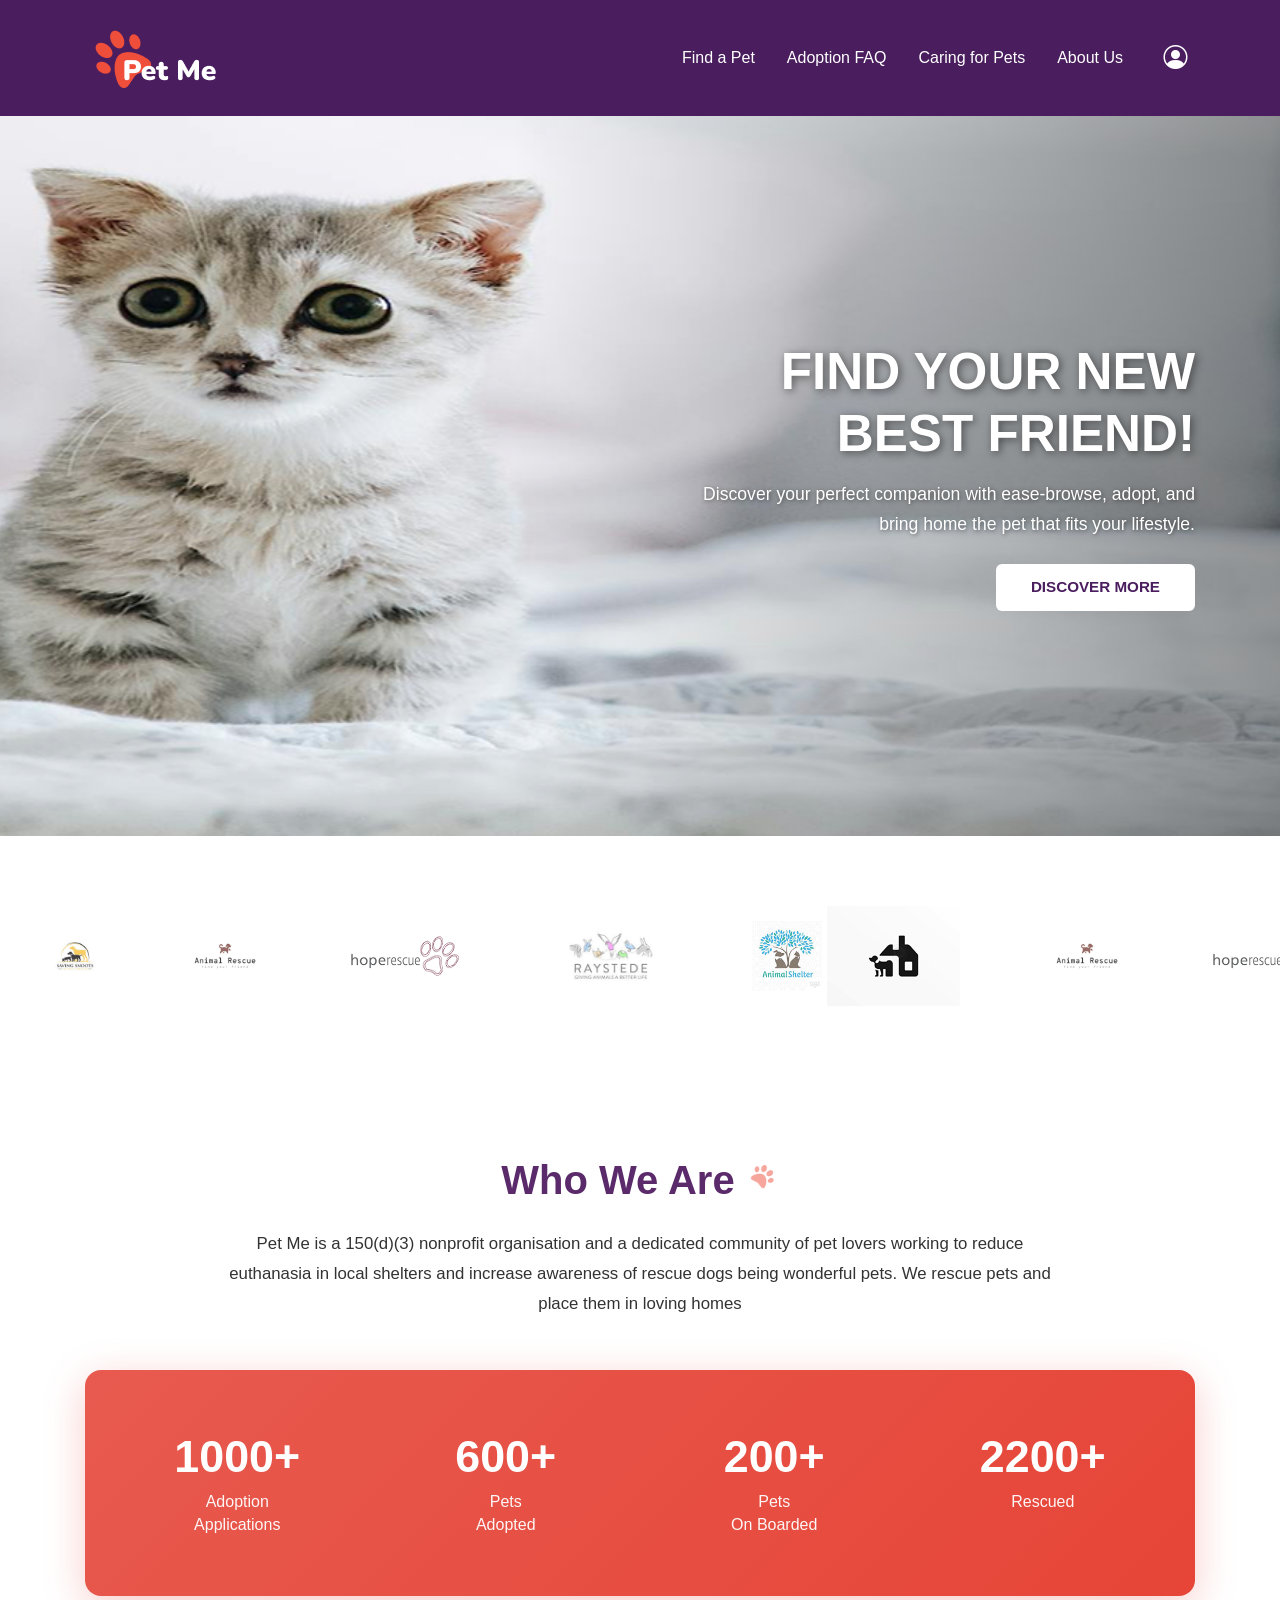
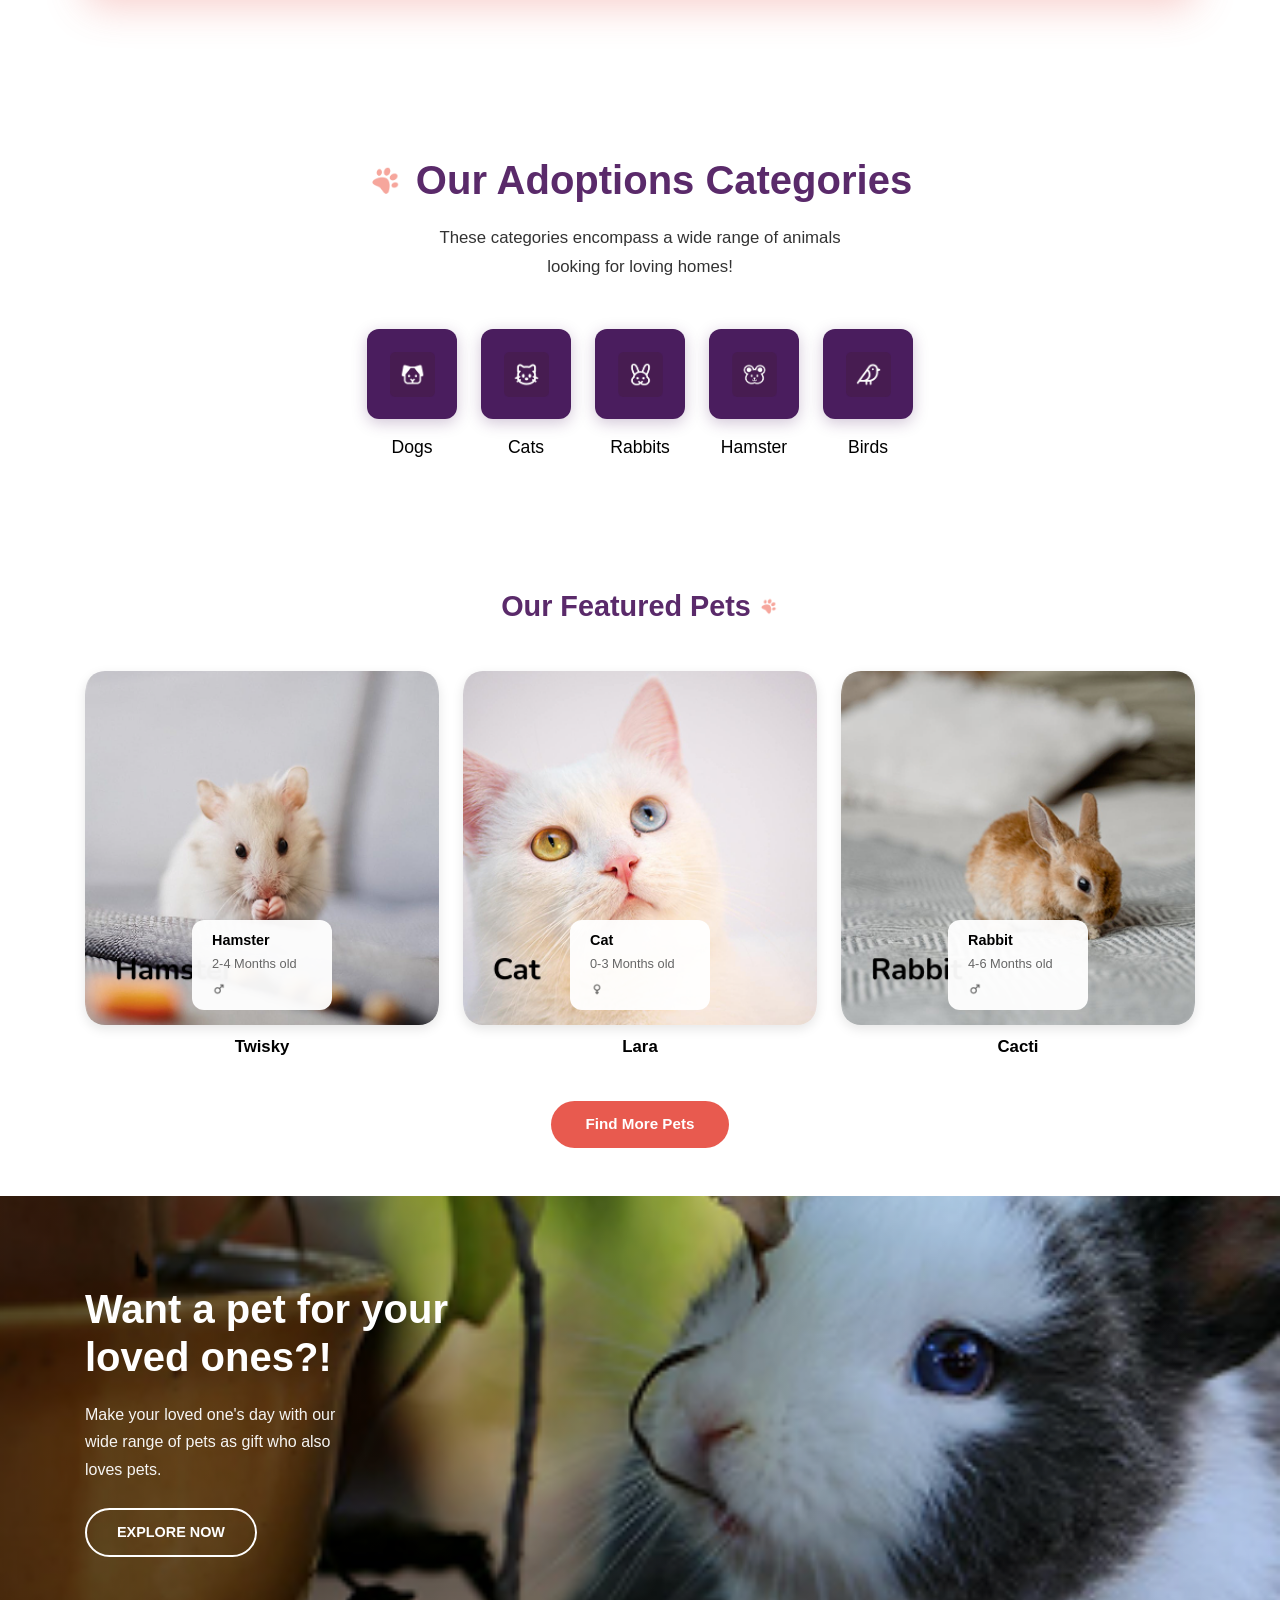
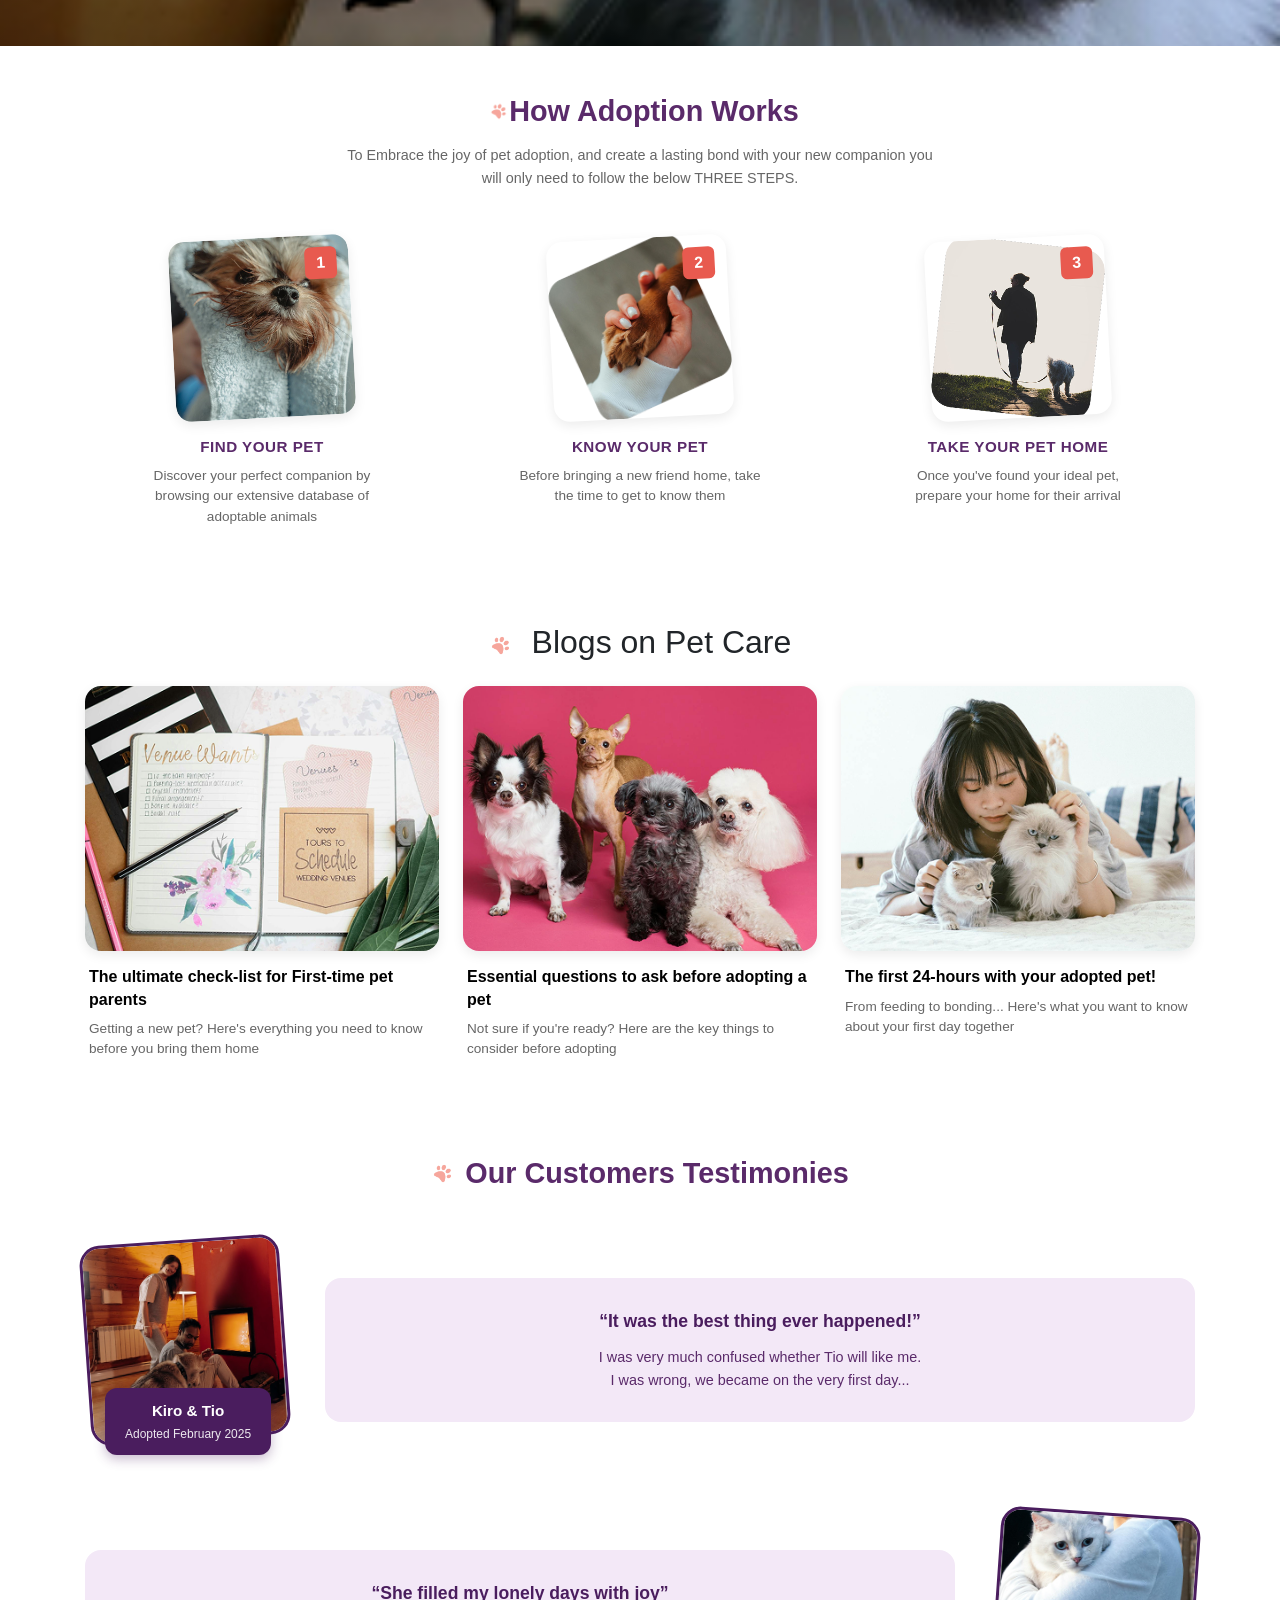
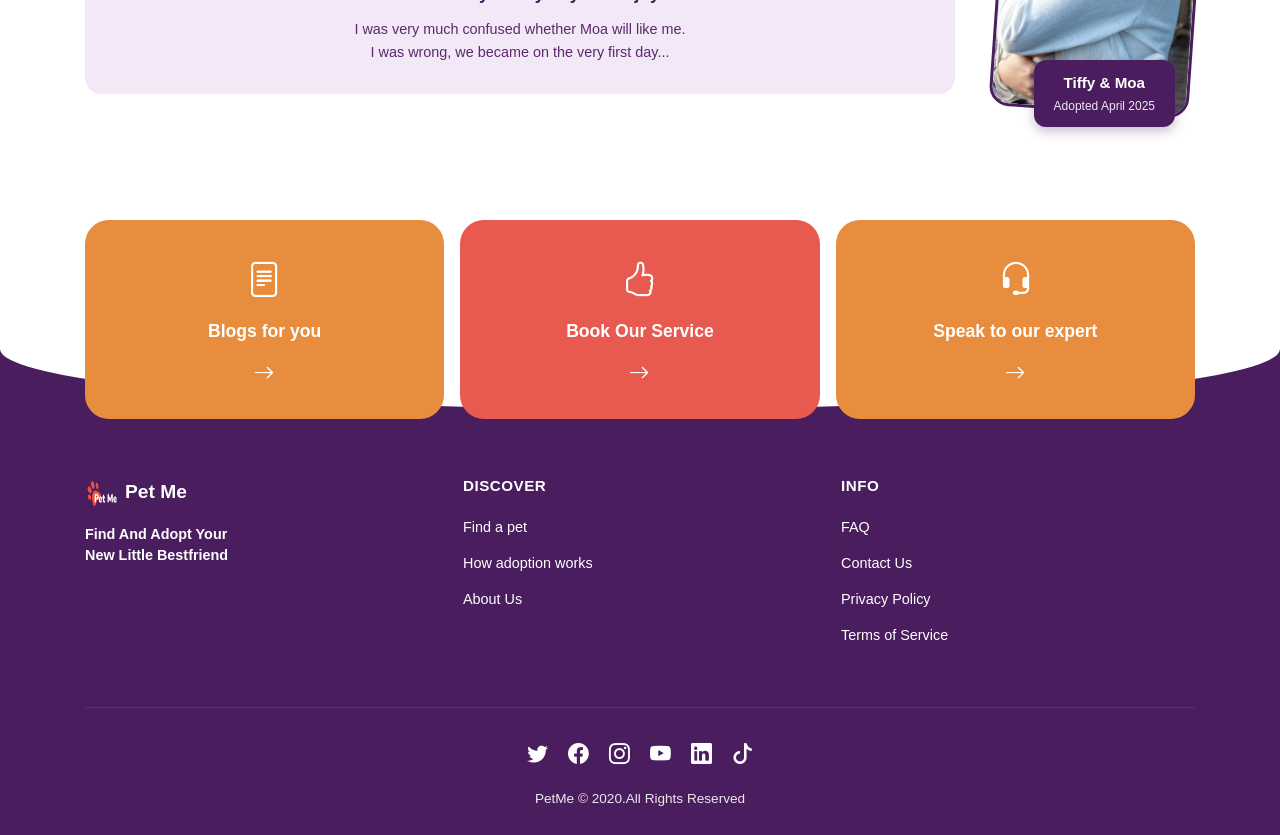
<file: index.html>
<!DOCTYPE html>
<html lang="en">
<head>
  <meta charset="UTF-8">
  <meta name="viewport" content="width=device-width, initial-scale=1.0">
  <title>Pet Me - Home</title>
  <link href="https://cdn.jsdelivr.net/npm/bootstrap@5.3.2/dist/css/bootstrap.min.css" rel="stylesheet">
  <link rel="stylesheet" href="https://cdn.jsdelivr.net/npm/bootstrap-icons@1.11.1/font/bootstrap-icons.css">
  <link rel="stylesheet" href="./pet/css/home.css">
</head>
<body>

  <!-- Navbar -->
 <nav class="navbar navbar-expand-lg navbar-dark navbar-custom py-3">
  <div class="container">
    <a href="./index.html" class="navbar-brand d-flex align-items-center fw-bold">
      <img src="./pet/images/logo.png" alt="Pet Me" height="32" class="me-2">
    </a>
    
    <button class="navbar-toggler" type="button" data-bs-toggle="collapse" data-bs-target="#navbarNav">
      <span class="navbar-toggler-icon"></span>
    </button>
    
    <div class="collapse navbar-collapse" id="navbarNav">
      <ul class="navbar-nav ms-auto align-items-center">
        <li class="nav-item mx-2">
          <a class="nav-link text-white" href="./Pet.html">Find a Pet</a>
        </li>
        <li class="nav-item mx-2">
          <a class="nav-link text-white" href="./Faq.html">Adoption FAQ</a>
        </li>
        <li class="nav-item mx-2">
          <a class="nav-link text-white" href="./caring.html">Caring for Pets</a>
        </li>
        <li class="nav-item mx-2">
          <a class="nav-link text-white" href="./about.html">About Us</a>
        </li>
        <li class="nav-item ms-3">
          <a class="nav-link text-white" href="#">
            <i class="bi bi-person-circle fs-4"></i>
          </a>
        </li>
      </ul>
    </div>
  </div>
</nav>

  <!-- Hero Banner -->
  <section class="hero-section">
    <div class="container-fluid px-0">
      <div class="banner-wrapper">
        <img src="./pet/images/header  image.png" alt="Kitten" class="banner-img">
        <div class="banner-overlay animate-fade-up">
          <div class="container">
            <div class="row justify-content-end">
              <div class="col-lg-6 col-md-8 hero-text text-end">
                <h1 class="mb-3">
                  FIND YOUR NEW<br>BEST FRIEND!
                </h1>
                <p class="mb-4">
                  Discover your perfect companion with ease-browse, adopt, and bring home 
                  the pet that fits your lifestyle.
                </p>
                <button class="btn btn-discover">
                  DISCOVER MORE
                </button>
              </div>
            </div>
          </div>
        </div>
      </div>
    </div>
  </section>

  <!-- Logo Section with Full Width Horizontal Scroll -->
<section class="logo-section">
  <div class="container-fluid px-0">
    <div class="logo-marquee-wrapper">
      <div class="scrolling-logos-track">
        <img src="./pet/images/saving shots logo.png" alt="Saving Shots" class="scroll-logo">
        <img src="./pet/images/animal rescue logo.png" alt="Animal Rescue" class="scroll-logo">
        <img src="./pet/images/hope rescur logo.png" alt="Hope Rescue" class="scroll-logo">
        <img src="./pet/images/ray logo.png" alt="Ray" class="scroll-logo">
        <img src="./pet/images/tree logo.png" alt="Tree" class="scroll-logo">
        <img src="./pet/images/saving shots logo.png" alt="Saving Shots" class="scroll-logo">
        <img src="./pet/images/animal rescue logo.png" alt="Animal Rescue" class="scroll-logo">
        <img src="./pet/images/hope rescur logo.png" alt="Hope Rescue" class="scroll-logo">
        <img src="./pet/images/ray logo.png" alt="Ray" class="scroll-logo">
        <img src="./pet/images/tree logo.png" alt="Tree" class="scroll-logo">
      </div>
      
      <div class="house-overlay">
        <img src="./pet/images/black house logo.png" alt="Dog" class="dog-img">
      </div>
    </div>
  </div>
</section>

  <!-- Who We Are Section -->
  <section class="who-we-are-section">
    <div class="container">
      <div class="text-center mb-5">
        <h2 class="who-we-are-title">
          Who We Are 
          <img src="./pet/images/paw icon.png" alt="Paw" class="paw-img">
        </h2>
        <p class="who-we-are-text mx-auto">
          Pet Me is a 150(d)(3) nonprofit organisation and a dedicated community of pet 
          lovers working to reduce euthanasia in local shelters and increase awareness of 
          rescue dogs being wonderful pets. We rescue pets and place them in loving 
          homes
        </p>
      </div>

      <div class="stats-card">
        <div class="row text-center">
          <div class="col-6 col-md-3 stat-item">
            <h3 class="stat-number">1000+</h3>
            <p class="stat-label">Adoption<br>Applications</p>
          </div>
          <div class="col-6 col-md-3 stat-item">
            <h3 class="stat-number">600+</h3>
            <p class="stat-label">Pets<br>Adopted</p>
          </div>
          <div class="col-6 col-md-3 stat-item">
            <h3 class="stat-number">200+</h3>
            <p class="stat-label">Pets<br>On Boarded</p>
          </div>
          <div class="col-6 col-md-3 stat-item">
            <h3 class="stat-number">2200+</h3>
            <p class="stat-label">Rescued</p>
          </div>
        </div>
      </div>
    </div>
  </section>

 <!-- Our Adoptions Categories Section -->
<section class="adoption-categories-section">
  <div class="container">
    <div class="text-center mb-5">
      <h2 class="categories-title">
        <img src="./pet/images/paw icon.png" alt="Paw" class="paw-img-title">
        Our Adoptions Categories
      </h2>
      <p class="categories-subtitle">
        These categories encompass a wide range of animals<br>
        looking for loving homes!
      </p>
    </div>

    <div class="row justify-content-center g-4">
      <div class="col-auto">
        <a href="dogadoption.html" class="category-card">
          <div class="category-icon-box">
            <img src="./pet/images/dogs icon.png" alt="Dogs" class="category-icon">
          </div>
          <p class="category-name">Dogs</p>
        </a>
      </div>

      <div class="col-auto">
        <a href="catadoption.html" class="category-card">
          <div class="category-icon-box">
            <img src="./pet/images/cats icon.png" alt="Cats" class="category-icon">
          </div>
          <p class="category-name">Cats</p>
        </a>
      </div>

      <div class="col-auto">
        <a href="rabbitadoption.html" class="category-card">
          <div class="category-icon-box">
            <img src="./pet/images/rabbits icon.png" alt="Rabbits" class="category-icon">
          </div>
          <p class="category-name">Rabbits</p>
        </a>
      </div>

      <div class="col-auto">
        <a href="hamsteradoption.html" class="category-card">
          <div class="category-icon-box">
            <img src="./pet/images/hamster icon.png" alt="Hamster" class="category-icon">
          </div>
          <p class="category-name">Hamster</p>
        </a>
      </div>

      <div class="col-auto">
        <a href="birdadoption.html" class="category-card">
          <div class="category-icon-box">
            <img src="./pet/images/birds icon.png" alt="Birds" class="category-icon">
          </div>
          <p class="category-name">Birds</p>
        </a>
      </div>
    </div>
  </div>
</section>
<!-- Our Featured Pets Section -->
<section class="featured-pets-section py-5">
  <div class="container">
    <div class="text-center mb-5">
      <h2 class="section-title-featured">
        Our Featured Pets
        <img src="./pet/images/paw icon.png" alt="Paw" class="paw-icon-featured">
      </h2>
    </div>

    <div class="row justify-content-center g-4 mb-4">
      
      <!-- Hamster -->
      <div class="col-12 col-sm-6 col-lg-4">
        <a href="hamsteradoption.html" class="featured-pet-card">
          <div class="featured-pet-img-wrapper">
            <img src="./pet/images/home feature image 1.png" alt="" class="featured-pet-img">
            <div class="pet-info-overlay">
              <div class="pet-type">Hamster</div>
              <div class="pet-age-info">2-4 Months old</div>
              <img src="./pet/images/male icon.png" alt="male" class="pet-gender-icon-overlay">
            </div>
          </div>
          <h5 class="featured-pet-name">Twisky</h5>
        </a>
      </div>

      <!-- Cat -->
      <div class="col-12 col-sm-6 col-lg-4">
        <a href="catadoption.html" class="featured-pet-card">
          <div class="featured-pet-img-wrapper">
            <img src="./pet/images/Home featured image 2.png" alt="Cat" class="featured-pet-img">
            <div class="pet-info-overlay">
              <div class="pet-type">Cat</div>
              <div class="pet-age-info">0-3 Months old</div>
              <img src="./pet/images/female icon.png" alt="female" class="pet-gender-icon-overlay">
            </div>
          </div>
          <h5 class="featured-pet-name">Lara</h5>
        </a>
      </div>

      <!-- Rabbit -->
      <div class="col-12 col-sm-6 col-lg-4">
        <a href="rabbitadoption.html" class="featured-pet-card">
          <div class="featured-pet-img-wrapper">
            <img src="./pet/images/home featured image 3.png" alt="Rabbit" class="featured-pet-img">
            <div class="pet-info-overlay">
              <div class="pet-type">Rabbit</div>
              <div class="pet-age-info">4-6 Months old</div>
              <img src="./pet/images/male icon.png" alt="male" class="pet-gender-icon-overlay">
            </div>
          </div>
          <h5 class="featured-pet-name">Cacti</h5>
        </a>
      </div>

    </div>

    <div class="text-center">
      <a href="dogadoption.html" class="btn-find-more">Find More Pets</a>
    </div>
  </div>
</section>

<!-- Want a pet for your loved ones Banner -->
<section class="gift-banner-section">
  <div class="container-fluid p-0">
    <div class="gift-banner">
      <div class="container">
        <div class="row align-items-center">
          <div class="col-12 col-lg-6">
            <div class="gift-banner-content">
              <h2 class="gift-banner-title">Want a pet for your<br>loved ones?!</h2>
              <p class="gift-banner-text">
                Make your loved one's day with our<br>
                wide range of pets as gift who also<br>
                loves pets.
              </p>
              <a href="#" class="btn-explore">EXPLORE NOW</a>
            </div>
          </div>
        </div>
      </div>
    </div>
  </div>
</section>
<!-- How Adoption Works Section -->
<section class="how-adoption-section py-5">
  <div class="container">
    <div class="text-center mb-3">
      <h2 class="section-title-featured">
        <img src="./pet/images/paw icon.png" alt="Paw" class="paw-icon-featured">
        How Adoption Works
      </h2>
      <p class="how-subtitle">
        To Embrace the joy of pet adoption, and create a lasting bond with your new companion you<br>
        will only need to follow the below THREE STEPS.
      </p>
    </div>

    <div class="row justify-content-center g-4 mt-4">
      
      <!-- Step 1 -->
      <div class="col-12 col-md-4">
        <div class="adoption-step-card">
          <div class="step-img-wrapper-adoption">
            <img src="./pet/images/find your pet.png" alt="Find Your Pet" class="step-img-adoption">
            <span class="step-number-adoption">1</span>
          </div>
          <h4 class="step-title-adoption">FIND YOUR PET</h4>
          <p class="step-desc-adoption">
            Discover your perfect companion by browsing our extensive database of adoptable animals
          </p>
        </div>
      </div>

      <!-- Step 2 -->
      <div class="col-12 col-md-4">
        <div class="adoption-step-card">
          <div class="step-img-wrapper-adoption">
            <img src="./pet/images/know your pet.png" alt="Know Your Pet" class="step-img-adoption">
            <span class="step-number-adoption">2</span>
          </div>
          <h4 class="step-title-adoption">KNOW YOUR PET</h4>
          <p class="step-desc-adoption">
            Before bringing a new friend home, take the time to get to know them
          </p>
        </div>
      </div>

      <!-- Step 3 -->
      <div class="col-12 col-md-4">
        <div class="adoption-step-card">
          <div class="step-img-wrapper-adoption">
            <img src="./pet/images/take your pet.png" alt="Take Your Pet Home" class="step-img-adoption">
            <span class="step-number-adoption">3</span>
          </div>
          <h4 class="step-title-adoption">TAKE YOUR PET HOME</h4>
          <p class="step-desc-adoption">
            Once you've found your ideal pet, prepare your home for their arrival
          </p>
        </div>
      </div>

    </div>
  </div>
</section>


  <!-- Blogs on Pet Care Section -->
  <section class="blogs-section py-5">
    <div class="container">
      <div class="text-center mb-4">
        <h2 class="section-title">
          <img src="./pet/images/paw icon.png" alt="Paw" class="paw-icon-title">
          Blogs on Pet Care
        </h2>
      </div>

      <div class="row g-4 justify-content-center">
        
        <!-- Blog 1 -->
        <div class="col-12 col-md-6 col-lg-4">
          <a href="./checklist.html" class="blog-card">
            <div class="blog-img-wrapper">
              <img src="./pet/images/blog 1.png" alt="Blog 1" class="blog-img">
            </div>
            <div class="blog-info">
              <h5 class="blog-title">The ultimate check-list for First-time pet parents</h5>
              <p class="blog-desc">Getting a new pet? Here's everything you need to know before you bring them home</p>
            </div>
          </a>
        </div>

        <!-- Blog 2 -->
        <div class="col-12 col-md-6 col-lg-4">
          <a href="./checklist.html" class="blog-card">
            <div class="blog-img-wrapper">
              <img src="./pet/images/blog 2.png" alt="Blog 2" class="blog-img">
            </div>
            <div class="blog-info">
              <h5 class="blog-title">Essential questions to ask before adopting a pet</h5>
              <p class="blog-desc">Not sure if you're ready? Here are the key things to consider before adopting</p>
            </div>
          </a>
        </div>

        <!-- Blog 3 -->
        <div class="col-12 col-md-6 col-lg-4">
          <a href="./checklist.html" class="blog-card">
            <div class="blog-img-wrapper">
              <img src="./pet/images/blog 3.png" alt="Blog 3" class="blog-img">
            </div>
            <div class="blog-info">
              <h5 class="blog-title">The first 24-hours with your adopted pet!</h5>
              <p class="blog-desc">From feeding to bonding... Here's what you want to know about your first day together</p>
            </div>
          </a>
        </div>

      </div>
    </div>
  </section>

<!-- Our Customers Testimonies Section -->
<section class="testimonies-section py-5">
  <div class="container">
    
    <!-- Title -->
    <div class="text-center mb-5">
      <h2 class="testimonies-title">
        <img src="./pet/images/paw icon.png" alt="Paw" class="paw-icon-title">
        Our Customers Testimonies
      </h2>
    </div>

    <!-- Testimonial 1 - Left Image -->
    <div class="row mb-5 pb-4">
      <div class="col-12">
        <div class="testimonial-item testimonial-left">
          <div class="testimonial-img-container">
            <div class="testimonial-img-wrapper">
              <img src="./pet/images/testimonies 1.png" alt="Kiro & Tio" class="testimonial-img">
            </div>
            <div class="testimonial-name-tag">
              <div class="name-tag-name">Kiro & Tio</div>
              <div class="name-tag-date">Adopted February 2025</div>
            </div>
          </div>
          <div class="testimonial-content">
            <div class="testimonial-quote-box">
              <p class="testimonial-quote">“It was the best thing ever happened!”</p>
              <p class="testimonial-text">
                I was very much confused whether Tio will like me.<br>
                I was wrong, we became on the very first day...
              </p>
            </div>
          </div>
        </div>
      </div>
    </div>

    <!-- Testimonial 2 - Right Image -->
    <div class="row">
      <div class="col-12">
        <div class="testimonial-item testimonial-right">
          <div class="testimonial-content">
            <div class="testimonial-quote-box">
              <p class="testimonial-quote">“She filled my lonely days with joy”</p>
              <p class="testimonial-text">
                I was very much confused whether Moa will like me.<br>
                I was wrong, we became on the very first day...
              </p>
            </div>
          </div>
          <div class="testimonial-img-container">
            <div class="testimonial-img-wrapper">
              <img src="./pet/images/testimonies 2.png" alt="Tiffy & Moa" class="testimonial-img">
            </div>
            <div class="testimonial-name-tag">
              <div class="name-tag-name">Tiffy & Moa</div>
              <div class="name-tag-date">Adopted April 2025</div>
            </div>
          </div>
        </div>
      </div>
    </div>

  </div>
</section>
  <!-- Footer with Service Cards -->
<footer class="footer-main">
  
  <!-- Top Service Cards -->
  <div class="footer-cards-section">
    <div class="container">
      <div class="row g-3 justify-content-center">
        
        <!-- Blogs for you -->
        <div class="col-12 col-md-4">
          <a href="./caring.html" class="footer-service-card footer-card-orange">
            <i class="bi bi-file-text footer-card-icon"></i>
            <h5 class="footer-card-title">Blogs for you</h5>
            <i class="bi bi-arrow-right footer-card-arrow"></i>
          </a>
        </div>

        <!-- Book Our Service -->
        <div class="col-12 col-md-4">
          <a href="./Pet.html" class="footer-service-card footer-card-red">
            <i class="bi bi-hand-thumbs-up footer-card-icon"></i>
            <h5 class="footer-card-title">Book Our Service</h5>
            <i class="bi bi-arrow-right footer-card-arrow"></i>
          </a>
        </div>

        <!-- Speak to our expert -->
        <div class="col-12 col-md-4">
          <a href="about.html" class="footer-service-card footer-card-orange">
            <i class="bi bi-headset footer-card-icon"></i>
            <h5 class="footer-card-title">Speak to our expert</h5>
            <i class="bi bi-arrow-right footer-card-arrow"></i>
          </a>
        </div>

      </div>
    </div>
  </div>

  <!-- Main Footer -->
  <div class="footer-bottom-section">
    <div class="container">
      <div class="row py-5">
        
        <!-- Logo Column -->
        <div class="col-12 col-md-4 mb-4 mb-md-0">
          <div class="footer-logo-wrap">
            <img src="./pet/images/logo.png" alt="Pet Me" class="footer-logo">
            <span class="footer-logo-text">Pet Me</span>
          </div>
          <p class="footer-tagline">Find And Adopt Your<br>New Little Bestfriend</p>
        </div>

        <!-- Discover Column -->
        <div class="col-6 col-md-4 mb-4 mb-md-0">
          <h5 class="footer-heading">DISCOVER</h5>
          <ul class="footer-links">
            <li><a href="dogadoption.html">Find a pet</a></li>
            <li><a href="#">How adoption works</a></li>
            <li><a href="aboutus.html">About Us</a></li>
          </ul>
        </div>

        <!-- Info Column -->
        <div class="col-6 col-md-4">
          <h5 class="footer-heading">INFO</h5>
          <ul class="footer-links">
            <li><a href="./Faq.html">FAQ</a></li>
            <li><a href="contact.html">Contact Us</a></li>
            <li><a href="#">Privacy Policy</a></li>
            <li><a href="#">Terms of Service</a></li>
          </ul>
        </div>

      </div>

      <!-- Social Icons -->
      <div class="row">
        <div class="col-12">
          <div class="social-icons">
            <a href="#" class="social-link"><i class="bi bi-twitter"></i></a>
            <a href="#" class="social-link"><i class="bi bi-facebook"></i></a>
            <a href="#" class="social-link"><i class="bi bi-instagram"></i></a>
            <a href="#" class="social-link"><i class="bi bi-youtube"></i></a>
            <a href="#" class="social-link"><i class="bi bi-linkedin"></i></a>
            <a href="#" class="social-link"><i class="bi bi-tiktok"></i></a>
          </div>
        </div>
      </div>

      <!-- Copyright -->
      <div class="row">
        <div class="col-12">
          <p class="footer-copyright">PetMe © 2020.All Rights Reserved</p>
        </div>
      </div>

    </div>
  </div>

</footer>
  <script src="https://cdn.jsdelivr.net/npm/bootstrap@5.3.2/dist/js/bootstrap.bundle.min.js"></script>
</body>
</html>
</file>
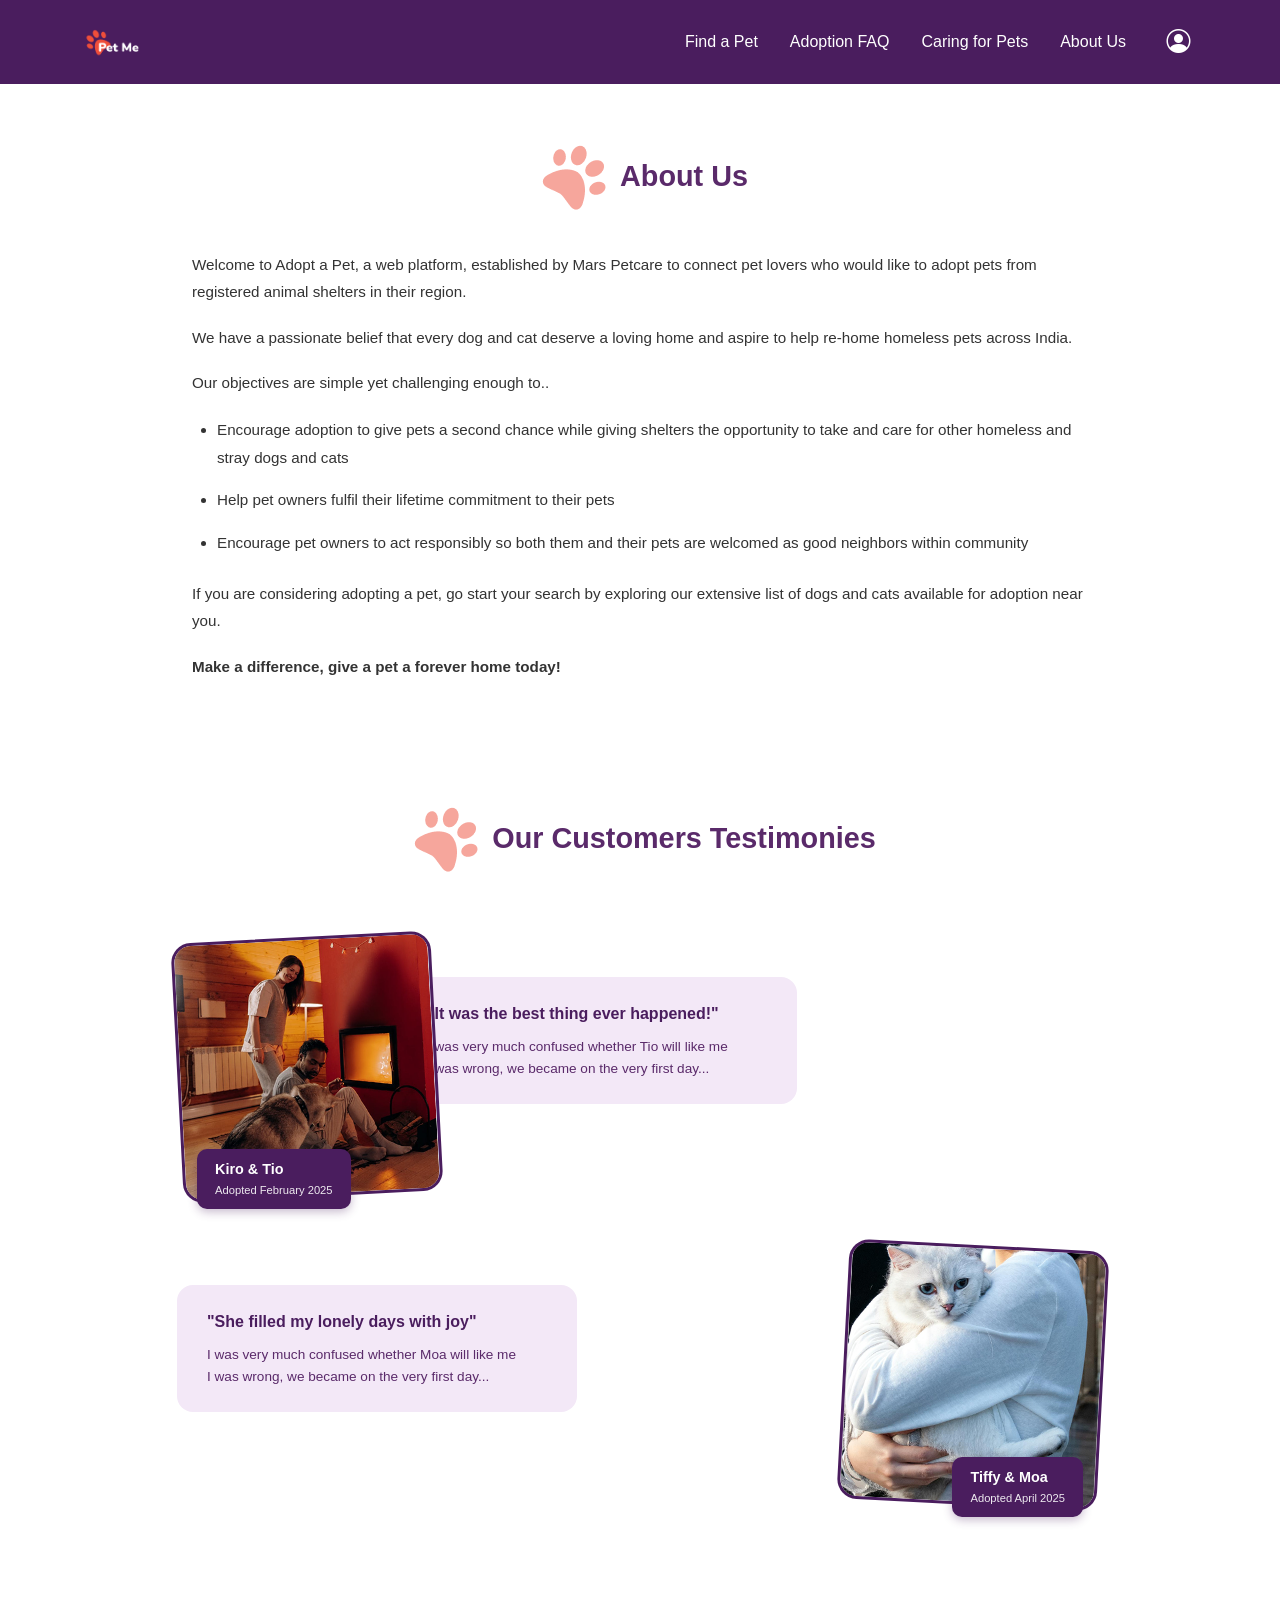
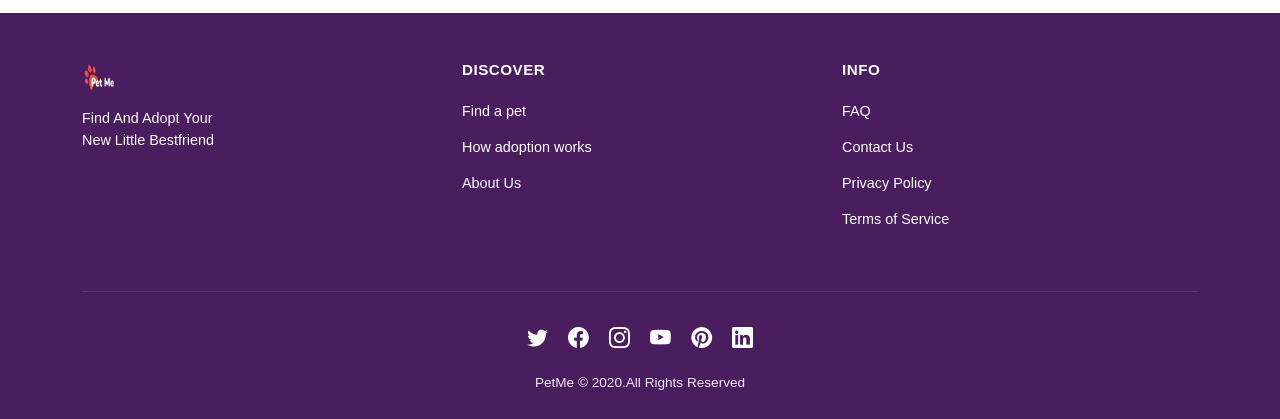
<file: about.html>
<!DOCTYPE html>
<html lang="en">
<head>
  <meta charset="UTF-8">
  <meta name="viewport" content="width=device-width, initial-scale=1.0">
  <title>Pet Me - ABOUT</title>
  <link href="https://cdn.jsdelivr.net/npm/bootstrap@5.3.2/dist/css/bootstrap.min.css" rel="stylesheet">
  <link rel="stylesheet" href="https://cdn.jsdelivr.net/npm/bootstrap-icons@1.11.1/font/bootstrap-icons.css">
  <link rel="stylesheet" href="./pet/css/about.css">
</head>
<body>


<!-- Navbar -->
 <nav class="navbar navbar-expand-lg navbar-dark navbar-custom py-3">
  <div class="container">
    <a href="./index.html" class="navbar-brand d-flex align-items-center fw-bold">
      <img src="./pet/images/logo.png" alt="Pet Me" height="32" class="me-2">
    </a>
    
    <button class="navbar-toggler" type="button" data-bs-toggle="collapse" data-bs-target="#navbarNav">
      <span class="navbar-toggler-icon"></span>
    </button>
    
    <div class="collapse navbar-collapse" id="navbarNav">
      <ul class="navbar-nav ms-auto align-items-center">
        <li class="nav-item mx-2">
          <a class="nav-link text-white" href="./Pet.html">Find a Pet</a>
        </li>
        <li class="nav-item mx-2">
          <a class="nav-link text-white" href="./Faq.html">Adoption FAQ</a>
        </li>
        <li class="nav-item mx-2">
          <a class="nav-link text-white" href="./caring.html">Caring for Pets</a>
        </li>
        <li class="nav-item mx-2">
          <a class="nav-link text-white" href="./about.html">About Us</a>
        </li>
        <li class="nav-item ms-3">
          <a class="nav-link text-white" href="#">
            <i class="bi bi-person-circle fs-4"></i>
          </a>
        </li>
      </ul>
    </div>
  </div>
</nav>
<!-- About Us Section -->
  <section class="about-section py-5">
    <div class="container">
      <div class="row justify-content-center">
        <div class="col-12 col-lg-10">
          
          <!-- Title -->
          <div class="text-center mb-4">
            <h2 class="about-title">
              <img src="./pet/images/paw icon.png" alt="Paw" class="paw-icon-title">
              About Us
            </h2>
          </div>

          <!-- Content -->
          <div class="about-content">
            <p class="about-text">
              Welcome to Adopt a Pet, a web platform, established by Mars Petcare to connect pet lovers who would like to adopt pets from registered animal shelters in their region.
            </p>

            <p class="about-text">
              We have a passionate belief that every dog and cat deserve a loving home and aspire to help re-home homeless pets across India.
            </p>

            <p class="about-text mb-2">Our objectives are simple yet challenging enough to..</p>

            <ul class="about-list">
              <li>Encourage adoption to give pets a second chance while giving shelters the opportunity to take and care for other homeless and stray dogs and cats</li>
              <li>Help pet owners fulfil their lifetime commitment to their pets</li>
              <li>Encourage pet owners to act responsibly so both them and their pets are welcomed as good neighbors within community</li>
            </ul>

            <p class="about-text mt-4">
              If you are considering adopting a pet, go start your search by exploring our extensive list of dogs and cats available for adoption near you.
            </p>

            <p class="about-text fw-bold">
              Make a difference, give a pet a forever home today!
            </p>
          </div>

        </div>
      </div>
    </div>
  </section>

  <!-- Our Customers Testimonies Section -->
  <section class="testimonies-about-section py-5">
    <div class="container">
      <div class="row justify-content-center">
        <div class="col-12 col-lg-10">
          
          <!-- Title -->
          <div class="text-center mb-5">
            <h2 class="about-title">
              <img src="./pet/images/paw icon.png" alt="Paw" class="paw-icon-title">
              Our Customers Testimonies
            </h2>
          </div>

          <!-- Testimonial 1 -->
          <div class="testimonial-card-about mb-5">
            <div class="testimonial-img-container-about">
              <div class="testimonial-img-wrapper-about">
                <img src="./pet/images/testimonies 1.png" alt="Kiro & Tio" class="testimonial-img-about">
              </div>
              <div class="testimonial-name-tag-about">
                <div class="name-tag-name-about">Kiro & Tio</div>
                <div class="name-tag-date-about">Adopted February 2025</div>
              </div>
            </div>
            <div class="testimonial-quote-box-about">
              <p class="testimonial-quote-about">"It was the best thing ever happened!"</p>
              <p class="testimonial-text-about">
                I was very much confused whether Tio will like me<br>
                I was wrong, we became on the very first day...
              </p>
            </div>
          </div>

          <!-- Testimonial 2 -->
          <div class="testimonial-card-about">
            <div class="testimonial-img-container-about testimonial-img-right">
              <div class="testimonial-img-wrapper-about">
                <img src="./pet/images/testimonies 2.png" alt="Tiffy & Moa" class="testimonial-img-about">
              </div>
              <div class="testimonial-name-tag-about">
                <div class="name-tag-name-about">Tiffy & Moa</div>
                <div class="name-tag-date-about">Adopted April 2025</div>
              </div>
            </div>
            <div class="testimonial-quote-box-about">
              <p class="testimonial-quote-about">"She filled my lonely days with joy"</p>
              <p class="testimonial-text-about">
                I was very much confused whether Moa will like me<br>
                I was wrong, we became on the very first day...
              </p>
            </div>
          </div>

        </div>
      </div>
    </div>
  </section>

<!-- Footer -->
<footer class="footer-section">
  <div class="container">
    <div class="row py-5">
      
      <!-- Logo Column -->
      <div class="col-12 col-md-4 mb-4 mb-md-0">
        <div class="footer-logo-wrap">
          <img src="./pet/images/logo.png" alt="Pet Me" class="footer-logo">
          <span class="footer-logo-text"></span>
        </div>
        <p class="footer-tagline">Find And Adopt Your<br>New Little Bestfriend</p>
      </div>

      <!-- Discover Column -->
      <div class="col-6 col-md-4 mb-4 mb-md-0">
        <h5 class="footer-heading">DISCOVER</h5>
        <ul class="footer-links">
          <li><a href="./Pet.html">Find a pet</a></li>
          <li><a href="#">How adoption works</a></li>
          <li><a href="#">About Us</a></li>
        </ul>
      </div>

      <!-- Info Column -->
      <div class="col-6 col-md-4">
        <h5 class="footer-heading">INFO</h5>
        <ul class="footer-links">
          <li><a href="#">FAQ</a></li>
          <li><a href="#">Contact Us</a></li>
          <li><a href="#">Privacy Policy</a></li>
          <li><a href="#">Terms of Service</a></li>
        </ul>
      </div>

    </div>

    <!-- Social Icons -->
    <div class="row">
      <div class="col-12">
        <div class="social-icons">
          <a href="#" class="social-link"><i class="bi bi-twitter"></i></a>
          <a href="#" class="social-link"><i class="bi bi-facebook"></i></a>
          <a href="#" class="social-link"><i class="bi bi-instagram"></i></a>
          <a href="#" class="social-link"><i class="bi bi-youtube"></i></a>
          <a href="#" class="social-link"><i class="bi bi-pinterest"></i></a>
          <a href="#" class="social-link"><i class="bi bi-linkedin"></i></a>
        </div>
      </div>
    </div>

    <!-- Copyright -->
    <div class="row">
      <div class="col-12">
        <p class="footer-copyright">PetMe © 2020.All Rights Reserved</p>
      </div>
    </div>

  </div>
</footer>

<script src="https://cdn.jsdelivr.net/npm/bootstrap@5.3.2/dist/js/bootstrap.bundle.min.js"></script>
</body>
</html>
</file>
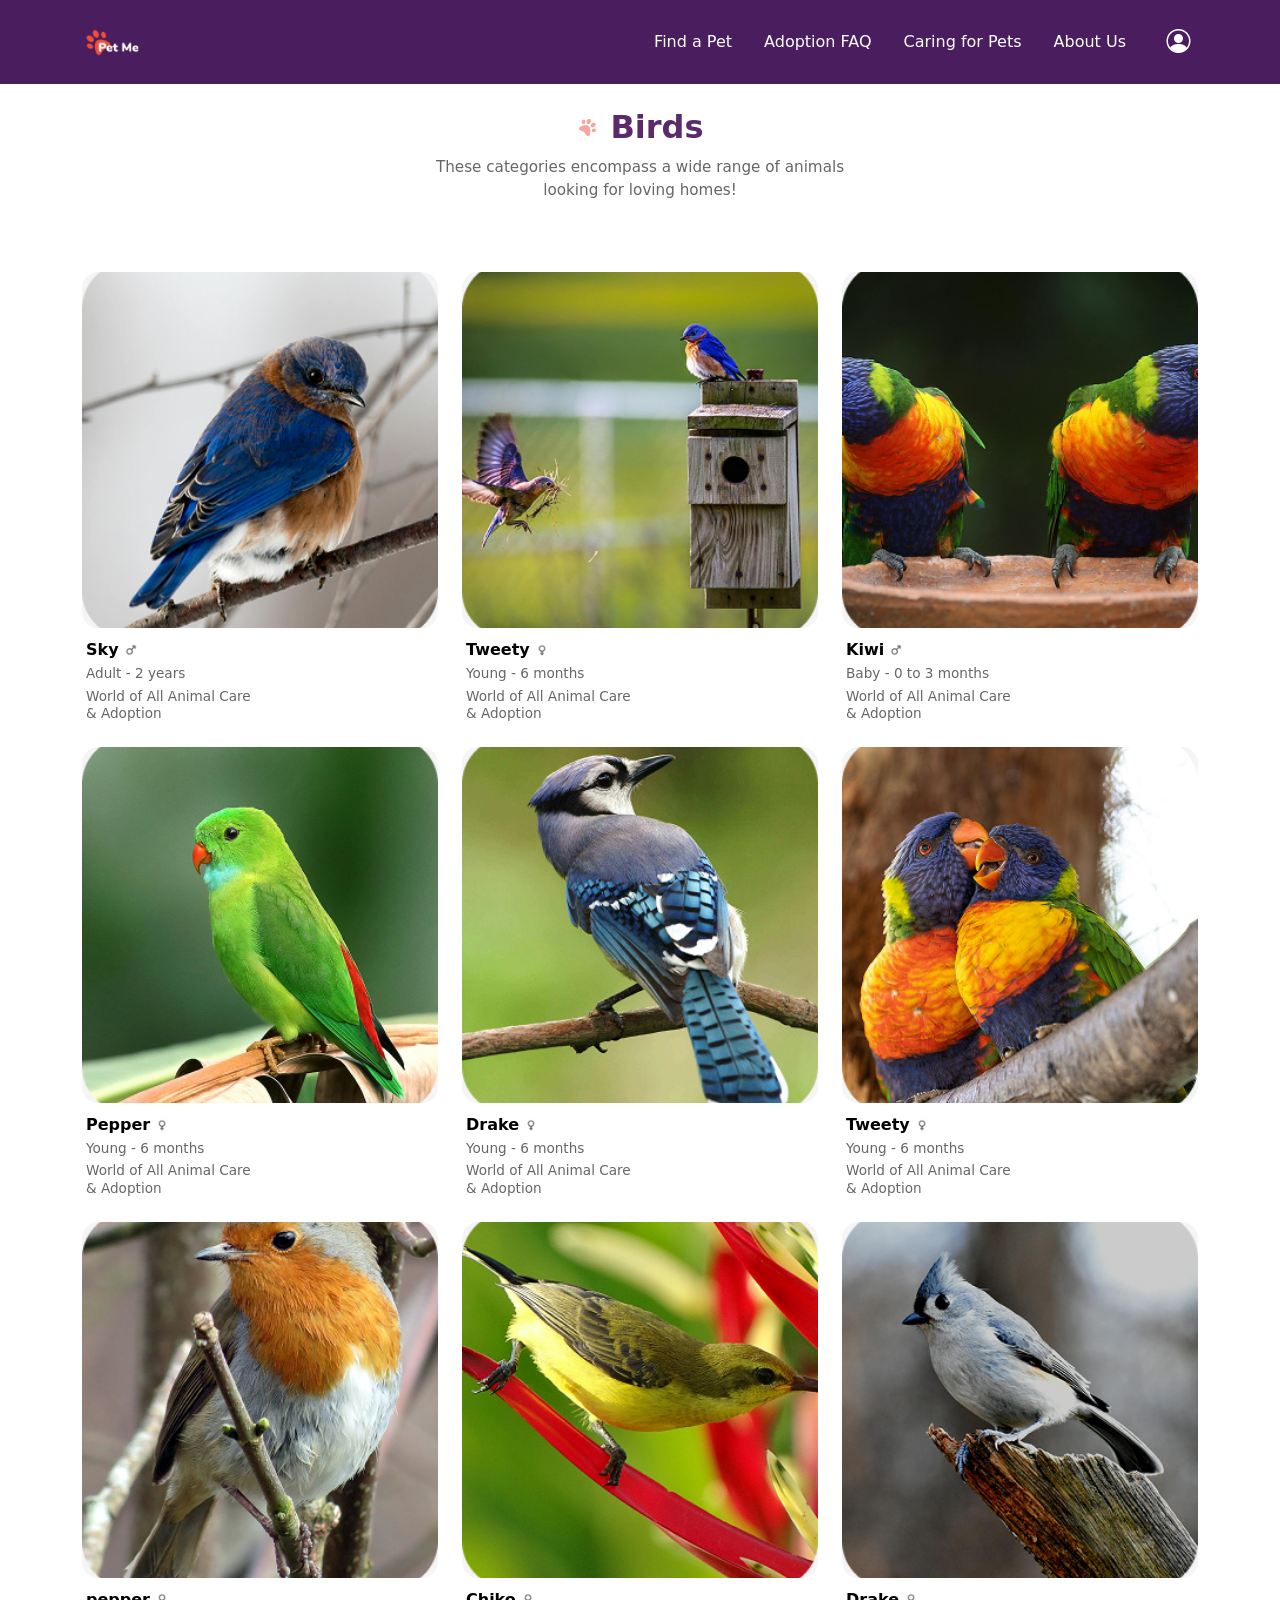
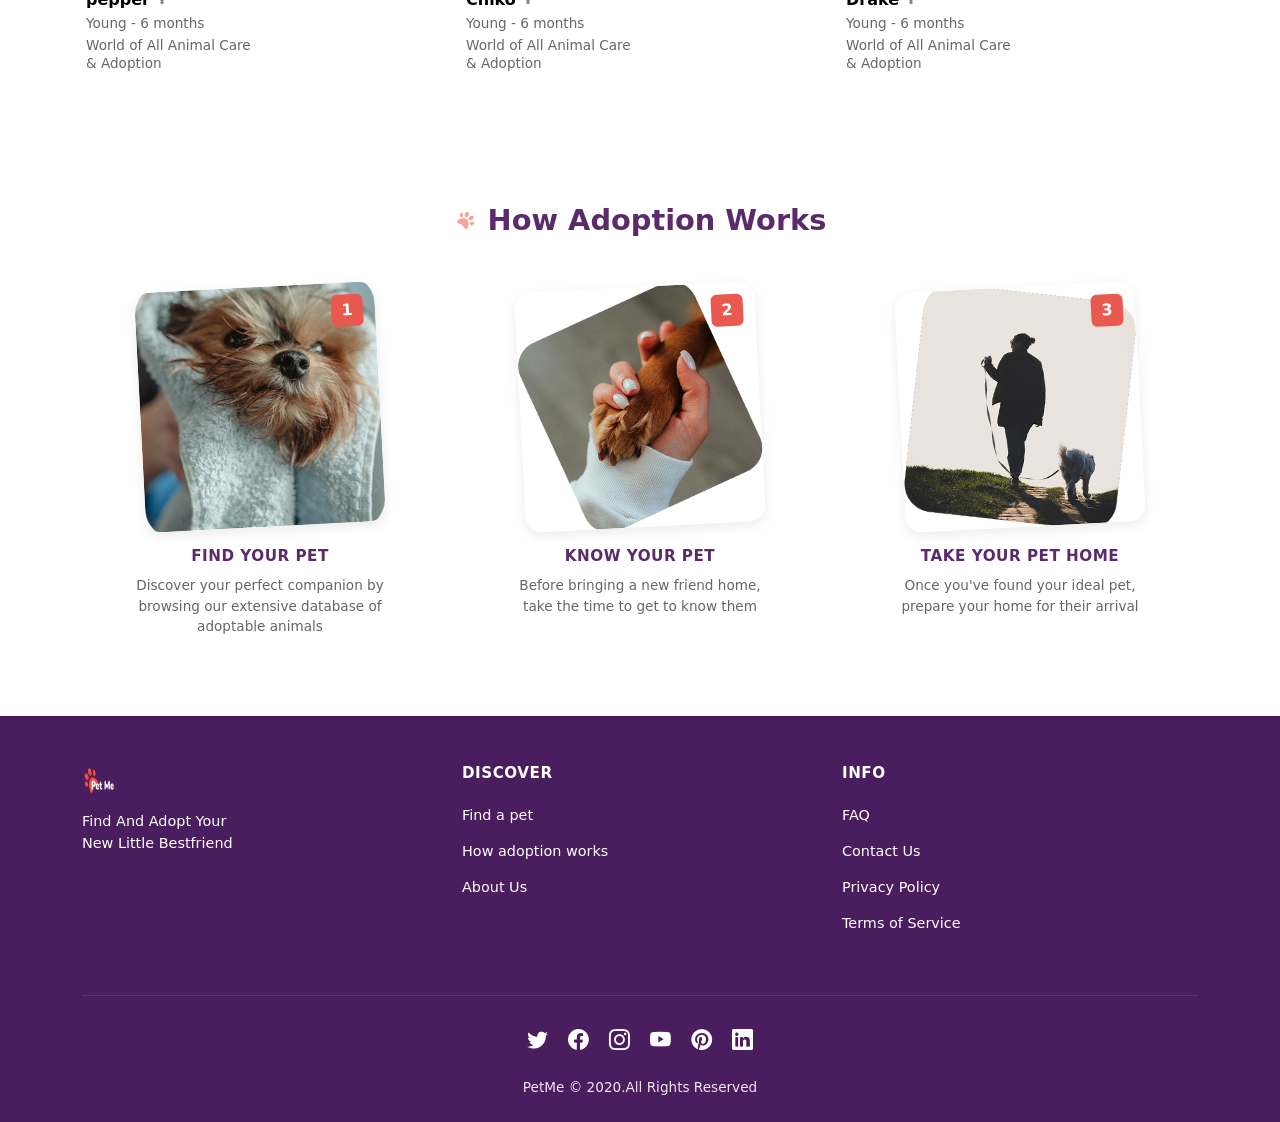
<file: birdadoption.html>
<!DOCTYPE html>
<html lang="en">
<head>
  <meta charset="UTF-8">
  <meta name="viewport" content="width=device-width, initial-scale=1.0">
  <title>Pet Me - Bird Adoption</title>
  <link href="https://cdn.jsdelivr.net/npm/bootstrap@5.3.2/dist/css/bootstrap.min.css" rel="stylesheet">
  <link rel="stylesheet" href="https://cdn.jsdelivr.net/npm/bootstrap-icons@1.11.1/font/bootstrap-icons.css">
  <link rel="stylesheet" href="./pet/css/petadoption.css">
</head>
<body>
  <nav class="navbar navbar-expand-lg navbar-dark navbar-custom py-3">
    <div class="container">
      <a href="./index.html" class="navbar-brand d-flex align-items-center fw-bold">
        <img src="./pet/images/logo.png" alt="Pet Me" height="32" class="me-2">
        
      </a>
      <button class="navbar-toggler" type="button" data-bs-toggle="collapse" data-bs-target="#navbarNav">
        <span class="navbar-toggler-icon"></span>
      </button>
      <div class="collapse navbar-collapse" id="navbarNav">
        <ul class="navbar-nav ms-auto align-items-center">
          <li class="nav-item mx-2"><a class="nav-link text-white" href="./Pet.html">Find a Pet</a></li>
          <li class="nav-item mx-2"><a class="nav-link text-white" href="./Faq.html">Adoption FAQ</a></li>
          <li class="nav-item mx-2"><a class="nav-link text-white" href="./caring.html">Caring for Pets</a></li>
          <li class="nav-item mx-2"><a class="nav-link text-white" href="./about.html">About Us</a></li>
          <li class="nav-item ms-3"><a class="nav-link text-white" href="#"><i class="bi bi-person-circle fs-4"></i></a></li>
        </ul>
      </div>
    </div>
  </nav>

  <section class="page-header text-center py-4">
    <div class="container">
      <h1 class="page-title">
        <img src="./pet/images/paw icon.png" alt="Paw" class="paw-icon">
        Birds
      </h1>
      <p class="page-subtitle">
        These categories encompass a wide range of animals<br>
        looking for loving homes!
      </p>
    </div>
  </section>

  <section class="pet-adoption-section">
    <div class="container">
      <div class="row g-4">
        
        <div class="col-12 col-sm-6 col-lg-4">
          <a href="/bird/1" class="pet-card">
            <div class="pet-img-wrapper">
              <img src="./pet/images/birds 1.png" alt="Sky" class="pet-card-img">
            </div>
            <div class="pet-info">
              <h5 class="pet-name">Sky <img src="./pet/images/male icon.png" alt="male" class="pet-gender-icon"></h5>
              <p class="pet-age">Adult - 2 years</p>
              <p class="pet-org">World of All Animal Care<br>& Adoption</p>
            </div>
          </a>
        </div>

        <div class="col-12 col-sm-6 col-lg-4">
          <a href="/bird/2" class="pet-card">
            <div class="pet-img-wrapper">
              <img src="./pet/images/birds 2.png" alt="Tweety" class="pet-card-img">
            </div>
            <div class="pet-info">
              <h5 class="pet-name">Tweety <img src="./pet/images/female icon.png" alt="female" class="pet-gender-icon"></h5>
              <p class="pet-age">Young - 6 months</p>
              <p class="pet-org">World of All Animal Care<br>& Adoption</p>
            </div>
          </a>
        </div>

        <div class="col-12 col-sm-6 col-lg-4">
          <a href="/bird/3" class="pet-card">
            <div class="pet-img-wrapper">
              <img src="./pet/images/birds 3.png" alt="Kiwi" class="pet-card-img">
            </div>
            <div class="pet-info">
              <h5 class="pet-name">Kiwi <img src="./pet/images/male icon.png" alt="male" class="pet-gender-icon"></h5>
              <p class="pet-age">Baby - 0 to 3 months</p>
              <p class="pet-org">World of All Animal Care<br>& Adoption</p>
            </div>
          </a>
        </div>
         <div class="col-12 col-sm-6 col-lg-4">
          <a href="/bird/4" class="pet-card">
            <div class="pet-img-wrapper">
              <img src="./pet/images/birds 4.png" alt="Tweety" class="pet-card-img">
            </div>
            <div class="pet-info">
              <h5 class="pet-name">Pepper <img src="./pet/images/female icon.png" alt="female" class="pet-gender-icon"></h5>
              <p class="pet-age">Young - 6 months</p>
              <p class="pet-org">World of All Animal Care<br>& Adoption</p>
            </div>
          </a>
        </div>
         <div class="col-12 col-sm-6 col-lg-4">
          <a href="/bird/5" class="pet-card">
            <div class="pet-img-wrapper">
              <img src="./pet/images/birds 5.png" alt="Tweety" class="pet-card-img">
            </div>
            <div class="pet-info">
              <h5 class="pet-name">Drake <img src="./pet/images/female icon.png"female" class="pet-gender-icon"></h5>
              <p class="pet-age">Young - 6 months</p>
              <p class="pet-org">World of All Animal Care<br>& Adoption</p>
            </div>
          </a>
        </div>
         <div class="col-12 col-sm-6 col-lg-4">
          <a href="/bird/6" class="pet-card">
            <div class="pet-img-wrapper">
              <img src="./pet/images/birds 6.png" alt="Tweety" class="pet-card-img">
            </div>
            <div class="pet-info">
              <h5 class="pet-name">Tweety <img src="./pet/images/female icon.png" alt="female" class="pet-gender-icon"></h5>
              <p class="pet-age">Young - 6 months</p>
              <p class="pet-org">World of All Animal Care<br>& Adoption</p>
            </div>
          </a>
        </div>
         <div class="col-12 col-sm-6 col-lg-4">
          <a href="/bird/7" class="pet-card">
            <div class="pet-img-wrapper">
              <img src="./pet/images/birds 7.png" alt="Tweety" class="pet-card-img">
            </div>
            <div class="pet-info">
              <h5 class="pet-name">pepper <img src="./pet/images/female icon.png" alt="female" class="pet-gender-icon"></h5>
              <p class="pet-age">Young - 6 months</p>
              <p class="pet-org">World of All Animal Care<br>& Adoption</p>
            </div>
          </a>
        </div>
         <div class="col-12 col-sm-6 col-lg-4">
          <a href="/bird/8" class="pet-card">
            <div class="pet-img-wrapper">
              <img src="./pet/images/birds 8.png" alt="Tweety" class="pet-card-img">
            </div>
            <div class="pet-info">
              <h5 class="pet-name">Chiko <img src="./pet/images/female icon.png" alt="female" class="pet-gender-icon"></h5>
              <p class="pet-age">Young - 6 months</p>
              <p class="pet-org">World of All Animal Care<br>& Adoption</p>
            </div>
          </a>
        </div>
         <div class="col-12 col-sm-6 col-lg-4">
          <a href="/bird/9" class="pet-card">
            <div class="pet-img-wrapper">
              <img src="./pet/images/birds 9.png" alt="Tweety" class="pet-card-img">
            </div>
            <div class="pet-info">
              <h5 class="pet-name">Drake <img src="./pet/images/female icon.png" alt="female" class="pet-gender-icon"></h5>
              <p class="pet-age">Young - 6 months</p>
              <p class="pet-org">World of All Animal Care<br>& Adoption</p>
            </div>
          </a>
        </div>

      </div>
    </div>
  </section>
<!-- How Adoption Works Section -->
  <section class="how-it-works-section">
    <div class="container">
      <div class="text-center mb-5">
        <h2 class="how-title">
          <img src="./pet/images/paw icon.png" alt="Paw" class="paw-img-title">
          How Adoption Works
        </h2>
      </div>

      <div class="row justify-content-center g-4">
        <div class="col-12 col-md-4">
          <div class="step-card">
            <div class="step-img-wrapper">
              <img src="./pet/images/find your pet.png" alt="Step 1" class="step-img">
              <span class="step-number">1</span>
            </div>
            <h4 class="step-title">FIND YOUR PET</h4>
            <p class="step-desc">
              Discover your perfect companion by browsing our extensive database of adoptable animals
            </p>
          </div>
        </div>

        <div class="col-12 col-md-4">
          <div class="step-card">
            <div class="step-img-wrapper">
              <img src="./pet/images/know your pet.png" alt="Step 2" class="step-img">
              <span class="step-number">2</span>
            </div>
            <h4 class="step-title">KNOW YOUR PET</h4>
            <p class="step-desc">
              Before bringing a new friend home, take the time to get to know them
            </p>
          </div>
        </div>

        <div class="col-12 col-md-4">
          <div class="step-card">
            <div class="step-img-wrapper">
              <img src="./pet/images/take your pet.png" alt="Step 3" class="step-img">
              <span class="step-number">3</span>
            </div>
            <h4 class="step-title">TAKE YOUR PET HOME</h4>
            <p class="step-desc">
              Once you've found your ideal pet, prepare your home for their arrival
            </p>
          </div>
        </div>
      </div>
    </div>
  </section>
  <!-- Footer -->
<footer class="footer-section">
  <div class="container">
    <div class="row py-5">
      
      <!-- Logo Column -->
      <div class="col-12 col-md-4 mb-4 mb-md-0">
        <div class="footer-logo-wrap">
          <img src="./pet/images/logo.png" alt="Pet Me" class="footer-logo">
          <span class="footer-logo-text"></span>
        </div>
        <p class="footer-tagline">Find And Adopt Your<br>New Little Bestfriend</p>
      </div>

      <!-- Discover Column -->
      <div class="col-6 col-md-4 mb-4 mb-md-0">
        <h5 class="footer-heading">DISCOVER</h5>
        <ul class="footer-links">
          <li><a href="#">Find a pet</a></li>
          <li><a href="#">How adoption works</a></li>
          <li><a href="#">About Us</a></li>
        </ul>
      </div>

      <!-- Info Column -->
      <div class="col-6 col-md-4">
        <h5 class="footer-heading">INFO</h5>
        <ul class="footer-links">
          <li><a href="#">FAQ</a></li>
          <li><a href="#">Contact Us</a></li>
          <li><a href="#">Privacy Policy</a></li>
          <li><a href="#">Terms of Service</a></li>
        </ul>
      </div>

    </div>

    <!-- Social Icons -->
    <div class="row">
      <div class="col-12">
        <div class="social-icons">
          <a href="#" class="social-link"><i class="bi bi-twitter"></i></a>
          <a href="#" class="social-link"><i class="bi bi-facebook"></i></a>
          <a href="#" class="social-link"><i class="bi bi-instagram"></i></a>
          <a href="#" class="social-link"><i class="bi bi-youtube"></i></a>
          <a href="#" class="social-link"><i class="bi bi-pinterest"></i></a>
          <a href="#" class="social-link"><i class="bi bi-linkedin"></i></a>
        </div>
      </div>
    </div>

    <!-- Copyright -->
    <div class="row">
      <div class="col-12">
        <p class="footer-copyright">PetMe © 2020.All Rights Reserved</p>
      </div>
    </div>

  </div>
</footer>
  <script src="https://cdn.jsdelivr.net/npm/bootstrap@5.3.2/dist/js/bootstrap.bundle.min.js"></script>
</body>
</html>
</file>
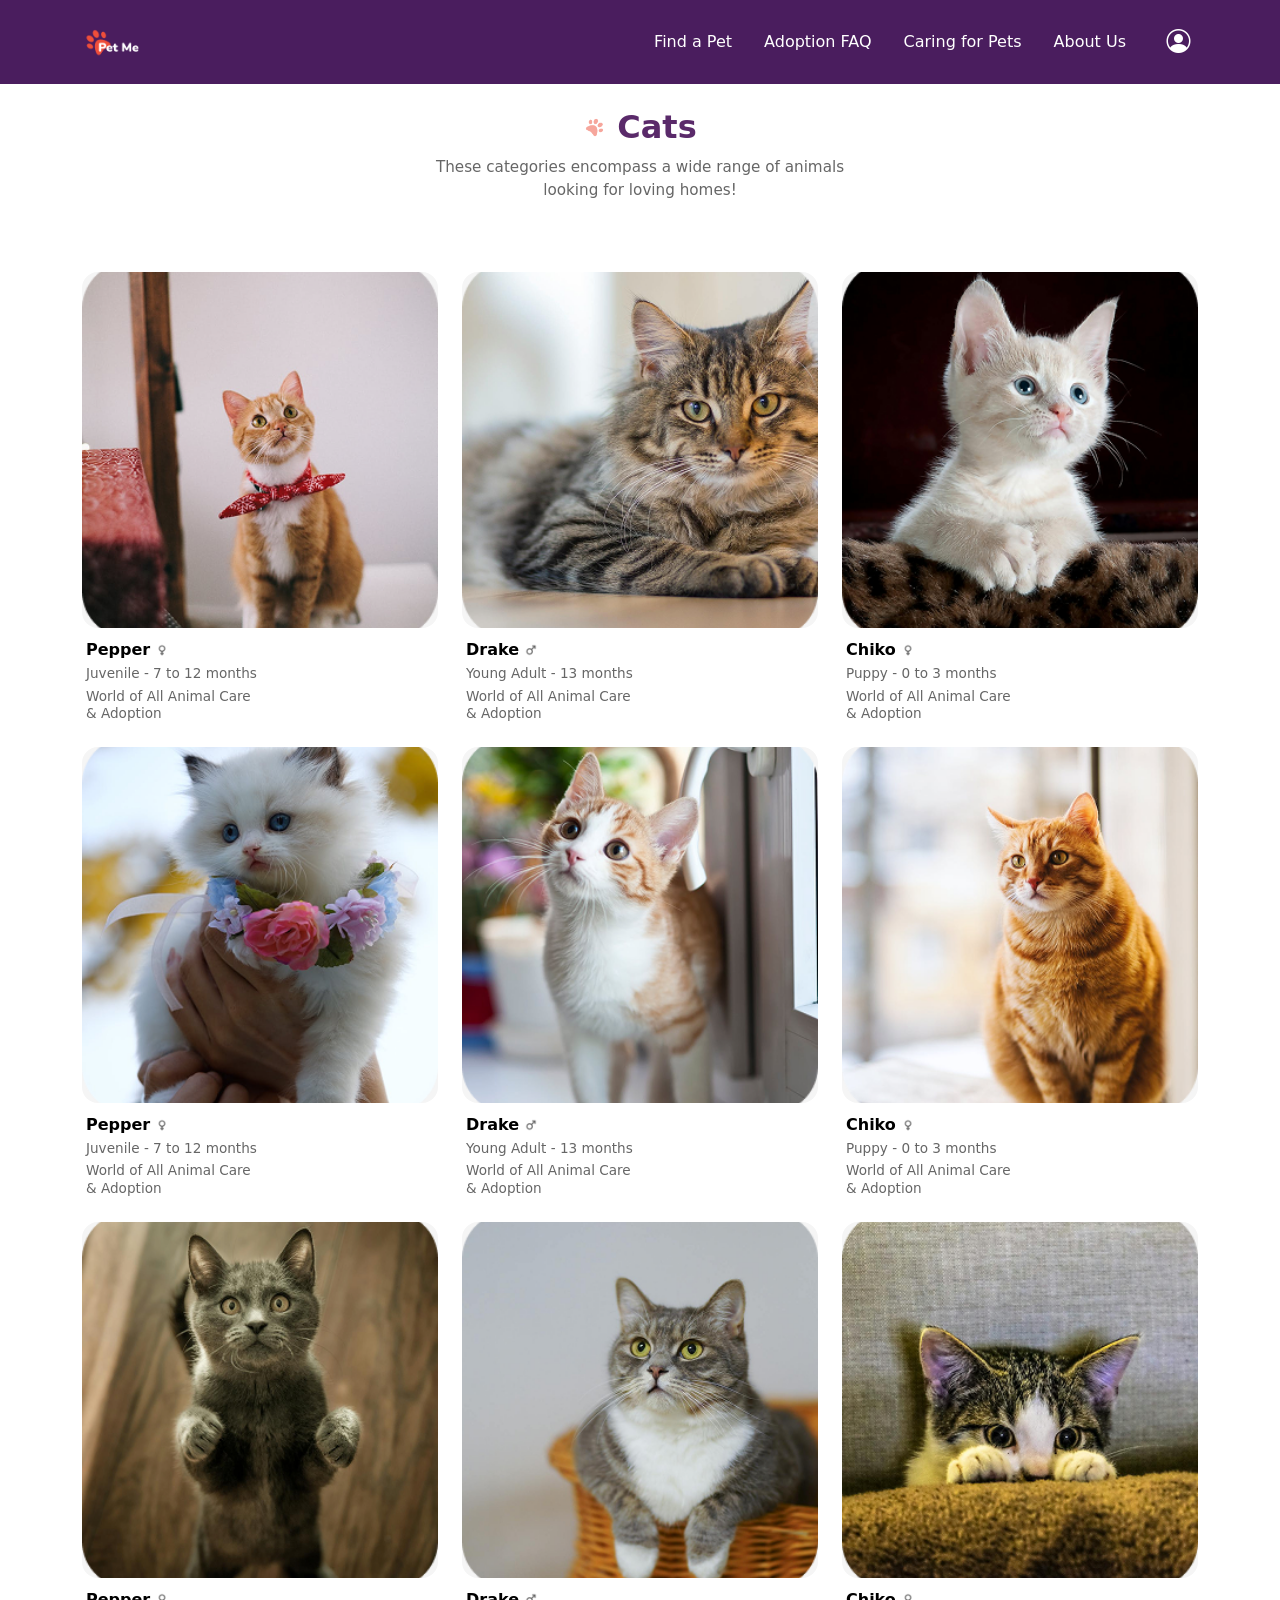
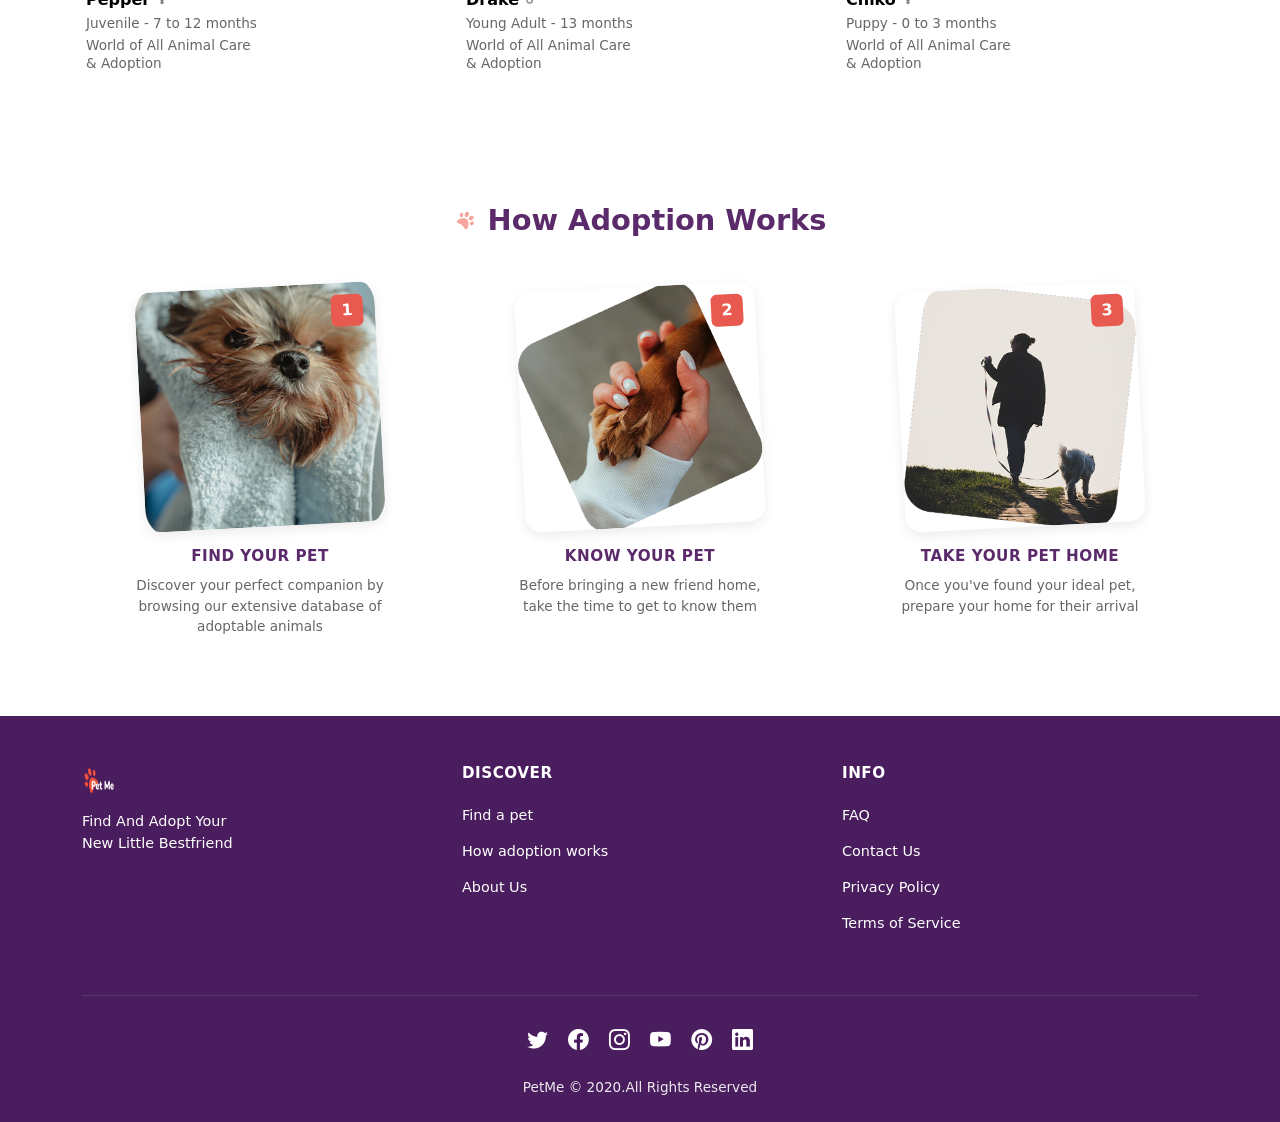
<file: catadoption.html>
<!DOCTYPE html>
<html lang="en">
<head>
  <meta charset="UTF-8">
  <meta name="viewport" content="width=device-width, initial-scale=1.0">
  <title>Pet Me - Cat Adoption</title>
  <link href="https://cdn.jsdelivr.net/npm/bootstrap@5.3.2/dist/css/bootstrap.min.css" rel="stylesheet">
  <link rel="stylesheet" href="https://cdn.jsdelivr.net/npm/bootstrap-icons@1.11.1/font/bootstrap-icons.css">
  <link rel="stylesheet" href="./pet/css/petadoption.css">
</head>
<body>

  <!-- Navbar -->
  <nav class="navbar navbar-expand-lg navbar-dark navbar-custom py-3">
    <div class="container">
      <a href="./index.html" class="navbar-brand d-flex align-items-center fw-bold">
        <img src="./pet/images/logo.png" alt="Pet Me" height="32" class="me-2">
        
      </a>
      
      <button class="navbar-toggler" type="button" data-bs-toggle="collapse" data-bs-target="#navbarNav">
        <span class="navbar-toggler-icon"></span>
      </button>
      
      <div class="collapse navbar-collapse" id="navbarNav">
        <ul class="navbar-nav ms-auto align-items-center">
          <li class="nav-item mx-2">
            <a class="nav-link text-white" href="./Pet.html">Find a Pet</a>
          </li>
          <li class="nav-item mx-2">
            <a class="nav-link text-white" href="./Faq.html">Adoption FAQ</a>
          </li>
          <li class="nav-item mx-2">
            <a class="nav-link text-white" href="./caring.html">Caring for Pets</a>
          </li>
          <li class="nav-item mx-2">
            <a class="nav-link text-white" href="./about.html">About Us</a>
          </li>
          <li class="nav-item ms-3">
            <a class="nav-link text-white" href="#">
              <i class="bi bi-person-circle fs-4"></i>
            </a>
          </li>
        </ul>
      </div>
    </div>
  </nav>

  <!-- Cats Header -->
  <section class="page-header text-center py-4">
    <div class="container">
      <h1 class="page-title">
        <img src="./pet/images/paw icon.png" alt="Paw" class="paw-icon">
        Cats
      </h1>
      <p class="page-subtitle">
        These categories encompass a wide range of animals<br>
        looking for loving homes!
      </p>
    </div>
  </section>

  <!-- Cats Grid Section -->
  <section class="pet-adoption-section">
    <div class="container">
      <div class="row g-4">
        
        <div class="col-12 col-sm-6 col-lg-4">
          <a href="/cat/1" class="pet-card">
            <div class="pet-img-wrapper">
              <img src="./pet/images/cats 1.png" alt="Pepper" class="pet-card-img">
            </div>
            <div class="pet-info">
              <h5 class="pet-name">
                Pepper 
                <img src="./pet/images/female icon.png" alt="female" class="pet-gender-icon">
              </h5>
              <p class="pet-age">Juvenile - 7 to 12 months</p>
              <p class="pet-org">
                World of All Animal Care<br>& Adoption
              </p>
            </div>
          </a>
        </div>

        <div class="col-12 col-sm-6 col-lg-4">
          <a href="/cat/2" class="pet-card">
            <div class="pet-img-wrapper">
              <img src="./pet/images/cats 2.png" alt="Drake" class="pet-card-img">
            </div>
            <div class="pet-info">
              <h5 class="pet-name">
                Drake 
                <img src="./pet/images/male icon.png" alt="male" class="pet-gender-icon">
              </h5>
              <p class="pet-age">Young Adult - 13 months</p>
              <p class="pet-org">
                World of All Animal Care<br>& Adoption
              </p>
            </div>
          </a>
        </div>

        <div class="col-12 col-sm-6 col-lg-4">
          <a href="/cat/3" class="pet-card">
            <div class="pet-img-wrapper">
              <img src="./pet/images/cats 3.png" alt="Chiko" class="pet-card-img">
            </div>
            <div class="pet-info">
              <h5 class="pet-name">
                Chiko 
                <img src="./pet/images/female icon.png" alt="female" class="pet-gender-icon">
              </h5>
              <p class="pet-age">Puppy - 0 to 3 months</p>
              <p class="pet-org">
                World of All Animal Care<br>& Adoption
              </p>
            </div>
          </a>
        </div>

        <div class="col-12 col-sm-6 col-lg-4">
          <a href="/cat/4" class="pet-card">
            <div class="pet-img-wrapper">
              <img src="./pet/images/cats 4.png" alt="Pepper" class="pet-card-img">
            </div>
            <div class="pet-info">
              <h5 class="pet-name">
                Pepper 
                <img src="./pet/images/female icon.png" alt="female" class="pet-gender-icon">
              </h5>
              <p class="pet-age">Juvenile - 7 to 12 months</p>
              <p class="pet-org">
                World of All Animal Care<br>& Adoption
              </p>
            </div>
          </a>
        </div>

        <div class="col-12 col-sm-6 col-lg-4">
          <a href="/cat/5" class="pet-card">
            <div class="pet-img-wrapper">
              <img src="./pet/images/cats 5.png" alt="Drake" class="pet-card-img">
            </div>
            <div class="pet-info">
              <h5 class="pet-name">
                Drake 
                <img src="./pet/images/male icon.png" alt="male" class="pet-gender-icon">
              </h5>
              <p class="pet-age">Young Adult - 13 months</p>
              <p class="pet-org">
                World of All Animal Care<br>& Adoption
              </p>
            </div>
          </a>
        </div>

        <div class="col-12 col-sm-6 col-lg-4">
          <a href="/cat/6" class="pet-card">
            <div class="pet-img-wrapper">
              <img src="./pet/images/cats 6.png" alt="Chiko" class="pet-card-img">
            </div>
            <div class="pet-info">
              <h5 class="pet-name">
                Chiko 
                <img src="./pet/images/female icon.png" alt="female" class="pet-gender-icon">
              </h5>
              <p class="pet-age">Puppy - 0 to 3 months</p>
              <p class="pet-org">
                World of All Animal Care<br>& Adoption
              </p>
            </div>
          </a>
        </div>

        <div class="col-12 col-sm-6 col-lg-4">
          <a href="/cat/7" class="pet-card">
            <div class="pet-img-wrapper">
              <img src="./pet/images/cats 7.png" alt="Pepper" class="pet-card-img">
            </div>
            <div class="pet-info">
              <h5 class="pet-name">
                Pepper 
                <img src="./pet/images/female icon.png" alt="female" class="pet-gender-icon">
              </h5>
              <p class="pet-age">Juvenile - 7 to 12 months</p>
              <p class="pet-org">
                World of All Animal Care<br>& Adoption
              </p>
            </div>
          </a>
        </div>

        <div class="col-12 col-sm-6 col-lg-4">
          <a href="/cat/8" class="pet-card">
            <div class="pet-img-wrapper">
              <img src="./pet/images/cats 8.png" alt="Drake" class="pet-card-img">
            </div>
            <div class="pet-info">
              <h5 class="pet-name">
                Drake 
                <img src="./pet/images/male icon.png" alt="male" class="pet-gender-icon">
              </h5>
              <p class="pet-age">Young Adult - 13 months</p>
              <p class="pet-org">
                World of All Animal Care<br>& Adoption
              </p>
            </div>
          </a>
        </div>

        <div class="col-12 col-sm-6 col-lg-4">
          <a href="/cat/9" class="pet-card">
            <div class="pet-img-wrapper">
              <img src="./pet/images/cats 9.png" alt="Chiko" class="pet-card-img">
            </div>
            <div class="pet-info">
              <h5 class="pet-name">
                Chiko 
                <img src="./pet/images/female icon.png" alt="female" class="pet-gender-icon">
              </h5>
              <p class="pet-age">Puppy - 0 to 3 months</p>
              <p class="pet-org">
                World of All Animal Care<br>& Adoption
              </p>
            </div>
          </a>
        </div>

      </div>
    </div>
  </section>
  <!-- How Adoption Works Section -->
  <section class="how-it-works-section">
    <div class="container">
      <div class="text-center mb-5">
        <h2 class="how-title">
          <img src="./pet/images/paw icon.png" alt="Paw" class="paw-img-title">
          How Adoption Works
        </h2>
      </div>

      <div class="row justify-content-center g-4">
        <div class="col-12 col-md-4">
          <div class="step-card">
            <div class="step-img-wrapper">
              <img src="./pet/images/find your pet.png" alt="Step 1" class="step-img">
              <span class="step-number">1</span>
            </div>
            <h4 class="step-title">FIND YOUR PET</h4>
            <p class="step-desc">
              Discover your perfect companion by browsing our extensive database of adoptable animals
            </p>
          </div>
        </div>

        <div class="col-12 col-md-4">
          <div class="step-card">
            <div class="step-img-wrapper">
              <img src="./pet/images/know your pet.png" alt="Step 2" class="step-img">
              <span class="step-number">2</span>
            </div>
            <h4 class="step-title">KNOW YOUR PET</h4>
            <p class="step-desc">
              Before bringing a new friend home, take the time to get to know them
            </p>
          </div>
        </div>

        <div class="col-12 col-md-4">
          <div class="step-card">
            <div class="step-img-wrapper">
              <img src="./pet/images/take your pet.png" alt="Step 3" class="step-img">
              <span class="step-number">3</span>
            </div>
            <h4 class="step-title">TAKE YOUR PET HOME</h4>
            <p class="step-desc">
              Once you've found your ideal pet, prepare your home for their arrival
            </p>
          </div>
        </div>
      </div>
    </div>
  </section>
  <!-- Footer -->
<footer class="footer-section">
  <div class="container">
    <div class="row py-5">
      
      <!-- Logo Column -->
      <div class="col-12 col-md-4 mb-4 mb-md-0">
        <div class="footer-logo-wrap">
          <img src="./pet/images/logo.png" alt="Pet Me" class="footer-logo">
          <span class="footer-logo-text"></span>
        </div>
        <p class="footer-tagline">Find And Adopt Your<br>New Little Bestfriend</p>
      </div>

      <!-- Discover Column -->
      <div class="col-6 col-md-4 mb-4 mb-md-0">
        <h5 class="footer-heading">DISCOVER</h5>
        <ul class="footer-links">
          <li><a href="#">Find a pet</a></li>
          <li><a href="#">How adoption works</a></li>
          <li><a href="#">About Us</a></li>
        </ul>
      </div>

      <!-- Info Column -->
      <div class="col-6 col-md-4">
        <h5 class="footer-heading">INFO</h5>
        <ul class="footer-links">
          <li><a href="#">FAQ</a></li>
          <li><a href="#">Contact Us</a></li>
          <li><a href="#">Privacy Policy</a></li>
          <li><a href="#">Terms of Service</a></li>
        </ul>
      </div>

    </div>

    <!-- Social Icons -->
    <div class="row">
      <div class="col-12">
        <div class="social-icons">
          <a href="#" class="social-link"><i class="bi bi-twitter"></i></a>
          <a href="#" class="social-link"><i class="bi bi-facebook"></i></a>
          <a href="#" class="social-link"><i class="bi bi-instagram"></i></a>
          <a href="#" class="social-link"><i class="bi bi-youtube"></i></a>
          <a href="#" class="social-link"><i class="bi bi-pinterest"></i></a>
          <a href="#" class="social-link"><i class="bi bi-linkedin"></i></a>
        </div>
      </div>
    </div>

    <!-- Copyright -->
    <div class="row">
      <div class="col-12">
        <p class="footer-copyright">PetMe © 2020.All Rights Reserved</p>
      </div>
    </div>

  </div>
</footer>
  <script src="https://cdn.jsdelivr.net/npm/bootstrap@5.3.2/dist/js/bootstrap.bundle.min.js"></script>
</body>
</html>
</file>
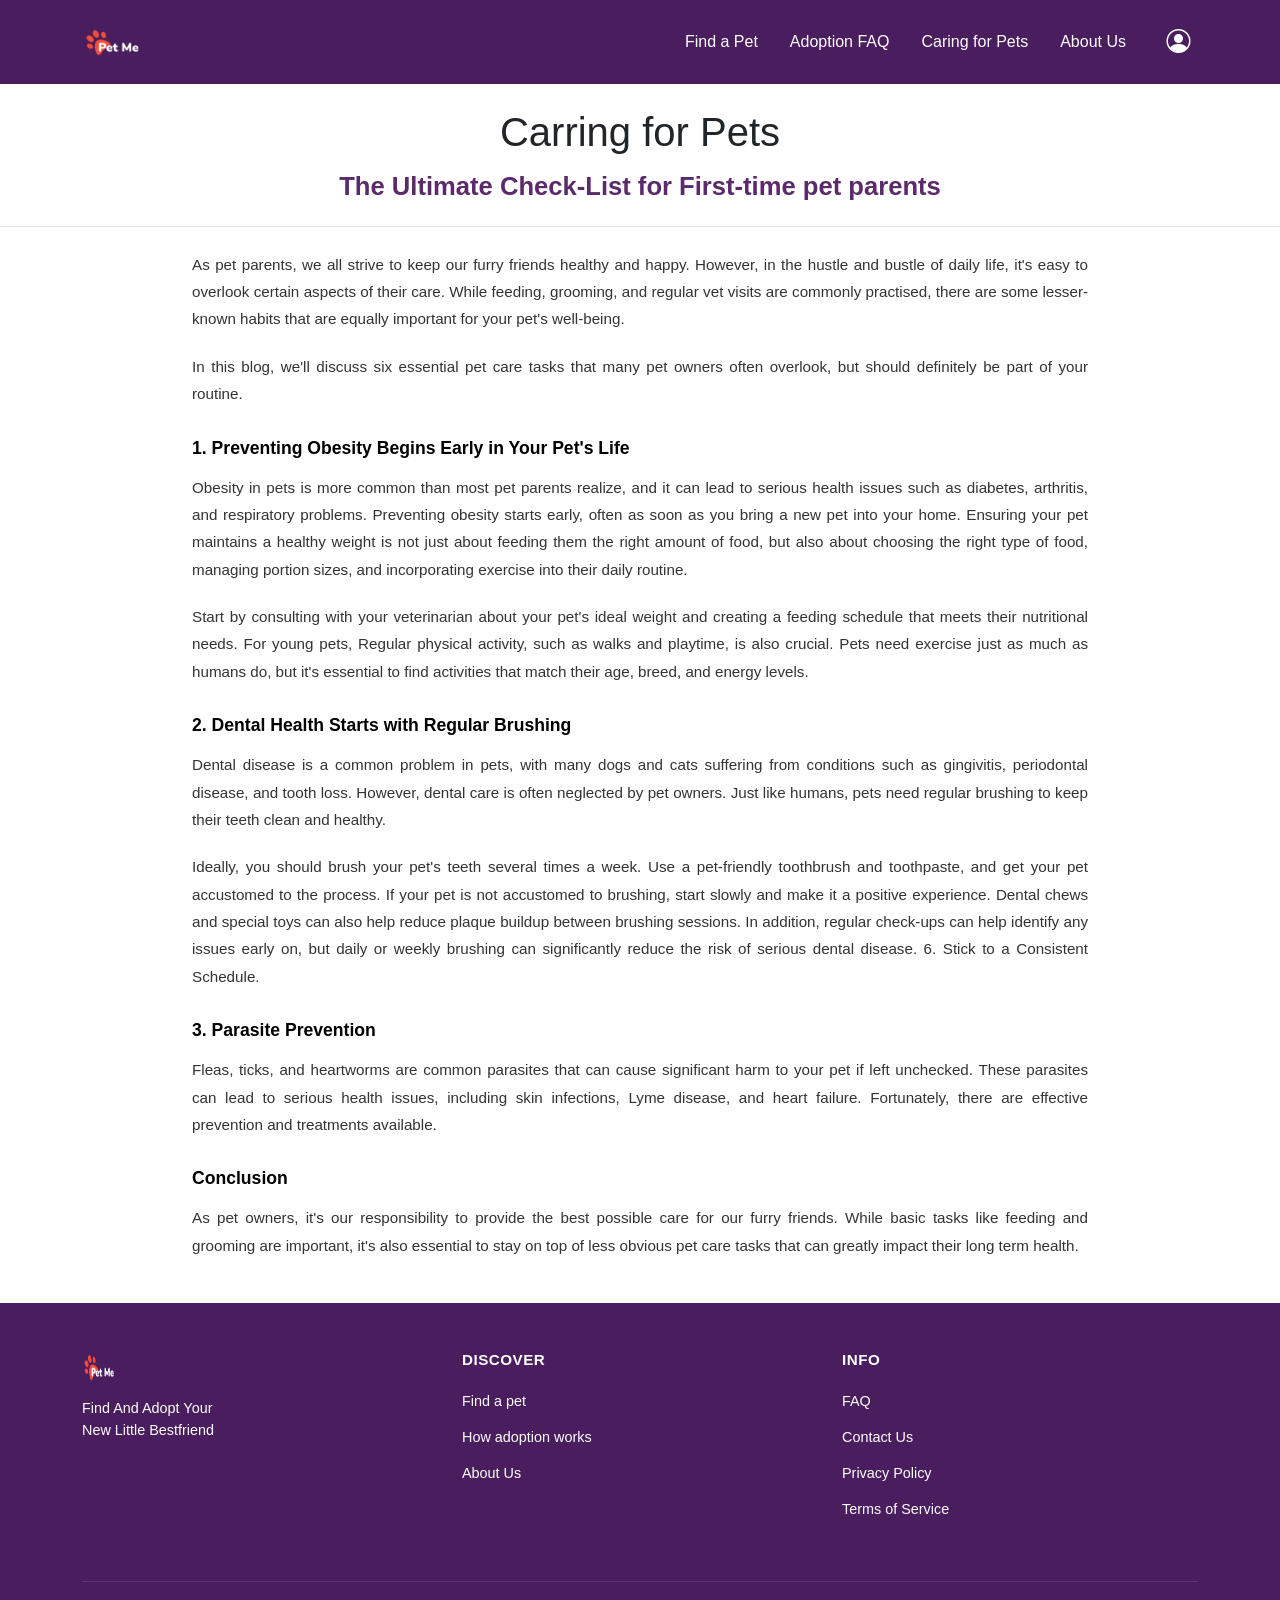
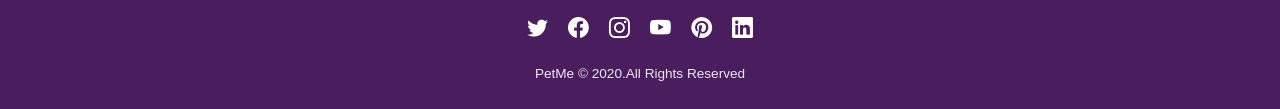
<file: checklist.html>
<!DOCTYPE html>
<html lang="en">
<head>
  <meta charset="UTF-8">
  <meta name="viewport" content="width=device-width, initial-scale=1.0">
  <title>Pet Me - The Ultimate Check-List for First-time pet parents</title>
  <link href="https://cdn.jsdelivr.net/npm/bootstrap@5.3.2/dist/css/bootstrap.min.css" rel="stylesheet">
  <link rel="stylesheet" href="https://cdn.jsdelivr.net/npm/bootstrap-icons@1.11.1/font/bootstrap-icons.css">
  <link rel="stylesheet" href="./pet/css/checklist.css">
</head>
<body>

<!-- Navbar -->
 <nav class="navbar navbar-expand-lg navbar-dark navbar-custom py-3">
  <div class="container">
    <a href="./index.html" class="navbar-brand d-flex align-items-center fw-bold">
      <img src="./pet/images/logo.png" alt="Pet Me" height="32" class="me-2">
    </a>
    
    <button class="navbar-toggler" type="button" data-bs-toggle="collapse" data-bs-target="#navbarNav">
      <span class="navbar-toggler-icon"></span>
    </button>
    
    <div class="collapse navbar-collapse" id="navbarNav">
      <ul class="navbar-nav ms-auto align-items-center">
        <li class="nav-item mx-2">
          <a class="nav-link text-white" href="./Pet.html">Find a Pet</a>
        </li>
        <li class="nav-item mx-2">
          <a class="nav-link text-white" href="./Faq.html">Adoption FAQ</a>
        </li>
        <li class="nav-item mx-2">
          <a class="nav-link text-white" href="./caring.html">Caring for Pets</a>
        </li>
        <li class="nav-item mx-2">
          <a class="nav-link text-white" href="./about.html">About Us</a>
        </li>
        <li class="nav-item ms-3">
          <a class="nav-link text-white" href="#">
            <i class="bi bi-person-circle fs-4"></i>
          </a>
        </li>
      </ul>
    </div>
  </div>
</nav>
    <!-- Blog Header -->
  <section class="blog-header text-center py-4">
    <div class="container">
      <h1 class="page-title">Carring for Pets</h1>
      <h2 class="blog-page-title">The Ultimate Check-List for First-time pet parents</h2>
    </div>
  </section>

  <!-- Blog Content -->
  <section class="blog-content-section py-4">
    <div class="container">
      <div class="row justify-content-center">
        <div class="col-12 col-lg-10">
          <div class="blog-article">
            
            <p class="blog-text">
              As pet parents, we all strive to keep our furry friends healthy and happy. However, in the hustle and bustle of daily life, it's easy to overlook certain aspects of their care. While feeding, grooming, and regular vet visits are commonly practised, there are some lesser-known habits that are equally important for your pet's well-being.
            </p>

            <p class="blog-text">
              In this blog, we'll discuss six essential pet care tasks that many pet owners often overlook, but should definitely be part of your routine.
            </p>

            <h3 class="blog-subheading">1. Preventing Obesity Begins Early in Your Pet's Life</h3>
            <p class="blog-text">
              Obesity in pets is more common than most pet parents realize, and it can lead to serious health issues such as diabetes, arthritis, and respiratory problems. Preventing obesity starts early, often as soon as you bring a new pet into your home. Ensuring your pet maintains a healthy weight is not just about feeding them the right amount of food, but also about choosing the right type of food, managing portion sizes, and incorporating exercise into their daily routine.
            </p>
            <p class="blog-text">
              Start by consulting with your veterinarian about your pet's ideal weight and creating a feeding schedule that meets their nutritional needs. For young pets, Regular physical activity, such as walks and playtime, is also crucial. Pets need exercise just as much as humans do, but it's essential to find activities that match their age, breed, and energy levels.
            </p>

            <h3 class="blog-subheading">2. Dental Health Starts with Regular Brushing</h3>
            <p class="blog-text">
              Dental disease is a common problem in pets, with many dogs and cats suffering from conditions such as gingivitis, periodontal disease, and tooth loss. However, dental care is often neglected by pet owners. Just like humans, pets need regular brushing to keep their teeth clean and healthy.
            </p>
            <p class="blog-text">
              Ideally, you should brush your pet's teeth several times a week. Use a pet-friendly toothbrush and toothpaste, and get your pet accustomed to the process. If your pet is not accustomed to brushing, start slowly and make it a positive experience. Dental chews and special toys can also help reduce plaque buildup between brushing sessions. In addition, regular check-ups can help identify any issues early on, but daily or weekly brushing can significantly reduce the risk of serious dental disease. 6. Stick to a Consistent Schedule.
            </p>

            <h3 class="blog-subheading">3. Parasite Prevention</h3>
            <p class="blog-text">
              Fleas, ticks, and heartworms are common parasites that can cause significant harm to your pet if left unchecked. These parasites can lead to serious health issues, including skin infections, Lyme disease, and heart failure. Fortunately, there are effective prevention and treatments available.
            </p>

            <h3 class="blog-subheading">Conclusion</h3>
            <p class="blog-text">
              As pet owners, it's our responsibility to provide the best possible care for our furry friends. While basic tasks like feeding and grooming are important, it's also essential to stay on top of less obvious pet care tasks that can greatly impact their long term health.
            </p>

          </div>
        </div>
      </div>
    </div>
  </section>
<!-- Footer -->
<footer class="footer-section">
  <div class="container">
    <div class="row py-5">
      
      <!-- Logo Column -->
      <div class="col-12 col-md-4 mb-4 mb-md-0">
        <div class="footer-logo-wrap">
          <img src="./pet/images/logo.png" alt="Pet Me" class="footer-logo">
          <span class="footer-logo-text"></span>
        </div>
        <p class="footer-tagline">Find And Adopt Your<br>New Little Bestfriend</p>
      </div>

      <!-- Discover Column -->
      <div class="col-6 col-md-4 mb-4 mb-md-0">
        <h5 class="footer-heading">DISCOVER</h5>
        <ul class="footer-links">
          <li><a href="./Pet.html">Find a pet</a></li>
          <li><a href="#">How adoption works</a></li>
          <li><a href="#">About Us</a></li>
        </ul>
      </div>

      <!-- Info Column -->
      <div class="col-6 col-md-4">
        <h5 class="footer-heading">INFO</h5>
        <ul class="footer-links">
          <li><a href="#">FAQ</a></li>
          <li><a href="#">Contact Us</a></li>
          <li><a href="#">Privacy Policy</a></li>
          <li><a href="#">Terms of Service</a></li>
        </ul>
      </div>

    </div>

    <!-- Social Icons -->
    <div class="row">
      <div class="col-12">
        <div class="social-icons">
          <a href="#" class="social-link"><i class="bi bi-twitter"></i></a>
          <a href="#" class="social-link"><i class="bi bi-facebook"></i></a>
          <a href="#" class="social-link"><i class="bi bi-instagram"></i></a>
          <a href="#" class="social-link"><i class="bi bi-youtube"></i></a>
          <a href="#" class="social-link"><i class="bi bi-pinterest"></i></a>
          <a href="#" class="social-link"><i class="bi bi-linkedin"></i></a>
        </div>
      </div>
    </div>

    <!-- Copyright -->
    <div class="row">
      <div class="col-12">
        <p class="footer-copyright">PetMe © 2020.All Rights Reserved</p>
      </div>
    </div>

  </div>
</footer>

<script src="https://cdn.jsdelivr.net/npm/bootstrap@5.3.2/dist/js/bootstrap.bundle.min.js"></script>
</body>
</html>
</file>
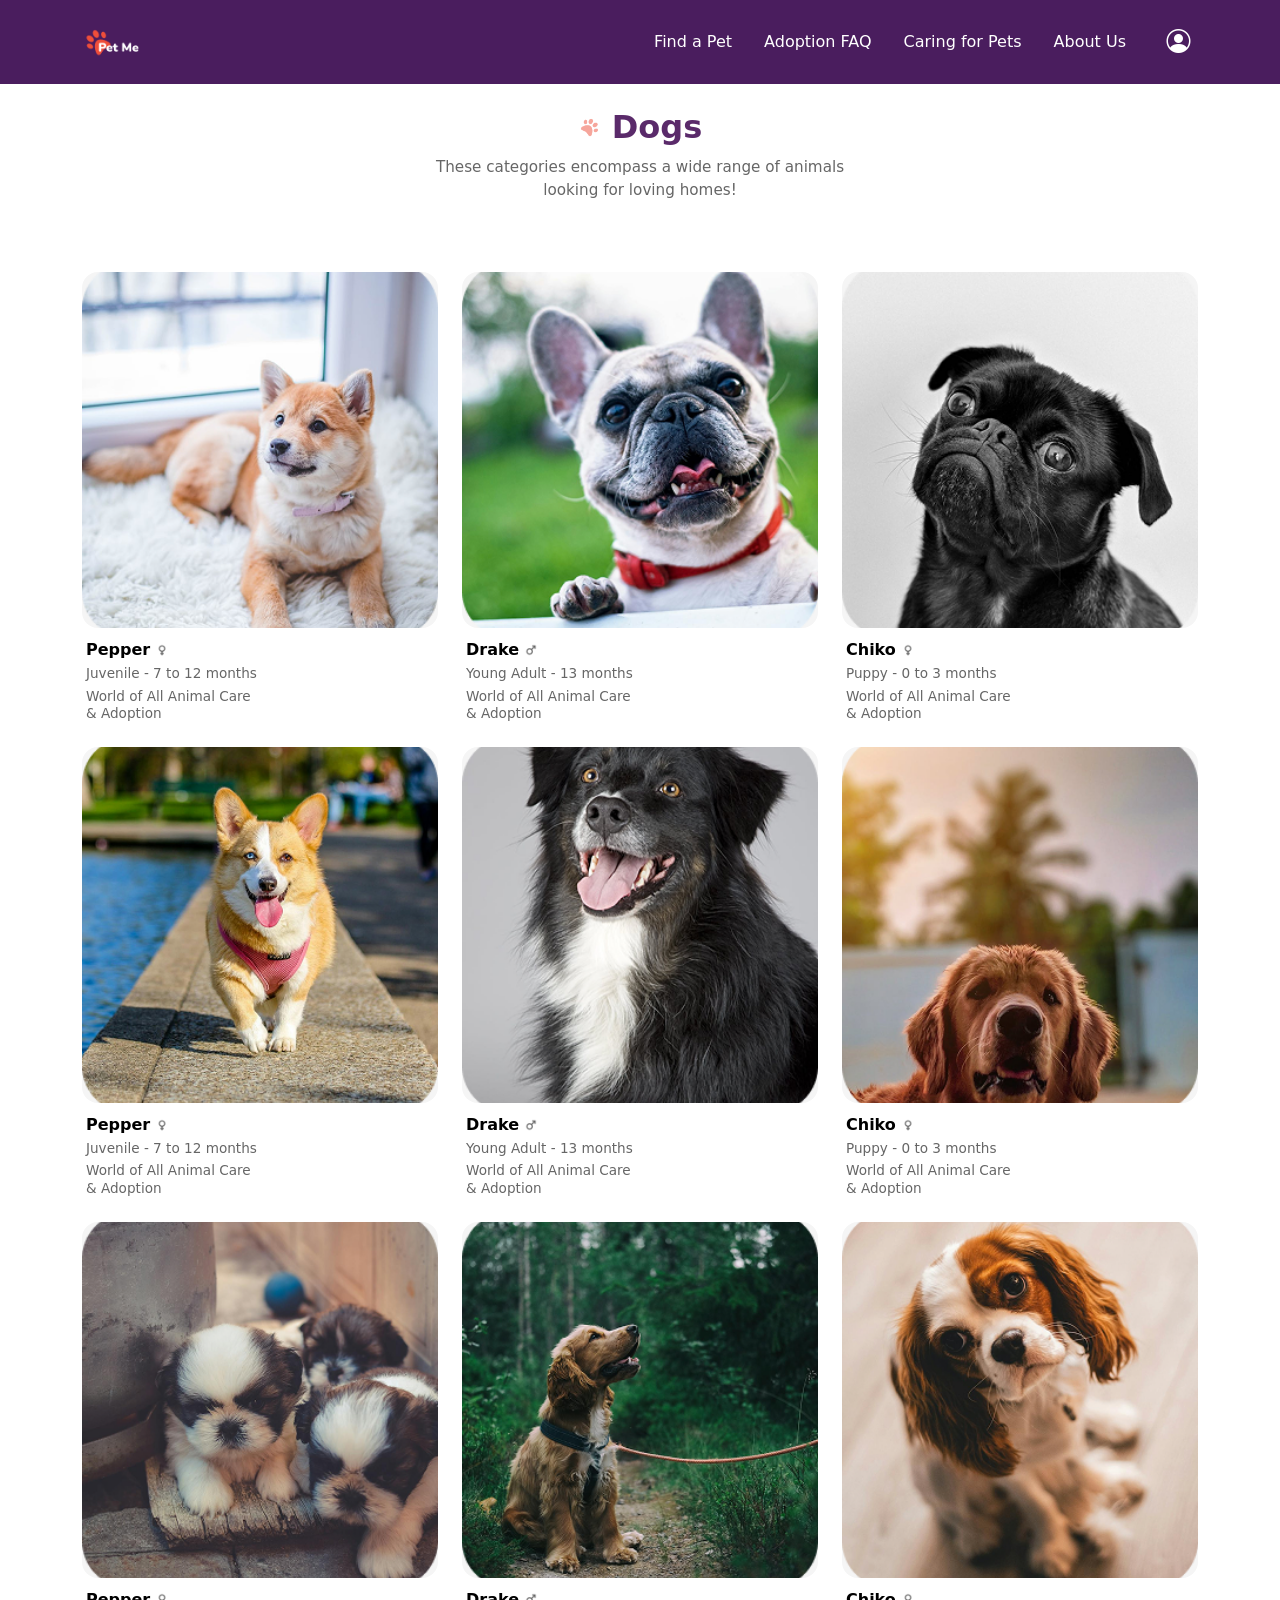
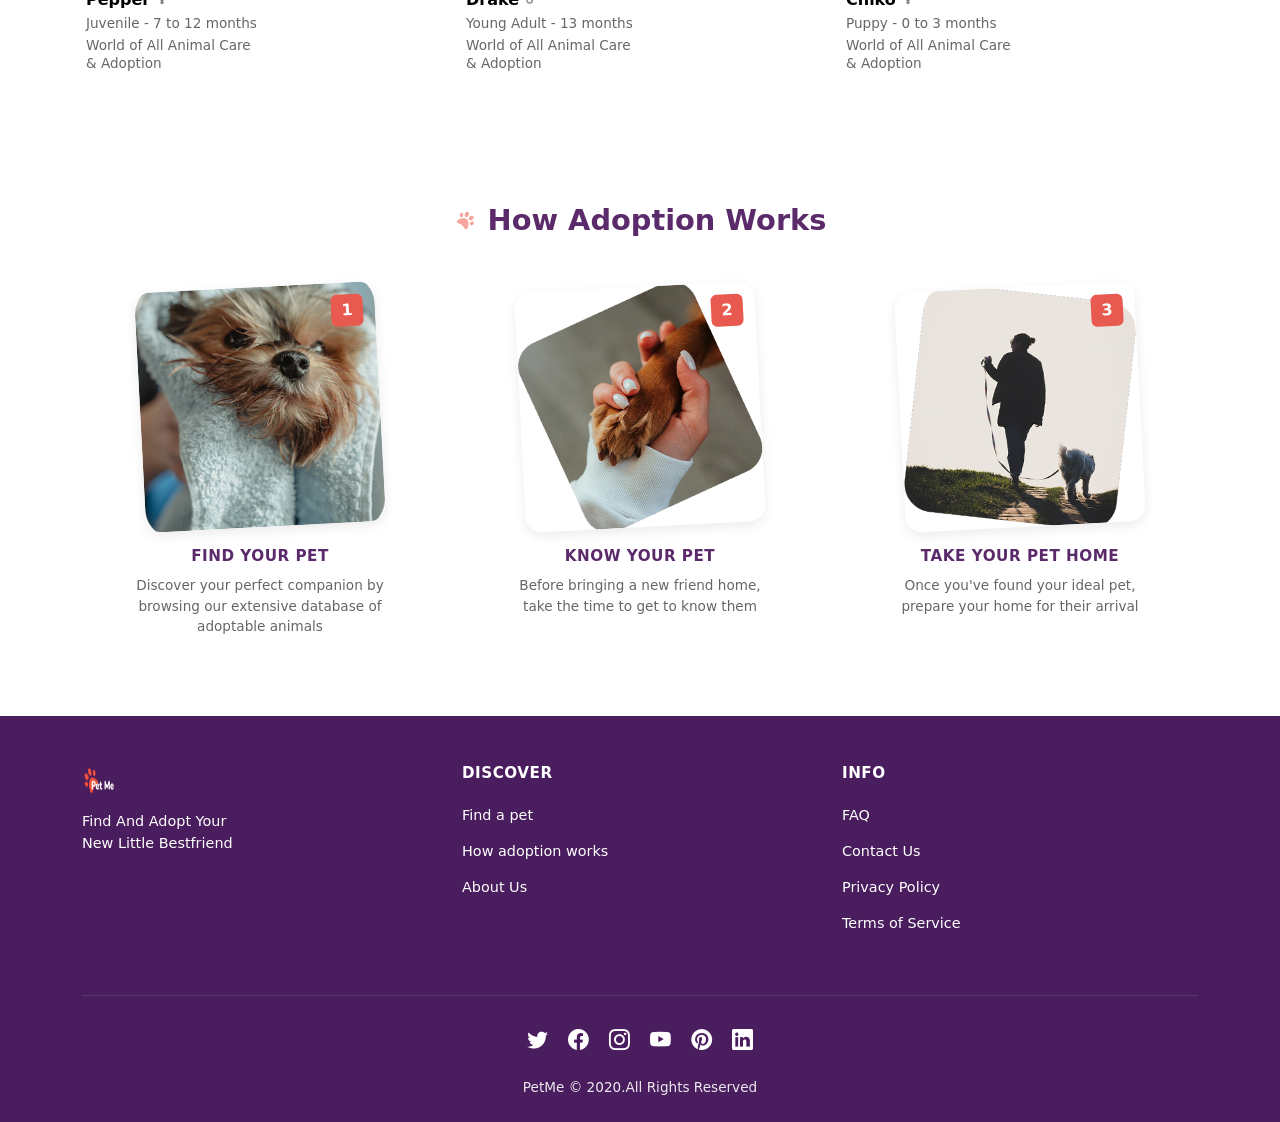
<file: dogadoption.html>
<!DOCTYPE html>
<html lang="en">
<head>
  <meta charset="UTF-8">
  <meta name="viewport" content="width=device-width, initial-scale=1.0">
  <title>Pet Me - Dog Adoption</title>
  <link href="https://cdn.jsdelivr.net/npm/bootstrap@5.3.2/dist/css/bootstrap.min.css" rel="stylesheet">
  <link rel="stylesheet" href="https://cdn.jsdelivr.net/npm/bootstrap-icons@1.11.1/font/bootstrap-icons.css">
  <link rel="stylesheet" href="./pet/css/petadoption.css">
</head>
<body>

  <!-- Navbar -->
  <nav class="navbar navbar-expand-lg navbar-dark navbar-custom py-3">
    <div class="container">
      <a href="./index.html" class="navbar-brand d-flex align-items-center fw-bold">
        <img src="./pet/images/logo.png" alt="Pet Me" height="32" class="me-2">
      </a>
      
      <button class="navbar-toggler" type="button" data-bs-toggle="collapse" data-bs-target="#navbarNav">
        <span class="navbar-toggler-icon"></span>
      </button>
      
      <div class="collapse navbar-collapse" id="navbarNav">
        <ul class="navbar-nav ms-auto align-items-center">
          <li class="nav-item mx-2">
            <a class="nav-link text-white" href="./Pet.html">Find a Pet</a>
          </li>
          <li class="nav-item mx-2">
            <a class="nav-link text-white" href="./Faq.html">Adoption FAQ</a>
          </li>
          <li class="nav-item mx-2">
            <a class="nav-link text-white" href="./caring.html">Caring for Pets</a>
          </li>
          <li class="nav-item mx-2">
            <a class="nav-link text-white" href="./about.html">About Us</a>
          </li>
          <li class="nav-item ms-3">
            <a class="nav-link text-white" href="#">
              <i class="bi bi-person-circle fs-4"></i>
            </a>
          </li>
        </ul>
      </div>
    </div>
  </nav>

  <!-- Dogs Header -->
  <section class="page-header text-center py-4">
    <div class="container">
      <h1 class="page-title">
        <img src="./pet/images/paw icon.png" alt="Paw" class="paw-icon">
        Dogs
      </h1>
      <p class="page-subtitle">
        These categories encompass a wide range of animals<br>
        looking for loving homes!
      </p>
    </div>
  </section>

  <!-- Dogs Grid Section -->
  <section class="pet-adoption-section">
    <div class="container">
      <div class="row g-4">
        
        <div class="col-12 col-sm-6 col-lg-4">
          <a href="/dog/1" class="pet-card">
            <div class="pet-img-wrapper">
              <img src="./pet/images/dogs 1.png" alt="Pepper" class="pet-card-img">
            </div>
            <div class="pet-info">
              <h5 class="pet-name">
                Pepper 
                <img src="./pet/images/female icon.png" alt="female" class="pet-gender-icon">
              </h5>
              <p class="pet-age">Juvenile - 7 to 12 months</p>
              <p class="pet-org">
                World of All Animal Care<br>& Adoption
              </p>
            </div>
          </a>
        </div>

        <div class="col-12 col-sm-6 col-lg-4">
          <a href="/dog/2" class="pet-card">
            <div class="pet-img-wrapper">
              <img src="./pet/images/dogs 2.png" alt="Drake" class="pet-card-img">
            </div>
            <div class="pet-info">
              <h5 class="pet-name">
                Drake 
                <img src="./pet/images/male icon.png" alt="male" class="pet-gender-icon">
              </h5>
              <p class="pet-age">Young Adult - 13 months</p>
              <p class="pet-org">
                World of All Animal Care<br>& Adoption
              </p>
            </div>
          </a>
        </div>

        <div class="col-12 col-sm-6 col-lg-4">
          <a href="/dog/3" class="pet-card">
            <div class="pet-img-wrapper">
              <img src="./pet/images/dogs 3.png" alt="Chiko" class="pet-card-img">
            </div>
            <div class="pet-info">
              <h5 class="pet-name">
                Chiko 
                <img src="./pet/images/female icon.png" alt="female" class="pet-gender-icon">
              </h5>
              <p class="pet-age">Puppy - 0 to 3 months</p>
              <p class="pet-org">
                World of All Animal Care<br>& Adoption
              </p>
            </div>
          </a>
        </div>

        <div class="col-12 col-sm-6 col-lg-4">
          <a href="/dog/4" class="pet-card">
            <div class="pet-img-wrapper">
              <img src="./pet/images/dogs 4.png" alt="Pepper" class="pet-card-img">
            </div>
            <div class="pet-info">
              <h5 class="pet-name">
                Pepper 
                <img src="./pet/images/female icon.png" alt="female" class="pet-gender-icon">
              </h5>
              <p class="pet-age">Juvenile - 7 to 12 months</p>
              <p class="pet-org">
                World of All Animal Care<br>& Adoption
              </p>
            </div>
          </a>
        </div>

        <div class="col-12 col-sm-6 col-lg-4">
          <a href="/dog/5" class="pet-card">
            <div class="pet-img-wrapper">
              <img src="./pet/images/dogs 5.png" alt="Drake" class="pet-card-img">
            </div>
            <div class="pet-info">
              <h5 class="pet-name">
                Drake 
                <img src="./pet/images/male icon.png" alt="male" class="pet-gender-icon">
              </h5>
              <p class="pet-age">Young Adult - 13 months</p>
              <p class="pet-org">
                World of All Animal Care<br>& Adoption
              </p>
            </div>
          </a>
        </div>

        <div class="col-12 col-sm-6 col-lg-4">
          <a href="/dog/6" class="pet-card">
            <div class="pet-img-wrapper">
              <img src="./pet/images/dogs 6.png" alt="Chiko" class="pet-card-img">
            </div>
            <div class="pet-info">
              <h5 class="pet-name">
                Chiko 
                <img src="./pet/images/female icon.png" alt="female" class="pet-gender-icon">
              </h5>
              <p class="pet-age">Puppy - 0 to 3 months</p>
              <p class="pet-org">
                World of All Animal Care<br>& Adoption
              </p>
            </div>
          </a>
        </div>

        <div class="col-12 col-sm-6 col-lg-4">
          <a href="/dog/7" class="pet-card">
            <div class="pet-img-wrapper">
              <img src="./pet/images/dogs 7.png" alt="Pepper" class="pet-card-img">
            </div>
            <div class="pet-info">
              <h5 class="pet-name">
                Pepper 
                <img src="./pet/images/female icon.png" alt="female" class="pet-gender-icon">
              </h5>
              <p class="pet-age">Juvenile - 7 to 12 months</p>
              <p class="pet-org">
                World of All Animal Care<br>& Adoption
              </p>
            </div>
          </a>
        </div>

        <div class="col-12 col-sm-6 col-lg-4">
          <a href="/dog/8" class="pet-card">
            <div class="pet-img-wrapper">
              <img src="./pet/images/dogs 8.png" alt="Drake" class="pet-card-img">
            </div>
            <div class="pet-info">
              <h5 class="pet-name">
                Drake 
                <img src="./pet/images/male icon.png" alt="male" class="pet-gender-icon">
              </h5>
              <p class="pet-age">Young Adult - 13 months</p>
              <p class="pet-org">
                World of All Animal Care<br>& Adoption
              </p>
            </div>
          </a>
        </div>

        <div class="col-12 col-sm-6 col-lg-4">
          <a href="/dog/9" class="pet-card">
            <div class="pet-img-wrapper">
              <img src="./pet/images/dogs 9.png" alt="Chiko" class="pet-card-img">
            </div>
            <div class="pet-info">
              <h5 class="pet-name">
                Chiko 
                <img src="./pet/images/female icon.png" alt="female" class="pet-gender-icon">
              </h5>
              <p class="pet-age">Puppy - 0 to 3 months</p>
              <p class="pet-org">
                World of All Animal Care<br>& Adoption
              </p>
            </div>
          </a>
        </div>

      </div>
    </div>
  </section>

  <!-- How Adoption Works Section -->
  <section class="how-it-works-section">
    <div class="container">
      <div class="text-center mb-5">
        <h2 class="how-title">
          <img src="./pet/images/paw icon.png" alt="Paw" class="paw-img-title">
          How Adoption Works
        </h2>
      </div>

      <div class="row justify-content-center g-4">
        <div class="col-12 col-md-4">
          <div class="step-card">
            <div class="step-img-wrapper">
              <img src="./pet/images/find your pet.png" alt="Step 1" class="step-img">
              <span class="step-number">1</span>
            </div>
            <h4 class="step-title">FIND YOUR PET</h4>
            <p class="step-desc">
              Discover your perfect companion by browsing our extensive database of adoptable animals
            </p>
          </div>
        </div>

        <div class="col-12 col-md-4">
          <div class="step-card">
            <div class="step-img-wrapper">
              <img src="./pet/images/know your pet.png" alt="Step 2" class="step-img">
              <span class="step-number">2</span>
            </div>
            <h4 class="step-title">KNOW YOUR PET</h4>
            <p class="step-desc">
              Before bringing a new friend home, take the time to get to know them
            </p>
          </div>
        </div>

        <div class="col-12 col-md-4">
          <div class="step-card">
            <div class="step-img-wrapper">
              <img src="./pet/images/take your pet.png" alt="Step 3" class="step-img">
              <span class="step-number">3</span>
            </div>
            <h4 class="step-title">TAKE YOUR PET HOME</h4>
            <p class="step-desc">
              Once you've found your ideal pet, prepare your home for their arrival
            </p>
          </div>
        </div>
      </div>
    </div>
  </section>
<!-- Footer -->
<footer class="footer-section">
  <div class="container">
    <div class="row py-5">
      
      <!-- Logo Column -->
      <div class="col-12 col-md-4 mb-4 mb-md-0">
        <div class="footer-logo-wrap">
          <img src="./pet/images/logo.png" alt="Pet Me" class="footer-logo">
          <span class="footer-logo-text"></span>
        </div>
        <p class="footer-tagline">Find And Adopt Your<br>New Little Bestfriend</p>
      </div>

      <!-- Discover Column -->
      <div class="col-6 col-md-4 mb-4 mb-md-0">
        <h5 class="footer-heading">DISCOVER</h5>
        <ul class="footer-links">
          <li><a href="#">Find a pet</a></li>
          <li><a href="#">How adoption works</a></li>
          <li><a href="#">About Us</a></li>
        </ul>
      </div>

      <!-- Info Column -->
      <div class="col-6 col-md-4">
        <h5 class="footer-heading">INFO</h5>
        <ul class="footer-links">
          <li><a href="#">FAQ</a></li>
          <li><a href="#">Contact Us</a></li>
          <li><a href="#">Privacy Policy</a></li>
          <li><a href="#">Terms of Service</a></li>
        </ul>
      </div>

    </div>

    <!-- Social Icons -->
    <div class="row">
      <div class="col-12">
        <div class="social-icons">
          <a href="#" class="social-link"><i class="bi bi-twitter"></i></a>
          <a href="#" class="social-link"><i class="bi bi-facebook"></i></a>
          <a href="#" class="social-link"><i class="bi bi-instagram"></i></a>
          <a href="#" class="social-link"><i class="bi bi-youtube"></i></a>
          <a href="#" class="social-link"><i class="bi bi-pinterest"></i></a>
          <a href="#" class="social-link"><i class="bi bi-linkedin"></i></a>
        </div>
      </div>
    </div>

    <!-- Copyright -->
    <div class="row">
      <div class="col-12">
        <p class="footer-copyright">PetMe © 2020.All Rights Reserved</p>
      </div>
    </div>

  </div>
</footer>
  <script src="https://cdn.jsdelivr.net/npm/bootstrap@5.3.2/dist/js/bootstrap.bundle.min.js"></script>
</body>
</html>
</file>
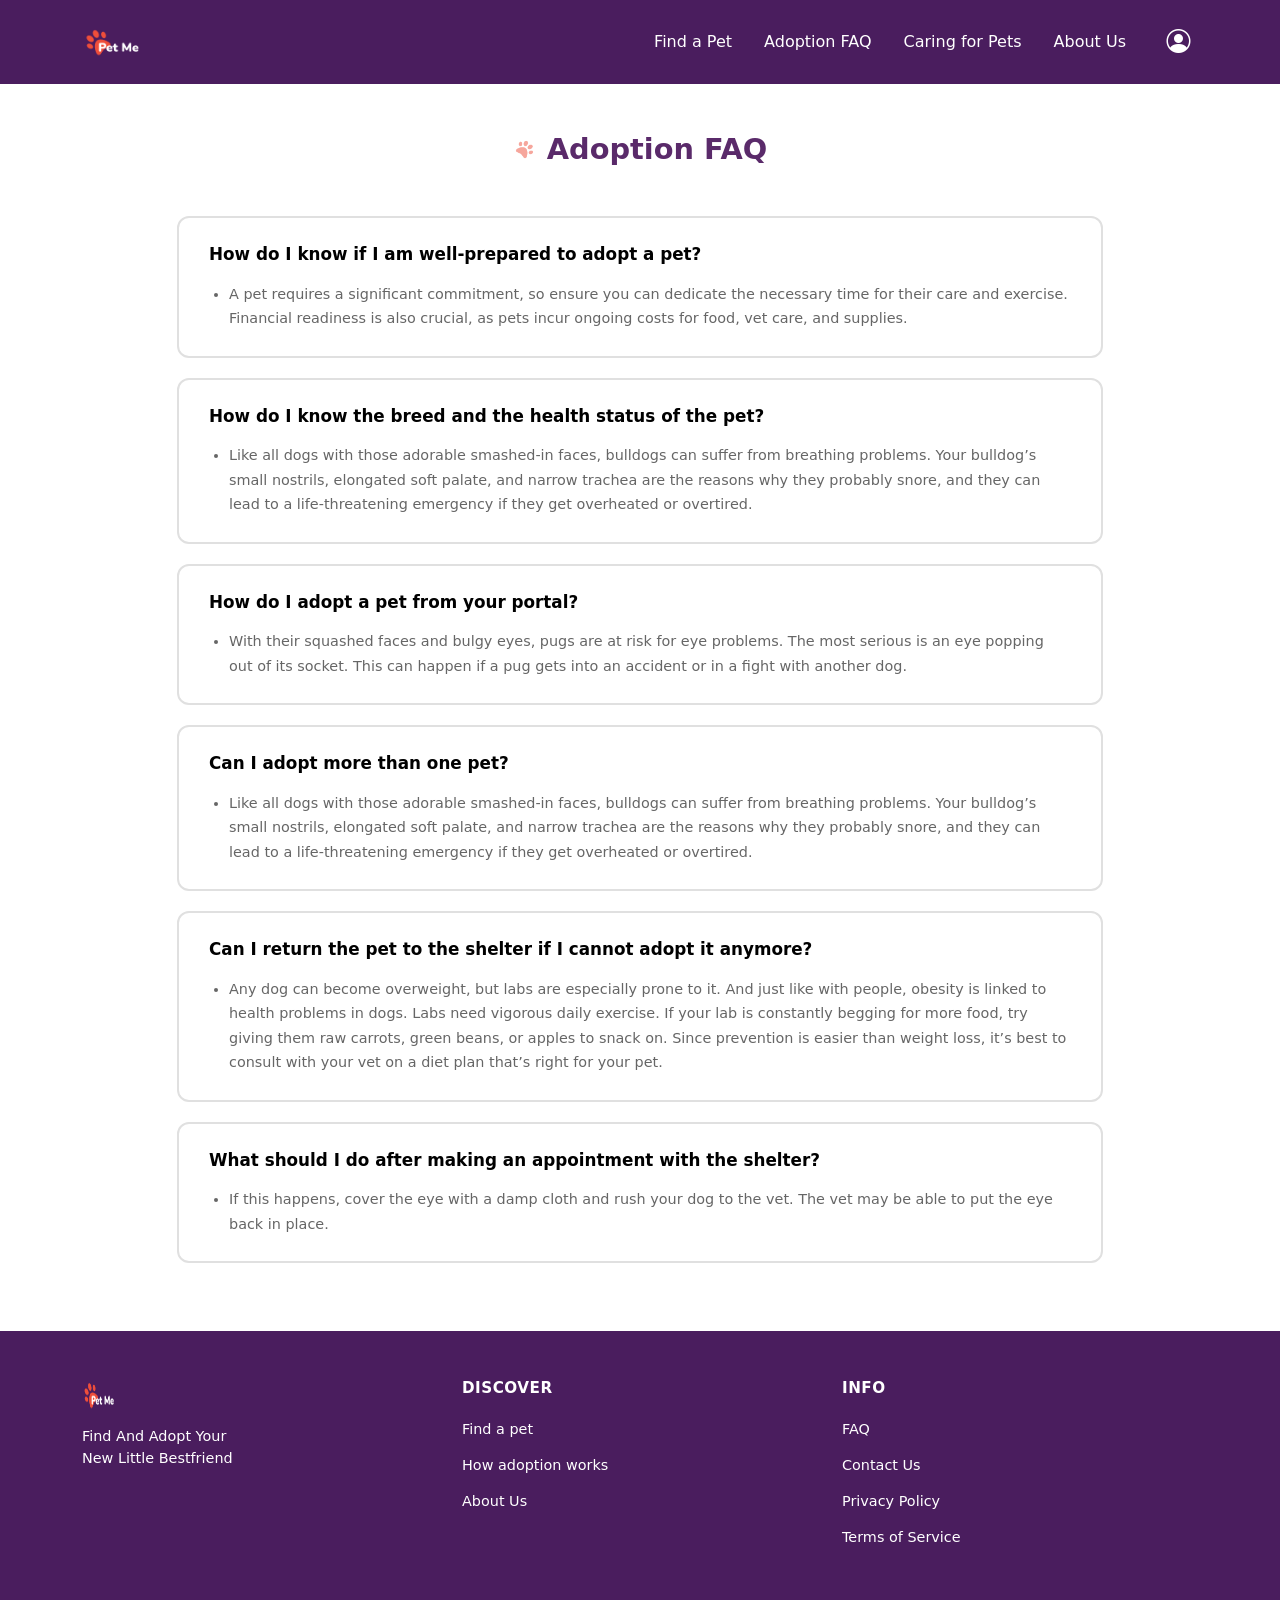
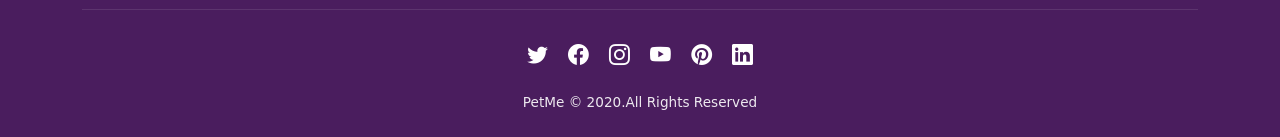
<file: Faq.html>
<!DOCTYPE html>
<html lang="en">
<head>
  <meta charset="UTF-8">
  <meta name="viewport" content="width=device-width, initial-scale=1.0">
  <title>Pet Me - Home</title>
  <link href="https://cdn.jsdelivr.net/npm/bootstrap@5.3.2/dist/css/bootstrap.min.css" rel="stylesheet">
  <link rel="stylesheet" href="https://cdn.jsdelivr.net/npm/bootstrap-icons@1.11.1/font/bootstrap-icons.css">
  <link rel="stylesheet" href="./pet/css/Faq.css">
</head>
<body>

  <!-- Navbar -->
  <nav class="navbar navbar-expand-lg navbar-dark navbar-custom py-3">
    <div class="container">
      <a href="./index.html" class="navbar-brand d-flex align-items-center fw-bold">
        <img src="./pet/images/logo.png" alt="Pet Me" height="32" class="me-2">
      </a>
      
      <button class="navbar-toggler" type="button" data-bs-toggle="collapse" data-bs-target="#navbarNav">
        <span class="navbar-toggler-icon"></span>
      </button>
      
      <div class="collapse navbar-collapse" id="navbarNav">
        <ul class="navbar-nav ms-auto align-items-center">
          <li class="nav-item mx-2">
            <a class="nav-link text-white" href="./Pet.html">Find a Pet</a>
          </li>
          <li class="nav-item mx-2">
            <a class="nav-link text-white" href="./Faq.html">Adoption FAQ</a>
          </li>
          <li class="nav-item mx-2">
            <a class="nav-link text-white" href="./caring.html">Caring for Pets</a>
          </li>
          <li class="nav-item mx-2">
            <a class="nav-link text-white" href="./about.html">About Us</a>
          </li>
          <li class="nav-item ms-3">
            <a class="nav-link text-white" href="#">
              <i class="bi bi-person-circle fs-4"></i>
            </a>
          </li>
        </ul>
      </div>
    </div>
  </nav>
<!-- Adoption FAQ Section -->
<section class="faq-section py-5">
  <div class="container">
    
    <!-- Title -->
    <div class="text-center mb-5">
      <h2 class="faq-title">
        <img src="./pet/images/paw icon.png" alt="Paw" class="paw-icon-title">
        Adoption FAQ
      </h2>
    </div>

    <!-- FAQ Items -->
    <div class="row justify-content-center">
      <div class="col-12 col-lg-10">
        
        <!-- FAQ 1 -->
        <div class="faq-card">
          <h5 class="faq-question">How do I know if I am well-prepared to adopt a pet?</h5>
          <ul class="faq-answer">
            <li>A pet requires a significant commitment, so ensure you can dedicate the necessary time for their care and exercise. Financial readiness is also crucial, as pets incur ongoing costs for food, vet care, and supplies.</li>
          </ul>
        </div>

        <!-- FAQ 2 -->
        <div class="faq-card">
          <h5 class="faq-question">How do I know the breed and the health status of the pet?</h5>
          <ul class="faq-answer">
            <li>Like all dogs with those adorable smashed-in faces, bulldogs can suffer from breathing problems. Your bulldog’s small nostrils, elongated soft palate, and narrow trachea are the reasons why they probably snore, and they can lead to a life-threatening emergency if they get overheated or overtired.</li>
          </ul>
        </div>

        <!-- FAQ 3 -->
        <div class="faq-card">
          <h5 class="faq-question">How do I adopt a pet from your portal?</h5>
          <ul class="faq-answer">
            <li>With their squashed faces and bulgy eyes, pugs are at risk for eye problems. The most serious is an eye popping out of its socket. This can happen if a pug gets into an accident or in a fight with another dog.</li>
          </ul>
        </div>

        <!-- FAQ 4 -->
        <div class="faq-card">
          <h5 class="faq-question">Can I adopt more than one pet?</h5>
          <ul class="faq-answer">
            <li>Like all dogs with those adorable smashed-in faces, bulldogs can suffer from breathing problems. Your bulldog’s small nostrils, elongated soft palate, and narrow trachea are the reasons why they probably snore, and they can lead to a life-threatening emergency if they get overheated or overtired.</li>
          </ul>
        </div>

        <!-- FAQ 5 -->
        <div class="faq-card">
          <h5 class="faq-question">Can I return the pet to the shelter if I cannot adopt it anymore?</h5>
          <ul class="faq-answer">
            <li>Any dog can become overweight, but labs are especially prone to it. And just like with people, obesity is linked to health problems in dogs. Labs need vigorous daily exercise. If your lab is constantly begging for more food, try giving them raw carrots, green beans, or apples to snack on. Since prevention is easier than weight loss, it’s best to consult with your vet on a diet plan that’s right for your pet.</li>
          </ul>
        </div>

        <!-- FAQ 6 -->
        <div class="faq-card">
          <h5 class="faq-question">What should I do after making an appointment with the shelter?</h5>
          <ul class="faq-answer">
            <li>If this happens, cover the eye with a damp cloth and rush your dog to the vet. The vet may be able to put the eye back in place.</li>
          </ul>
        </div>

      </div>
    </div>

  </div>
</section>
<!-- Footer -->
<footer class="footer-section">
  <div class="container">
    <div class="row py-5">
      
      <!-- Logo Column -->
      <div class="col-12 col-md-4 mb-4 mb-md-0">
        <div class="footer-logo-wrap">
          <img src="./pet/images/logo.png" alt="Pet Me" class="footer-logo">
          <span class="footer-logo-text"></span>
        </div>
        <p class="footer-tagline">Find And Adopt Your<br>New Little Bestfriend</p>
      </div>

      <!-- Discover Column -->
      <div class="col-6 col-md-4 mb-4 mb-md-0">
        <h5 class="footer-heading">DISCOVER</h5>
        <ul class="footer-links">
          <li><a href="./Pet.html">Find a pet</a></li>
          <li><a href="#">How adoption works</a></li>
          <li><a href="#">About Us</a></li>
        </ul>
      </div>

      <!-- Info Column -->
      <div class="col-6 col-md-4">
        <h5 class="footer-heading">INFO</h5>
        <ul class="footer-links">
          <li><a href="#">FAQ</a></li>
          <li><a href="#">Contact Us</a></li>
          <li><a href="#">Privacy Policy</a></li>
          <li><a href="#">Terms of Service</a></li>
        </ul>
      </div>

    </div>

    <!-- Social Icons -->
    <div class="row">
      <div class="col-12">
        <div class="social-icons">
          <a href="#" class="social-link"><i class="bi bi-twitter"></i></a>
          <a href="#" class="social-link"><i class="bi bi-facebook"></i></a>
          <a href="#" class="social-link"><i class="bi bi-instagram"></i></a>
          <a href="#" class="social-link"><i class="bi bi-youtube"></i></a>
          <a href="#" class="social-link"><i class="bi bi-pinterest"></i></a>
          <a href="#" class="social-link"><i class="bi bi-linkedin"></i></a>
        </div>
      </div>
    </div>

    <!-- Copyright -->
    <div class="row">
      <div class="col-12">
        <p class="footer-copyright">PetMe © 2020.All Rights Reserved</p>
      </div>
    </div>

  </div>
</footer>

<script src="https://cdn.jsdelivr.net/npm/bootstrap@5.3.2/dist/js/bootstrap.bundle.min.js"></script>
</body>
</html>
</file>
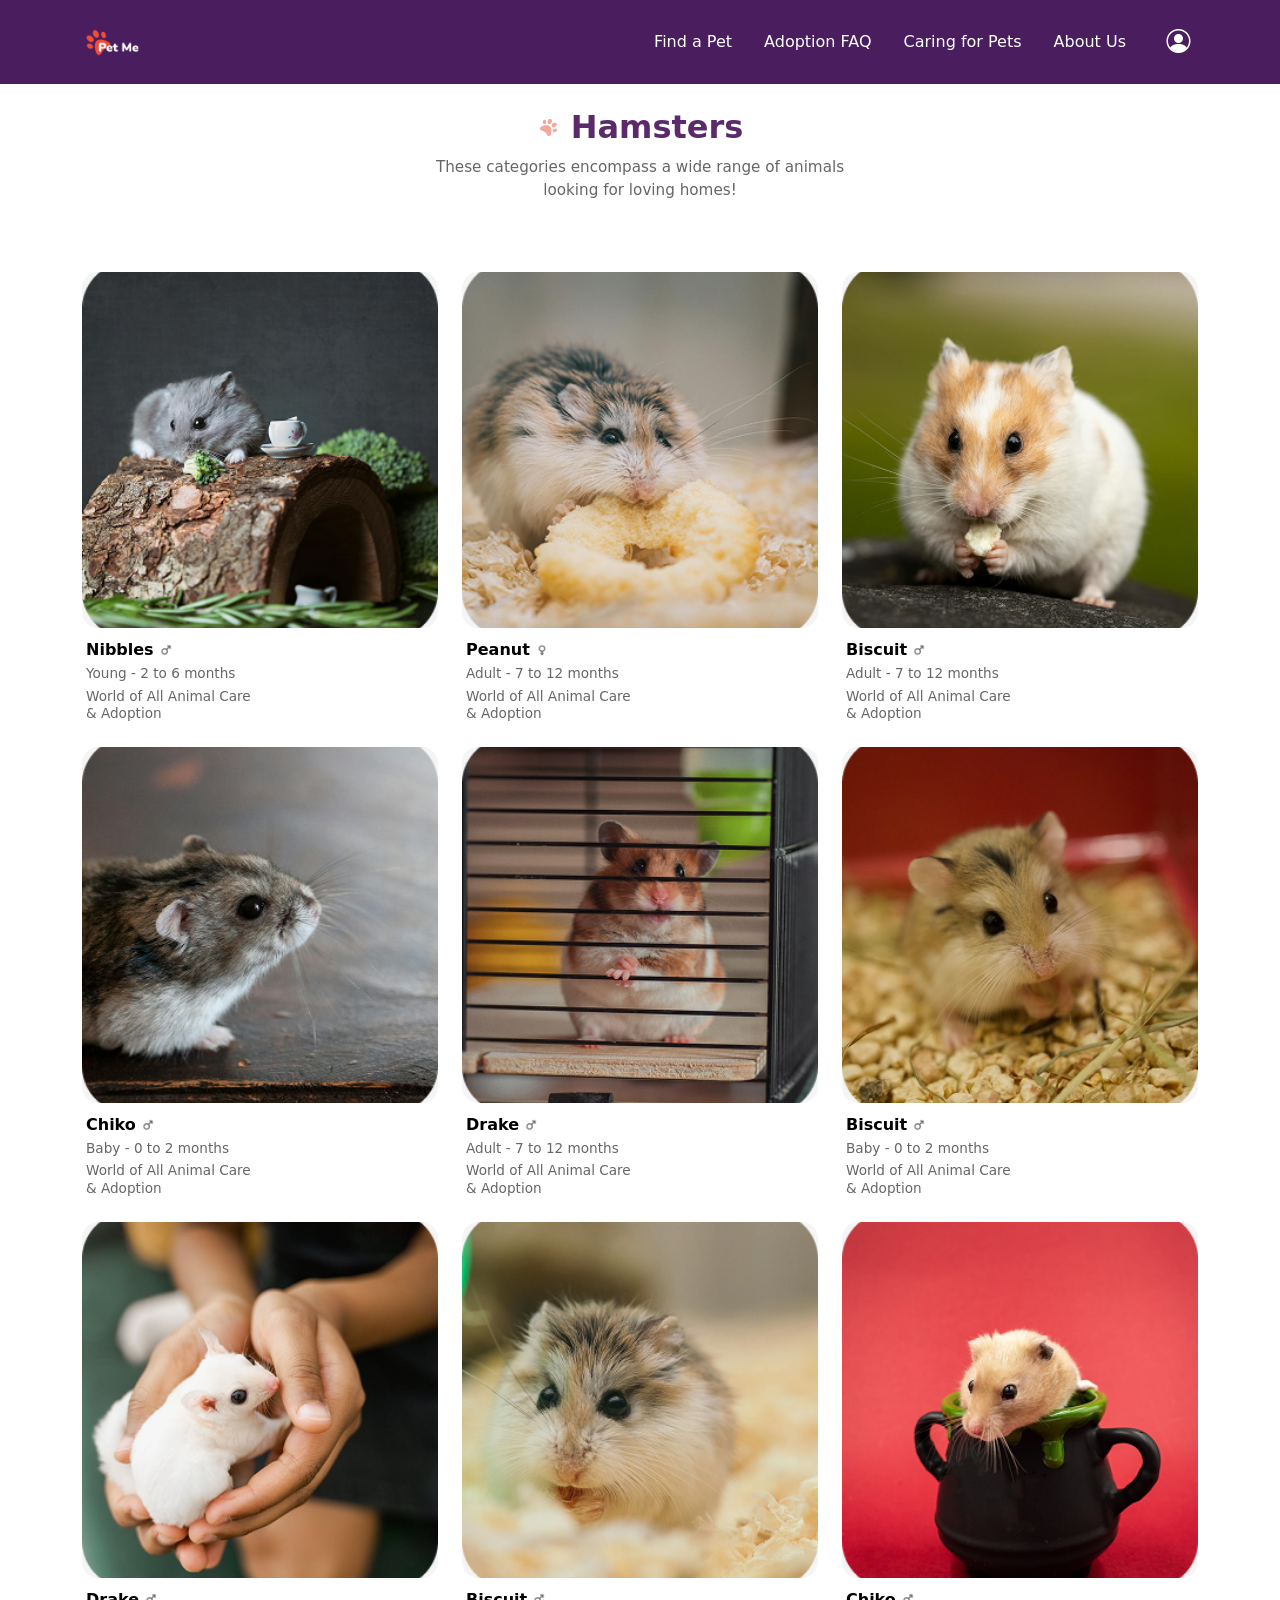
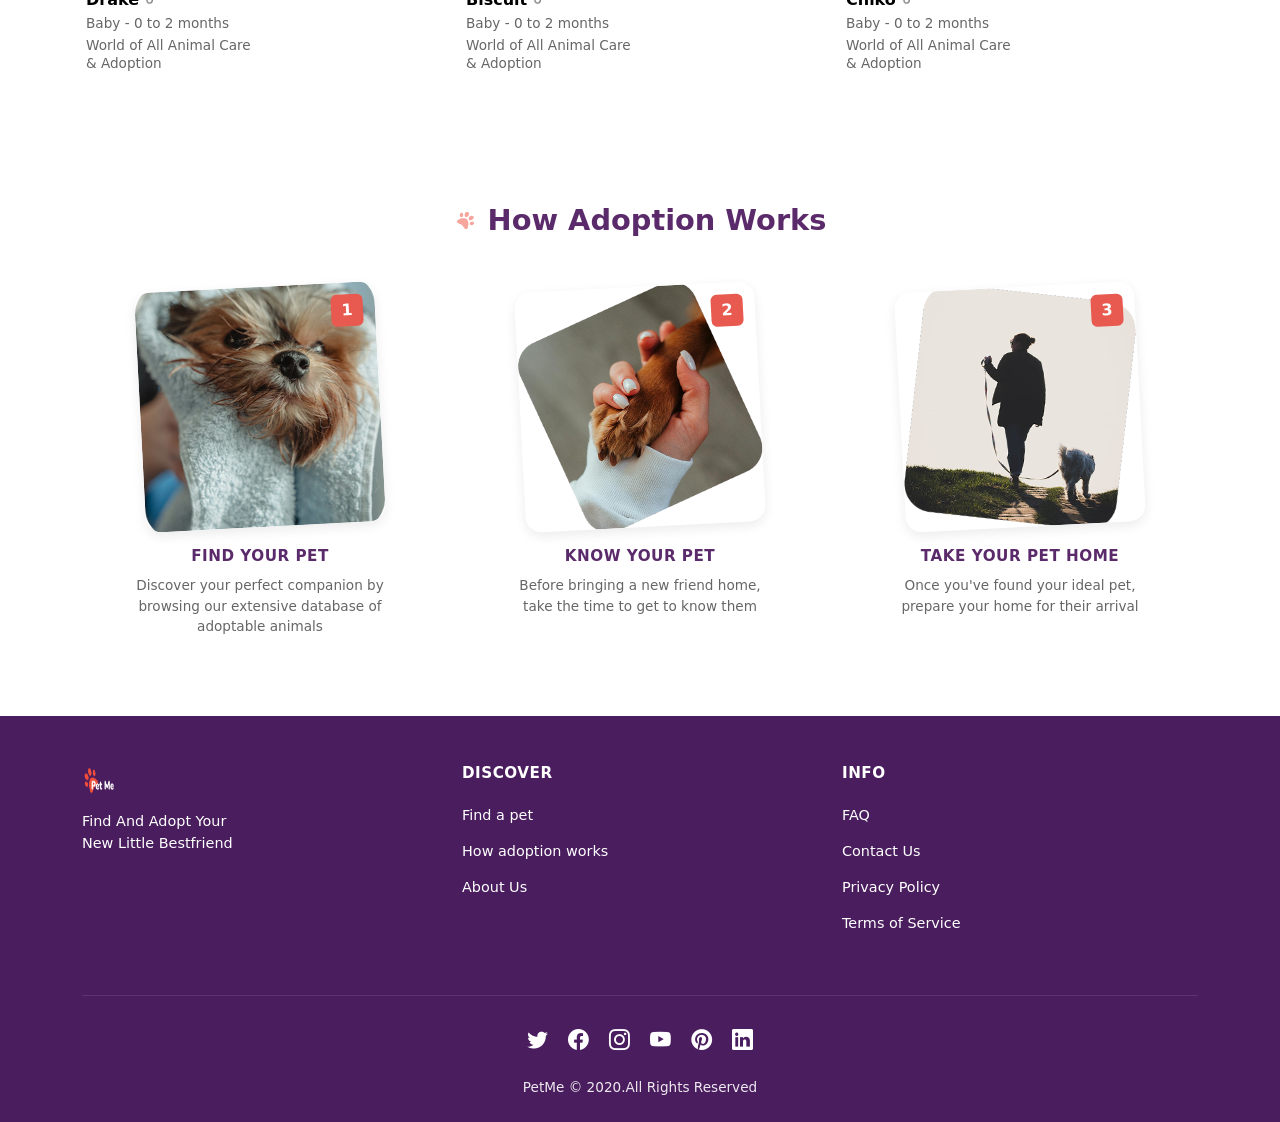
<file: hamsteradoption.html>
<!DOCTYPE html>
<html lang="en">
<head>
  <meta charset="UTF-8">
  <meta name="viewport" content="width=device-width, initial-scale=1.0">
  <title>Pet Me - Hamster Adoption</title>
  <link href="https://cdn.jsdelivr.net/npm/bootstrap@5.3.2/dist/css/bootstrap.min.css" rel="stylesheet">
  <link rel="stylesheet" href="https://cdn.jsdelivr.net/npm/bootstrap-icons@1.11.1/font/bootstrap-icons.css">
  <link rel="stylesheet" href="./pet/css/petadoption.css">
</head>
<body>
  <nav class="navbar navbar-expand-lg navbar-dark navbar-custom py-3">
    <div class="container">
      <a href="./index.html" class="navbar-brand d-flex align-items-center fw-bold">
        <img src="./pet/images/logo.png" alt="Pet Me" height="32" class="me-2">
      </a>
      <button class="navbar-toggler" type="button" data-bs-toggle="collapse" data-bs-target="#navbarNav">
        <span class="navbar-toggler-icon"></span>
      </button>
      <div class="collapse navbar-collapse" id="navbarNav">
        <ul class="navbar-nav ms-auto align-items-center">
          <li class="nav-item mx-2"><a class="nav-link text-white" href="./Pet.html">Find a Pet</a></li>
          <li class="nav-item mx-2"><a class="nav-link text-white" href="#">Adoption FAQ</a></li>
          <li class="nav-item mx-2"><a class="nav-link text-white" href="#">Caring for Pets</a></li>
          <li class="nav-item mx-2"><a class="nav-link text-white" href="#">About Us</a></li>
          <li class="nav-item ms-3"><a class="nav-link text-white" href="#"><i class="bi bi-person-circle fs-4"></i></a></li>
        </ul>
      </div>
    </div>
  </nav>

  <section class="page-header text-center py-4">
    <div class="container">
      <h1 class="page-title">
        <img src="./pet/images/paw icon.png" alt="Paw" class="paw-icon">
        Hamsters
      </h1>
      <p class="page-subtitle">
        These categories encompass a wide range of animals<br>
        looking for loving homes!
      </p>
    </div>
  </section>

  <section class="pet-adoption-section">
    <div class="container">
      <div class="row g-4">
        
        <div class="col-12 col-sm-6 col-lg-4">
          <a href="/hamster/1" class="pet-card">
            <div class="pet-img-wrapper">
              <img src="./pet/images/hamster 1.png" alt="Nibbles" class="pet-card-img">
            </div>
            <div class="pet-info">
              <h5 class="pet-name">Nibbles <img src="./pet/images/male icon.png" alt="male" class="pet-gender-icon"></h5>
              <p class="pet-age">Young - 2 to 6 months</p>
              <p class="pet-org">World of All Animal Care<br>& Adoption</p>
            </div>
          </a>
        </div>

        <div class="col-12 col-sm-6 col-lg-4">
          <a href="/hamster/2" class="pet-card">
            <div class="pet-img-wrapper">
              <img src="./pet/images/hamster 2.png" alt="Peanut" class="pet-card-img">
            </div>
            <div class="pet-info">
              <h5 class="pet-name">Peanut <img src="./pet/images/female icon.png" alt="female" class="pet-gender-icon"></h5>
              <p class="pet-age">Adult - 7 to 12 months</p>
              <p class="pet-org">World of All Animal Care<br>& Adoption</p>
            </div>
          </a>
        </div>

        <div class="col-12 col-sm-6 col-lg-4">
          <a href="/hamster/3" class="pet-card">
            <div class="pet-img-wrapper">
              <img src="./pet/images/hamster 3.png" alt="Biscuit" class="pet-card-img">
            </div>
            <div class="pet-info">
              <h5 class="pet-name">Biscuit <img src="./pet/images/male icon.png" alt="male" class="pet-gender-icon"></h5>
              <p class="pet-age">Adult - 7 to 12 months</p>
              <p class="pet-org">World of All Animal Care<br>& Adoption</p>
            </div>
          </a>
        </div>
        <div class="col-12 col-sm-6 col-lg-4">
          <a href="/hamster/4" class="pet-card">
            <div class="pet-img-wrapper">
              <img src="./pet/images/hamster 4.png" alt="Biscuit" class="pet-card-img">
            </div>
            <div class="pet-info">
              <h5 class="pet-name">Chiko <img src="./pet/images/male icon.png" alt="male" class="pet-gender-icon"></h5>
              <p class="pet-age">Baby - 0 to 2 months</p>
              <p class="pet-org">World of All Animal Care<br>& Adoption</p>
            </div>
          </a>
        </div>
        <div class="col-12 col-sm-6 col-lg-4">
          <a href="/hamster/5" class="pet-card">
            <div class="pet-img-wrapper">
              <img src="./pet/images/hamster 5.png" alt="Biscuit" class="pet-card-img">
            </div>
            <div class="pet-info">
              <h5 class="pet-name">Drake <img src="./pet/images/male icon.png" alt="male" class="pet-gender-icon"></h5>
              <p class="pet-age">Adult - 7 to 12 months</p>
              <p class="pet-org">World of All Animal Care<br>& Adoption</p>
            </div>
          </a>
        </div>
        <div class="col-12 col-sm-6 col-lg-4">
          <a href="/hamster/6" class="pet-card">
            <div class="pet-img-wrapper">
              <img src="./pet/images/hamster 6.png" alt="Biscuit" class="pet-card-img">
            </div>
            <div class="pet-info">
              <h5 class="pet-name">Biscuit <img src="./pet/images/male icon.png" alt="male" class="pet-gender-icon"></h5>
              <p class="pet-age">Baby - 0 to 2 months</p>
              <p class="pet-org">World of All Animal Care<br>& Adoption</p>
            </div>
          </a>
        </div>
        <div class="col-12 col-sm-6 col-lg-4">
          <a href="/hamster/7" class="pet-card">
            <div class="pet-img-wrapper">
              <img src="./pet/images/hamster 7.png" alt="Biscuit" class="pet-card-img">
            </div>
            <div class="pet-info">
              <h5 class="pet-name">Drake <img src="./pet/images/male icon.png" alt="male" class="pet-gender-icon"></h5>
              <p class="pet-age">Baby - 0 to 2 months</p>
              <p class="pet-org">World of All Animal Care<br>& Adoption</p>
            </div>
          </a>
        </div>
        <div class="col-12 col-sm-6 col-lg-4">
          <a href="/hamster/8" class="pet-card">
            <div class="pet-img-wrapper">
              <img src="./pet/images/hamster 8.png" alt="Biscuit" class="pet-card-img">
            </div>
            <div class="pet-info">
              <h5 class="pet-name">Biscuit <img src="./pet/images/male icon.png" alt="male" class="pet-gender-icon"></h5>
              <p class="pet-age">Baby - 0 to 2 months</p>
              <p class="pet-org">World of All Animal Care<br>& Adoption</p>
            </div>
          </a>
        </div>
        <div class="col-12 col-sm-6 col-lg-4">
          <a href="/hamster/9" class="pet-card">
            <div class="pet-img-wrapper">
              <img src="./pet/images/hamster 9.png" alt="Biscuit" class="pet-card-img">
            </div>
            <div class="pet-info">
              <h5 class="pet-name">Chiko <img src="./pet/images/male icon.png" alt="male" class="pet-gender-icon"></h5>
              <p class="pet-age">Baby - 0 to 2 months</p>
              <p class="pet-org">World of All Animal Care<br>& Adoption</p>
            </div>
          </a>
        </div>
      </div>
    </div>
  </section>
<!-- How Adoption Works Section -->
  <section class="how-it-works-section">
    <div class="container">
      <div class="text-center mb-5">
        <h2 class="how-title">
          <img src="./pet/images/paw icon.png" alt="Paw" class="paw-img-title">
          How Adoption Works
        </h2>
      </div>

      <div class="row justify-content-center g-4">
        <div class="col-12 col-md-4">
          <div class="step-card">
            <div class="step-img-wrapper">
              <img src="./pet/images/find your pet.png" alt="Step 1" class="step-img">
              <span class="step-number">1</span>
            </div>
            <h4 class="step-title">FIND YOUR PET</h4>
            <p class="step-desc">
              Discover your perfect companion by browsing our extensive database of adoptable animals
            </p>
          </div>
        </div>

        <div class="col-12 col-md-4">
          <div class="step-card">
            <div class="step-img-wrapper">
              <img src="./pet/images/know your pet.png" alt="Step 2" class="step-img">
              <span class="step-number">2</span>
            </div>
            <h4 class="step-title">KNOW YOUR PET</h4>
            <p class="step-desc">
              Before bringing a new friend home, take the time to get to know them
            </p>
          </div>
        </div>

        <div class="col-12 col-md-4">
          <div class="step-card">
            <div class="step-img-wrapper">
              <img src="./pet/images/take your pet.png" alt="Step 3" class="step-img">
              <span class="step-number">3</span>
            </div>
            <h4 class="step-title">TAKE YOUR PET HOME</h4>
            <p class="step-desc">
              Once you've found your ideal pet, prepare your home for their arrival
            </p>
          </div>
        </div>
      </div>
    </div>
  </section>
  <!-- Footer -->
<footer class="footer-section">
  <div class="container">
    <div class="row py-5">
      
      <!-- Logo Column -->
      <div class="col-12 col-md-4 mb-4 mb-md-0">
        <div class="footer-logo-wrap">
          <img src="./pet/images/logo.png" alt="Pet Me" class="footer-logo">
          <span class="footer-logo-text"></span>
        </div>
        <p class="footer-tagline">Find And Adopt Your<br>New Little Bestfriend</p>
      </div>

      <!-- Discover Column -->
      <div class="col-6 col-md-4 mb-4 mb-md-0">
        <h5 class="footer-heading">DISCOVER</h5>
        <ul class="footer-links">
          <li><a href="#">Find a pet</a></li>
          <li><a href="">How adoption works</a></li>
          <li><a href="./about.html">About Us</a></li>
        </ul>
      </div>

      <!-- Info Column -->
      <div class="col-6 col-md-4">
        <h5 class="footer-heading">INFO</h5>
        <ul class="footer-links">
          <li><a href="#">FAQ</a></li>
          <li><a href="#">Contact Us</a></li>
          <li><a href="#">Privacy Policy</a></li>
          <li><a href="#">Terms of Service</a></li>
        </ul>
      </div>

    </div>

    <!-- Social Icons -->
    <div class="row">
      <div class="col-12">
        <div class="social-icons">
          <a href="#" class="social-link"><i class="bi bi-twitter"></i></a>
          <a href="#" class="social-link"><i class="bi bi-facebook"></i></a>
          <a href="#" class="social-link"><i class="bi bi-instagram"></i></a>
          <a href="#" class="social-link"><i class="bi bi-youtube"></i></a>
          <a href="#" class="social-link"><i class="bi bi-pinterest"></i></a>
          <a href="#" class="social-link"><i class="bi bi-linkedin"></i></a>
        </div>
      </div>
    </div>

    <!-- Copyright -->
    <div class="row">
      <div class="col-12">
        <p class="footer-copyright">PetMe © 2020.All Rights Reserved</p>
      </div>
    </div>

  </div>
</footer>
  <script src="https://cdn.jsdelivr.net/npm/bootstrap@5.3.2/dist/js/bootstrap.bundle.min.js"></script>
</body>
</html>
</file>
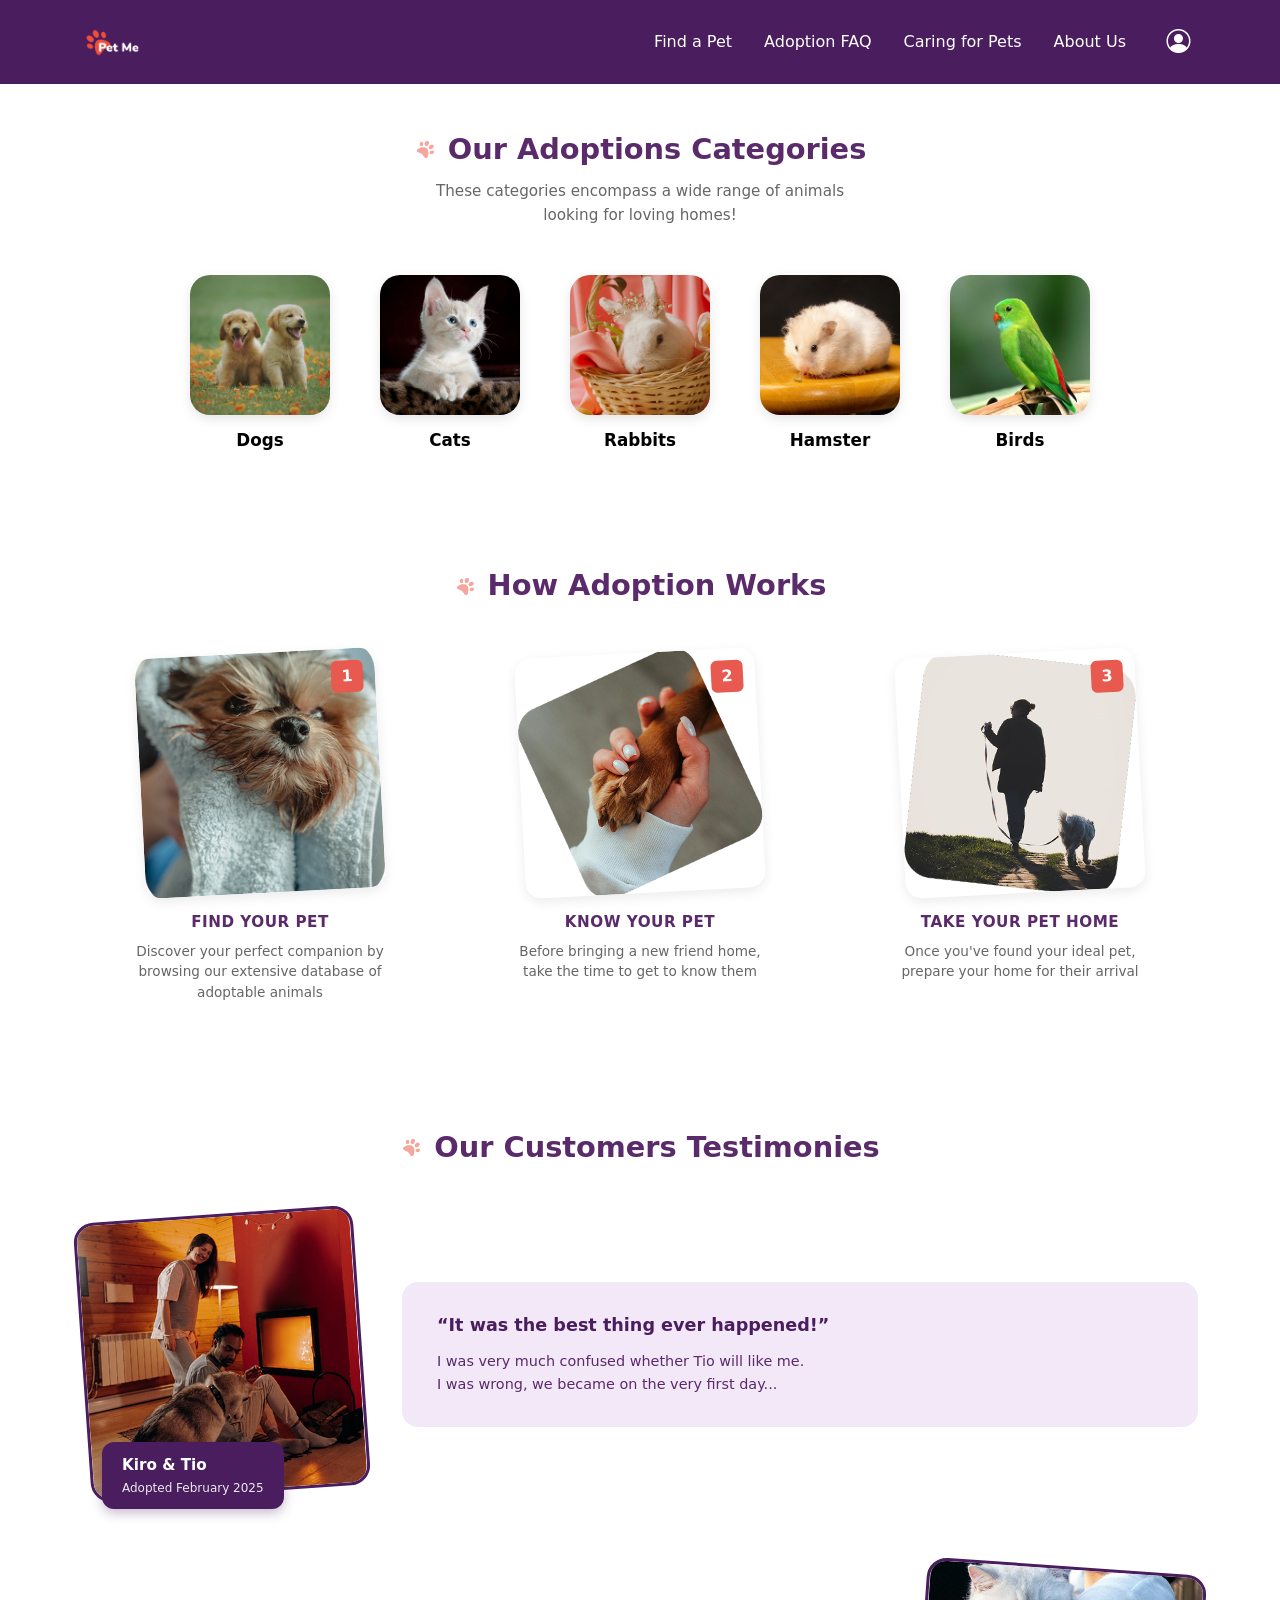
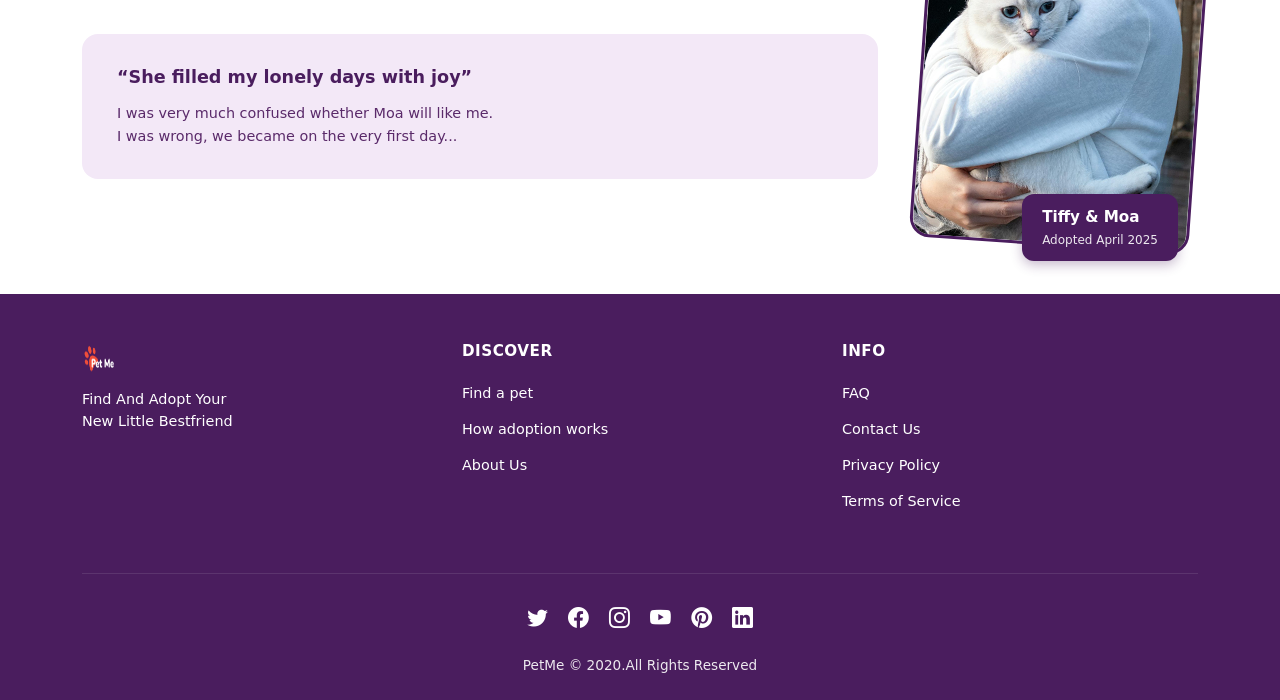
<file: Pet.html>
<!DOCTYPE html>
<html lang="en">
<head>
  <meta charset="UTF-8">
  <meta name="viewport" content="width=device-width, initial-scale=1.0">
  <title>Pet Me - Home</title>
  <link href="https://cdn.jsdelivr.net/npm/bootstrap@5.3.2/dist/css/bootstrap.min.css" rel="stylesheet">
  <link rel="stylesheet" href="https://cdn.jsdelivr.net/npm/bootstrap-icons@1.11.1/font/bootstrap-icons.css">
  <link rel="stylesheet" href="./pet/css/pet.css">
</head>
<body>

  <!-- Navbar -->
  <nav class="navbar navbar-expand-lg navbar-dark navbar-custom py-3">
    <div class="container">
      <a href="./index.html" class="navbar-brand d-flex align-items-center fw-bold">
        <img src="./pet/images/logo.png" alt="Pet Me" height="32" class="me-2">
      </a>
      
      <button class="navbar-toggler" type="button" data-bs-toggle="collapse" data-bs-target="#navbarNav">
        <span class="navbar-toggler-icon"></span>
      </button>
      
      <div class="collapse navbar-collapse" id="navbarNav">
        <ul class="navbar-nav ms-auto align-items-center">
          <li class="nav-item mx-2">
            <a class="nav-link text-white" href="./Pet.html">Find a Pet</a>
          </li>
          <li class="nav-item mx-2">
            <a class="nav-link text-white" href="./Faq.html">Adoption FAQ</a>
          </li>
          <li class="nav-item mx-2">
            <a class="nav-link text-white" href="./caring.html">Caring for Pets</a>
          </li>
          <li class="nav-item mx-2">
            <a class="nav-link text-white" href="./about.html">About Us</a>
          </li>
          <li class="nav-item ms-3">
            <a class="nav-link text-white" href="#">
              <i class="bi bi-person-circle fs-4"></i>
            </a>
          </li>
        </ul>
      </div>
    </div>
  </nav>

  <!-- Our Adoptions Categories Section -->
  <section class="categories-section py-5">
    <div class="container">
      
      <!-- Title -->
      <div class="text-center mb-5">
        <h2 class="categories-title">
          <img src="./pet/images/paw icon.png" alt="Paw" class="paw-icon-title">
          Our Adoptions Categories
        </h2>
        <p class="categories-subtitle">
          These categories encompass a wide range of animals<br>
          looking for loving homes!
        </p>
      </div>

      <!-- Categories Grid -->
      <div class="row justify-content-center g-4">
        
        <!-- Dogs -->
        <div class="col-6 col-md-4 col-lg-2">
          <a href="dogadoption.html" class="category-card">
            <div class="category-img-wrapper">
              <img src="./pet/images/find a pet - dogs.png" alt="Dogs" class="category-img">
            </div>
            <h5 class="category-name">Dogs</h5>
          </a>
        </div>

        <!-- Cats -->
        <div class="col-6 col-md-4 col-lg-2">
          <a href="catadoption.html" class="category-card">
            <div class="category-img-wrapper">
              <img src="./pet/images/find a pet - cats.png" alt="Cats" class="category-img">
            </div>
            <h5 class="category-name">Cats</h5>
          </a>
        </div>

        <!-- Rabbits -->
        <div class="col-6 col-md-4 col-lg-2">
          <a href="rabbitadoption.html" class="category-card">
            <div class="category-img-wrapper">
              <img src="./pet/images/find a pet - rabbits.png" alt="Rabbits" class="category-img">
            </div>
            <h5 class="category-name">Rabbits</h5>
          </a>
        </div>

        <!-- Hamster -->
        <div class="col-6 col-md-4 col-lg-2">
          <a href="hamsteradoption.html" class="category-card">
            <div class="category-img-wrapper">
              <img src="./pet/images/find a pet - hamster.png" alt="Hamster" class="category-img">
            </div>
            <h5 class="category-name">Hamster</h5>
          </a>
        </div>

        <!-- Birds -->
        <div class="col-6 col-md-4 col-lg-2">
          <a href="birdadoption.html" class="category-card">
            <div class="category-img-wrapper">
              <img src="./pet/images/find a pet - birds.png" alt="Birds" class="category-img">
            </div>
            <h5 class="category-name">Birds</h5>
          </a>
        </div>

      </div>
    </div>
  </section>
<!-- How Adoption Works Section -->
  <section class="how-it-works-section">
    <div class="container">
      <div class="text-center mb-5">
        <h2 class="how-title">
          <img src="./pet/images/paw icon.png" alt="Paw" class="paw-img-title">
          How Adoption Works
        </h2>
      </div>

      <div class="row justify-content-center g-4">
        <div class="col-12 col-md-4">
          <div class="step-card">
            <div class="step-img-wrapper">
              <img src="./pet/images/find your pet.png" alt="Step 1" class="step-img">
              <span class="step-number">1</span>
            </div>
            <h4 class="step-title">FIND YOUR PET</h4>
            <p class="step-desc">
              Discover your perfect companion by browsing our extensive database of adoptable animals
            </p>
          </div>
        </div>

        <div class="col-12 col-md-4">
          <div class="step-card">
            <div class="step-img-wrapper">
              <img src="./pet/images/know your pet.png" alt="Step 2" class="step-img">
              <span class="step-number">2</span>
            </div>
            <h4 class="step-title">KNOW YOUR PET</h4>
            <p class="step-desc">
              Before bringing a new friend home, take the time to get to know them
            </p>
          </div>
        </div>

        <div class="col-12 col-md-4">
          <div class="step-card">
            <div class="step-img-wrapper">
              <img src="./pet/images/take your pet.png" alt="Step 3" class="step-img">
              <span class="step-number">3</span>
            </div>
            <h4 class="step-title">TAKE YOUR PET HOME</h4>
            <p class="step-desc">
              Once you've found your ideal pet, prepare your home for their arrival
            </p>
          </div>
        </div>
      </div>
    </div>
  </section>

  <!-- Our Customers Testimonies Section -->
<section class="testimonies-section py-5">
  <div class="container">
    
    <!-- Title -->
    <div class="text-center mb-5">
      <h2 class="testimonies-title">
        <img src="./pet/images/paw icon.png" alt="Paw" class="paw-icon-title">
        Our Customers Testimonies
      </h2>
    </div>

    <!-- Testimonial 1 - Left Image -->
    <div class="row mb-5 pb-4">
      <div class="col-12">
        <div class="testimonial-item testimonial-left">
          <div class="testimonial-img-container">
            <div class="testimonial-img-wrapper">
              <img src="./pet/images/testimonies 1.png" alt="Kiro & Tio" class="testimonial-img">
            </div>
            <div class="testimonial-name-tag">
              <div class="name-tag-name">Kiro & Tio</div>
              <div class="name-tag-date">Adopted February 2025</div>
            </div>
          </div>
          <div class="testimonial-content">
            <div class="testimonial-quote-box">
              <p class="testimonial-quote">“It was the best thing ever happened!”</p>
              <p class="testimonial-text">
                I was very much confused whether Tio will like me.<br>
                I was wrong, we became on the very first day...
              </p>
            </div>
          </div>
        </div>
      </div>
    </div>

    <!-- Testimonial 2 - Right Image -->
    <div class="row">
      <div class="col-12">
        <div class="testimonial-item testimonial-right">
          <div class="testimonial-content">
            <div class="testimonial-quote-box">
              <p class="testimonial-quote">“She filled my lonely days with joy”</p>
              <p class="testimonial-text">
                I was very much confused whether Moa will like me.<br>
                I was wrong, we became on the very first day...
              </p>
            </div>
          </div>
          <div class="testimonial-img-container">
            <div class="testimonial-img-wrapper">
              <img src="./pet/images/testimonies 2.png" alt="Tiffy & Moa" class="testimonial-img">
            </div>
            <div class="testimonial-name-tag">
              <div class="name-tag-name">Tiffy & Moa</div>
              <div class="name-tag-date">Adopted April 2025</div>
            </div>
          </div>
        </div>
      </div>
    </div>

  </div>
</section>
  <!-- Footer -->
<footer class="footer-section">
  <div class="container">
    <div class="row py-5">
      
      <!-- Logo Column -->
      <div class="col-12 col-md-4 mb-4 mb-md-0">
        <div class="footer-logo-wrap">
          <img src="./pet/images/logo.png" alt="Pet Me" class="footer-logo">
          <span class="footer-logo-text"></span>
        </div>
        <p class="footer-tagline">Find And Adopt Your<br>New Little Bestfriend</p>
      </div>

      <!-- Discover Column -->
      <div class="col-6 col-md-4 mb-4 mb-md-0">
        <h5 class="footer-heading">DISCOVER</h5>
        <ul class="footer-links">
          <li><a href="./Pet.html">Find a pet</a></li>
          <li><a href="#">How adoption works</a></li>
          <li><a href="#">About Us</a></li>
        </ul>
      </div>

      <!-- Info Column -->
      <div class="col-6 col-md-4">
        <h5 class="footer-heading">INFO</h5>
        <ul class="footer-links">
          <li><a href="#">FAQ</a></li>
          <li><a href="#">Contact Us</a></li>
          <li><a href="#">Privacy Policy</a></li>
          <li><a href="#">Terms of Service</a></li>
        </ul>
      </div>

    </div>

    <!-- Social Icons -->
    <div class="row">
      <div class="col-12">
        <div class="social-icons">
          <a href="#" class="social-link"><i class="bi bi-twitter"></i></a>
          <a href="#" class="social-link"><i class="bi bi-facebook"></i></a>
          <a href="#" class="social-link"><i class="bi bi-instagram"></i></a>
          <a href="#" class="social-link"><i class="bi bi-youtube"></i></a>
          <a href="#" class="social-link"><i class="bi bi-pinterest"></i></a>
          <a href="#" class="social-link"><i class="bi bi-linkedin"></i></a>
        </div>
      </div>
    </div>

    <!-- Copyright -->
    <div class="row">
      <div class="col-12">
        <p class="footer-copyright">PetMe © 2020.All Rights Reserved</p>
      </div>
    </div>

  </div>
</footer>
  <script src="https://cdn.jsdelivr.net/npm/bootstrap@5.3.2/dist/js/bootstrap.bundle.min.js"></script>
</body>
</html>
</file>
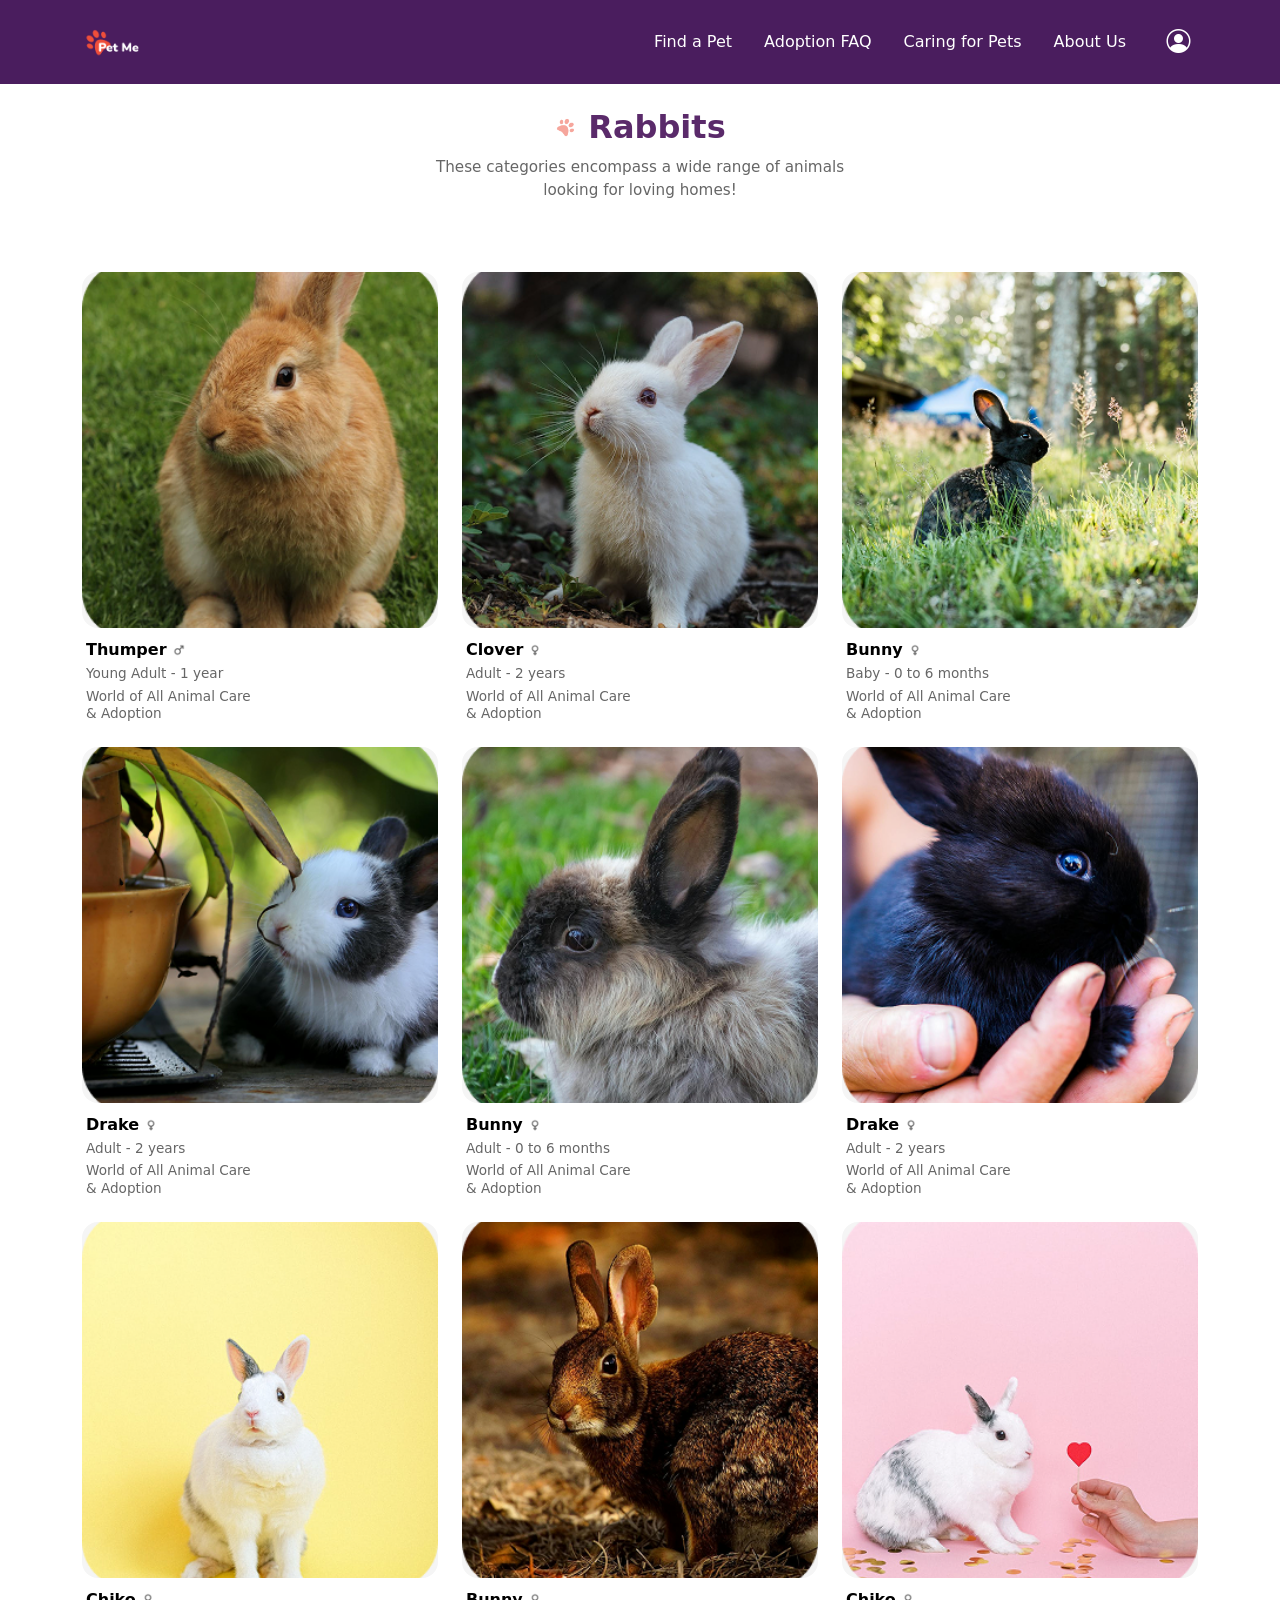
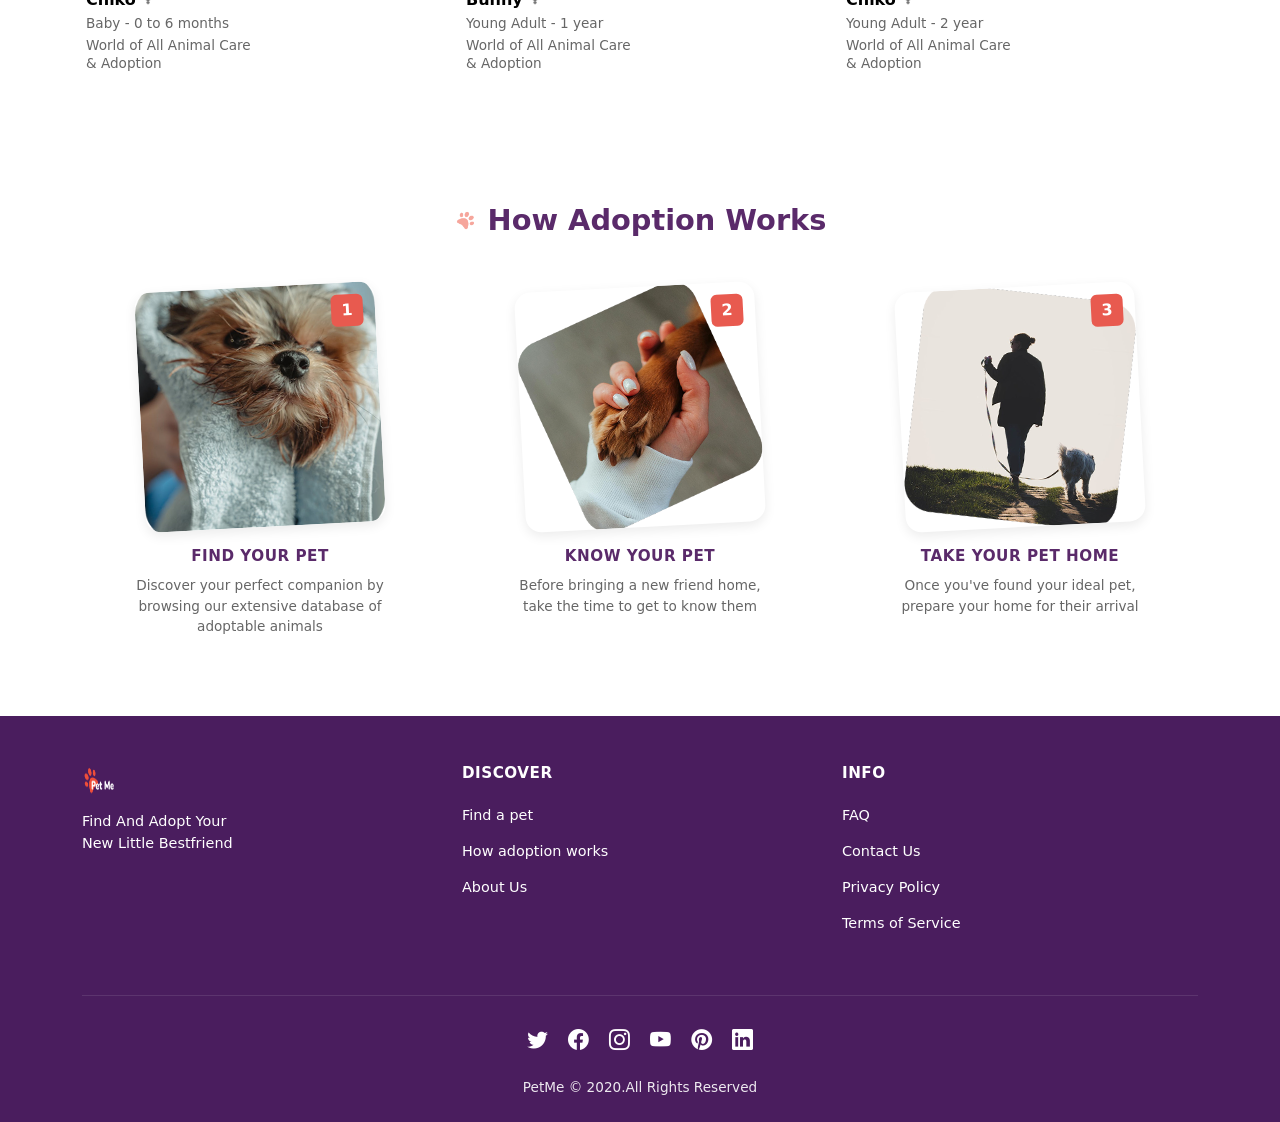
<file: rabbitadoption.html>
<!DOCTYPE html>
<html lang="en">
<head>
  <meta charset="UTF-8">
  <meta name="viewport" content="width=device-width, initial-scale=1.0">
  <title>Pet Me - Rabbit Adoption</title>
  <link href="https://cdn.jsdelivr.net/npm/bootstrap@5.3.2/dist/css/bootstrap.min.css" rel="stylesheet">
  <link rel="stylesheet" href="https://cdn.jsdelivr.net/npm/bootstrap-icons@1.11.1/font/bootstrap-icons.css">
  <link rel="stylesheet" href="./pet/css/petadoption.css">
</head>
<body>
  <nav class="navbar navbar-expand-lg navbar-dark navbar-custom py-3">
    <div class="container">
      <a href="./index.html" class="navbar-brand d-flex align-items-center fw-bold">
        <img src="./pet/images/logo.png" alt="Pet Me" height="32" class="me-2">
        
      </a>
      <button class="navbar-toggler" type="button" data-bs-toggle="collapse" data-bs-target="#navbarNav">
        <span class="navbar-toggler-icon"></span>
      </button>
      <div class="collapse navbar-collapse" id="navbarNav">
        <ul class="navbar-nav ms-auto align-items-center">
          <li class="nav-item mx-2"><a class="nav-link text-white" href="./Pet.html">Find a Pet</a></li>
          <li class="nav-item mx-2"><a class="nav-link text-white" href="./Faq.html">Adoption FAQ</a></li>
          <li class="nav-item mx-2"><a class="nav-link text-white" href="./caring.html">Caring for Pets</a></li>
          <li class="nav-item mx-2"><a class="nav-link text-white" href="./about.html">About Us</a></li>
          <li class="nav-item ms-3"><a class="nav-link text-white" href="#"><i class="bi bi-person-circle fs-4"></i></a></li>
        </ul>
      </div>
    </div>
  </nav>

  <section class="page-header text-center py-4">
    <div class="container">
      <h1 class="page-title">
        <img src="./pet/images/paw icon.png" alt="Paw" class="paw-icon">
        Rabbits
      </h1>
      <p class="page-subtitle">
        These categories encompass a wide range of animals<br>
        looking for loving homes!
      </p>
    </div>
  </section>

  <section class="pet-adoption-section">
    <div class="container">
      <div class="row g-4">
        
        <div class="col-12 col-sm-6 col-lg-4">
          <a href="/rabbit/1" class="pet-card">
            <div class="pet-img-wrapper">
              <img src="./pet/images/rabbit 1.png" alt="Thumper" class="pet-card-img">
            </div>
            <div class="pet-info">
              <h5 class="pet-name">Thumper <img src="./pet/images/male icon.png" alt="male" class="pet-gender-icon"></h5>
              <p class="pet-age">Young Adult - 1 year</p>
              <p class="pet-org">World of All Animal Care<br>& Adoption</p>
            </div>
          </a>
        </div>

        <div class="col-12 col-sm-6 col-lg-4">
          <a href="/rabbit/2" class="pet-card">
            <div class="pet-img-wrapper">
              <img src="./pet/images/rabbit 2.png" alt="Clover" class="pet-card-img">
            </div>
            <div class="pet-info">
              <h5 class="pet-name">Clover <img src="./pet/images/female icon.png" alt="female" class="pet-gender-icon"></h5>
              <p class="pet-age">Adult - 2 years</p>
              <p class="pet-org">World of All Animal Care<br>& Adoption</p>
            </div>
          </a>
        </div>

        <div class="col-12 col-sm-6 col-lg-4">
          <a href="/rabbit/3" class="pet-card">
            <div class="pet-img-wrapper">
              <img src="./pet/images/rabbit 3.png" alt="Bunny" class="pet-card-img">
            </div>
            <div class="pet-info">
              <h5 class="pet-name">Bunny <img src="./pet/images/female icon.png" alt="female" class="pet-gender-icon"></h5>
              <p class="pet-age">Baby - 0 to 6 months</p>
              <p class="pet-org">World of All Animal Care<br>& Adoption</p>
            </div>
          </a>
        </div>
        <div class="col-12 col-sm-6 col-lg-4">
          <a href="/rabbit/4" class="pet-card">
            <div class="pet-img-wrapper">
              <img src="./pet/images/rabbit 4.png" alt="Bunny" class="pet-card-img">
            </div>
            <div class="pet-info">
              <h5 class="pet-name">Drake <img src="./pet/images/female icon.png" alt="female" class="pet-gender-icon"></h5>
              <p class="pet-age">Adult - 2 years</p>
              <p class="pet-org">World of All Animal Care<br>& Adoption</p>
            </div>
          </a>
        </div>
        <div class="col-12 col-sm-6 col-lg-4">
          <a href="/rabbit/5" class="pet-card">
            <div class="pet-img-wrapper">
              <img src="./pet/images/rabbit 5.png" alt="Bunny" class="pet-card-img">
            </div>
            <div class="pet-info">
              <h5 class="pet-name">Bunny <img src="./pet/images/female icon.png" alt="female" class="pet-gender-icon"></h5>
              <p class="pet-age">Adult - 0 to 6 months</p>
              <p class="pet-org">World of All Animal Care<br>& Adoption</p>
            </div>
          </a>
        </div>
        <div class="col-12 col-sm-6 col-lg-4">
          <a href="/rabbit/6" class="pet-card">
            <div class="pet-img-wrapper">
              <img src="./pet/images/rabbit 6.png" alt="Bunny" class="pet-card-img">
            </div>
            <div class="pet-info">
              <h5 class="pet-name">Drake <img src="./pet/images/female icon.png" alt="female" class="pet-gender-icon"></h5>
              <p class="pet-age">Adult - 2 years</p>
              <p class="pet-org">World of All Animal Care<br>& Adoption</p>
            </div>
          </a>
        </div>
        <div class="col-12 col-sm-6 col-lg-4">
          <a href="/rabbit/7" class="pet-card">
            <div class="pet-img-wrapper">
              <img src="./pet/images/rabbit 7.png" alt="Bunny" class="pet-card-img">
            </div>
            <div class="pet-info">
              <h5 class="pet-name">Chiko <img src="./pet/images/female icon.png" alt="female" class="pet-gender-icon"></h5>
              <p class="pet-age">Baby - 0 to 6 months</p>
              <p class="pet-org">World of All Animal Care<br>& Adoption</p>
            </div>
          </a>
        </div>
        <div class="col-12 col-sm-6 col-lg-4">
          <a href="/rabbit/8" class="pet-card">
            <div class="pet-img-wrapper">
              <img src="./pet/images/rabbit 8.png" alt="Bunny" class="pet-card-img">
            </div>
            <div class="pet-info">
              <h5 class="pet-name">Bunny <img src="./pet/images/female icon.png" alt="female" class="pet-gender-icon"></h5>
              <p class="pet-age">Young Adult - 1 year</p>
              <p class="pet-org">World of All Animal Care<br>& Adoption</p>
            </div>
          </a>
        </div>
        <div class="col-12 col-sm-6 col-lg-4">
          <a href="/rabbit/9" class="pet-card">
            <div class="pet-img-wrapper">
              <img src="./pet/images/rabbit 9.png" alt="Bunny" class="pet-card-img">
            </div>
            <div class="pet-info">
              <h5 class="pet-name">Chiko <img src="./pet/images/female icon.png" alt="female" class="pet-gender-icon"></h5>
              <p class="pet-age">Young Adult - 2 year</p>
              <p class="pet-org">World of All Animal Care<br>& Adoption</p>
            </div>
          </a>
        </div>
        
      </div>
    </div>
  </section>
<!-- How Adoption Works Section -->
  <section class="how-it-works-section">
    <div class="container">
      <div class="text-center mb-5">
        <h2 class="how-title">
          <img src="./pet/images/paw icon.png" alt="Paw" class="paw-img-title">
          How Adoption Works
        </h2>
      </div>

      <div class="row justify-content-center g-4">
        <div class="col-12 col-md-4">
          <div class="step-card">
            <div class="step-img-wrapper">
              <img src="./pet/images/find your pet.png" alt="Step 1" class="step-img">
              <span class="step-number">1</span>
            </div>
            <h4 class="step-title">FIND YOUR PET</h4>
            <p class="step-desc">
              Discover your perfect companion by browsing our extensive database of adoptable animals
            </p>
          </div>
        </div>

        <div class="col-12 col-md-4">
          <div class="step-card">
            <div class="step-img-wrapper">
              <img src="./pet/images/know your pet.png" alt="Step 2" class="step-img">
              <span class="step-number">2</span>
            </div>
            <h4 class="step-title">KNOW YOUR PET</h4>
            <p class="step-desc">
              Before bringing a new friend home, take the time to get to know them
            </p>
          </div>
        </div>

        <div class="col-12 col-md-4">
          <div class="step-card">
            <div class="step-img-wrapper">
              <img src="./pet/images/take your pet.png" alt="Step 3" class="step-img">
              <span class="step-number">3</span>
            </div>
            <h4 class="step-title">TAKE YOUR PET HOME</h4>
            <p class="step-desc">
              Once you've found your ideal pet, prepare your home for their arrival
            </p>
          </div>
        </div>
      </div>
    </div>
  </section>
  <!-- Footer -->
<footer class="footer-section">
  <div class="container">
    <div class="row py-5">
      
      <!-- Logo Column -->
      <div class="col-12 col-md-4 mb-4 mb-md-0">
        <div class="footer-logo-wrap">
          <img src="./pet/images/logo.png" alt="Pet Me" class="footer-logo">
          <span class="footer-logo-text"></span>
        </div>
        <p class="footer-tagline">Find And Adopt Your<br>New Little Bestfriend</p>
      </div>

      <!-- Discover Column -->
      <div class="col-6 col-md-4 mb-4 mb-md-0">
        <h5 class="footer-heading">DISCOVER</h5>
        <ul class="footer-links">
          <li><a href="./Pet.html">Find a pet</a></li>
          <li><a href="#">How adoption works</a></li>
          <li><a href="#">About Us</a></li>
        </ul>
      </div>

      <!-- Info Column -->
      <div class="col-6 col-md-4">
        <h5 class="footer-heading">INFO</h5>
        <ul class="footer-links">
          <li><a href="#">FAQ</a></li>
          <li><a href="#">Contact Us</a></li>
          <li><a href="#">Privacy Policy</a></li>
          <li><a href="#">Terms of Service</a></li>
        </ul>
      </div>

    </div>

    <!-- Social Icons -->
    <div class="row">
      <div class="col-12">
        <div class="social-icons">
          <a href="#" class="social-link"><i class="bi bi-twitter"></i></a>
          <a href="#" class="social-link"><i class="bi bi-facebook"></i></a>
          <a href="#" class="social-link"><i class="bi bi-instagram"></i></a>
          <a href="#" class="social-link"><i class="bi bi-youtube"></i></a>
          <a href="#" class="social-link"><i class="bi bi-pinterest"></i></a>
          <a href="#" class="social-link"><i class="bi bi-linkedin"></i></a>
        </div>
      </div>
    </div>

    <!-- Copyright -->
    <div class="row">
      <div class="col-12">
        <p class="footer-copyright">PetMe © 2020.All Rights Reserved</p>
      </div>
    </div>

  </div>
</footer>
  <script src="https://cdn.jsdelivr.net/npm/bootstrap@5.3.2/dist/js/bootstrap.bundle.min.js"></script>
</body>
</html>
</file>
<file: pet/css/home.css>
/* Global */
body {
  font-family: 'Segoe UI', Tahoma, Geneva, Verdana, sans-serif;
  margin: 0;
  padding: 0;
}

/* Navbar */
.navbar-custom {
  background-color: #4A1D5E;
}

.navbar-brand {
  cursor: pointer;
  transition: opacity 0.2s ease;
}

.navbar-brand:hover {
  opacity: 0.8;
}

/* Hero Banner Section */
.hero-section {
  position: relative;
  overflow: hidden;
}

.banner-wrapper {
  position: relative;
  width: 100%;
  height: 600px;
}

.banner-img {
  width: 100%;
  height: 100%;
  object-fit: cover;
  display: block;
}

.banner-overlay {
  position: absolute;
  top: 0;
  left: 0;
  right: 0;
  bottom: 0;
  display: flex;
  align-items: center;
  background: linear-gradient(to left, rgba(0,0,0,0.4) 0%, transparent 60%);
}

.hero-text h1 {
  font-size: 3.5rem;
  font-weight: 800;
  line-height: 1.2;
  color: #fff;
  text-shadow: 2px 2px 8px rgba(0,0,0,0.5);
}

.hero-text p {
  font-size: 1.1rem;
  line-height: 1.7;
  color: #fff;
  text-shadow: 1px 1px 4px rgba(0,0,0,0.5);
  max-width: 500px;
  margin-left: auto;
}

.btn-discover {
  background-color: #fff;
  color: #4A1D5E;
  border: none;
  padding: 12px 35px;
  font-weight: 700;
  font-size: 0.95rem;
  border-radius: 6px;
  transition: all 0.3s ease;
}

.btn-discover:hover {
  background-color: #f0f0f0;
  transform: translateY(-2px);
  box-shadow: 0 4px 12px rgba(0,0,0,0.3);
}

.animate-fade-up {
  animation: fadeUp 0.8s ease-out;
}

@keyframes fadeUp {
  from {
    opacity: 0;
    transform: translateY(30px);
  }
  to {
    opacity: 1;
    transform: translateY(0);
  }
}

/* Logo Section */
.logo-section {
  padding: 60px 0;
  background: #fff;
  overflow: hidden;
}

.logo-marquee-wrapper {
  position: relative;
  width: 100%;
  height: 120px;
  display: flex;
  align-items: center;
}

.scrolling-logos-track {
  display: flex;
  width: max-content;
  animation: scrollLeft 20s linear infinite;
  gap: 80px;
  align-items: center;
  padding: 0 40px;
}

@keyframes scrollLeft {
  0% {
    transform: translateX(0);
  }
  100% {
    transform: translateX(-50%);
  }
}

.scroll-logo {
  height: 70px;
  max-width: 130px;
  object-fit: contain;
  flex-shrink: 0;
  opacity: 0.85;
}

.house-overlay {
  position: absolute;
  right: 25%;
  top: 50%;
  transform: translateY(-50%);
  z-index: 10;
  pointer-events: none;
}

.dog-img {
  max-height: 100px;
  display: block;
}
/* Featured Pets Section */
.featured-pets-section {
  background: #fff;
  padding: 60px 0 50px;
}

.section-title-featured {
  color: #5A2A6A;
  font-weight: 600;
  font-size: 1.8rem;
  margin-bottom: 0;
  display: inline-flex;
  align-items: center;
  justify-content: center;
}

.paw-icon-featured {
  width: 20px;
  height: 20px;
  margin-left: 8px;
}

/* Featured Pet Cards */
.featured-pet-card {
  text-decoration: none !important;
  color: #000 !important;
  display: block;
  text-align: center;
  transition: transform 0.3s ease;
}

.featured-pet-card:hover {
  transform: translateY(-5px);
  text-decoration: none !important;
}

.featured-pet-img-wrapper {
  position: relative;
  width: 100%;
  aspect-ratio: 1 / 1;
  border-radius: 20px;
  overflow: hidden;
  margin-bottom: 12px;
  box-shadow: 0 4px 12px rgba(0,0,0,0.1);
  background: #f5f5f5;
}

.featured-pet-img {
  width: 100%;
  height: 100%;
  object-fit: cover;
  display: block;
}

.pet-label {
  position: absolute;
  bottom: 15px;
  left: 50%;
  transform: translateX(-50%);
  background: rgba(255, 255, 255, 0.95);
  color: #333;
  padding: 6px 18px;
  border-radius: 20px;
  font-size: 0.9rem;
  font-weight: 600;
}

/* Active Cat Card with Overlay */
.pet-info-overlay {
  position: absolute;
  bottom: 15px;
  left: 50%;
  transform: translateX(-50%);
  background: rgba(255, 255, 255, 0.95);
  padding: 10px 20px;
  border-radius: 12px;
  text-align: left;
  min-width: 140px;
}

.pet-type {
  font-size: 0.9rem;
  font-weight: 600;
  color: #000;
  margin-bottom: 2px;
}

.pet-age-info {
  font-size: 0.8rem;
  color: #666;
  margin-bottom: 3px;
}

.pet-gender-icon-overlay {
  width: 14px;
  height: 14px;
  opacity: 0.6;
}

.featured-pet-name {
  color: #000 !important;
  font-weight: 600;
  font-size: 1.05rem;
  margin: 0;
  text-decoration: none !important;
}

.btn-find-more {
  background: #E85A4F;
  color: #fff !important;
  padding: 12px 35px;
  border-radius: 25px;
  font-weight: 600;
  font-size: 0.95rem;
  text-decoration: none !important;
  display: inline-block;
  transition: background 0.3s ease, transform 0.2s ease;
  border: none;
}

.btn-find-more:hover {
  background: #d44a3f;
  transform: scale(1.05);
  color: #fff !important;
}

/* Gift Banner Section */
.gift-banner-section {
  width: 100%;
}

.gift-banner {
  background: url('./pet/images/rabbit-banner.jpg') center/cover no-repeat;
  min-height: 400px;
  position: relative;
  display: flex;
  align-items: center;
}

.gift-banner::before {
  content: '';
  position: absolute;
  top: 0;
  left: 0;
  right: 0;
  bottom: 0;
  background: linear-gradient(90deg, rgba(0,0,0,0.5) 0%, rgba(0,0,0,0.2) 50%, transparent 100%);
}

.gift-banner-content {
  position: relative;
  z-index: 1;
  padding: 40px 0;
}

.gift-banner-title {
  color: #fff;
  font-weight: 700;
  font-size: 2.5rem;
  line-height: 1.2;
  margin-bottom: 20px;
}

.gift-banner-text {
  color: #fff;
  font-size: 1rem;
  line-height: 1.7;
  margin-bottom: 25px;
  opacity: 0.95;
}

.btn-explore {
  background: transparent;
  color: #fff !important;
  padding: 12px 30px;
  border: 2px solid #fff;
  border-radius: 25px;
  font-weight: 600;
  font-size: 0.9rem;
  text-decoration: none !important;
  display: inline-block;
  transition: all 0.3s ease;
}

.btn-explore:hover {
  background: #fff;
  color: #4A1D5E !important;
}

/* How Adoption Works */
.how-adoption-section {
  background: #fff;
  padding: 60px 0 80px;
}

.how-subtitle {
  color: #666;
  font-size: 0.9rem;
  line-height: 1.6;
  margin-top: 15px;
}

.adoption-step-card {
  text-align: center;
  padding: 0 10px;
}

.step-img-wrapper-adoption {
  position: relative;
  width: 100%;
  max-width: 220px;
  margin: 0 auto 20px;
  border-radius: 16px;
  overflow: hidden;
  box-shadow: 0 4px 12px rgba(0,0,0,0.08);
  transform: rotate(-3deg);
}

.adoption-step-card:nth-child(2) .step-img-wrapper-adoption {
  transform: rotate(2deg);
}

.adoption-step-card:nth-child(3) .step-img-wrapper-adoption {
  transform: rotate(-2deg);
}

.step-img-adoption {
  width: 100%;
  aspect-ratio: 1 / 1;
  object-fit: cover;
  display: block;
}

.step-number-adoption {
  position: absolute;
  top: 12px;
  right: 12px;
  background: #E85A4F;
  color: #fff;
  width: 32px;
  height: 32px;
  border-radius: 6px;
  display: flex;
  align-items: center;
  justify-content: center;
  font-weight: 700;
  font-size: 1rem;
}

.step-title-adoption {
  color: #5A2A6A;
  font-weight: 700;
  font-size: 0.95rem;
  margin-bottom: 10px;
  text-transform: uppercase;
  letter-spacing: 0.5px;
}

.step-desc-adoption {
  color: #666;
  font-size: 0.85rem;
  line-height: 1.5;
  max-width: 250px;
  margin: 0 auto;
}
/* Gift Banner Section */
.gift-banner-section {
  width: 100%;
}

.gift-banner {
  background: url('../images/rabbit\ 4.png') center/cover no-repeat;
  min-height: 400px;
  position: relative;
  display: flex;
  align-items: center;
}

.gift-banner::before {
  content: '';
  position: absolute;
  top: 0;
  left: 0;
  right: 0;
  bottom: 0;
  background: linear-gradient(90deg, rgba(0,0,0,0.5) 0%, rgba(0,0,0,0.2) 50%, transparent 100%);
}

.gift-banner-content {
  position: relative;
  z-index: 1;
  padding: 40px 0;
}

.gift-banner-title {
  color: #fff;
  font-weight: 700;
  font-size: 2.5rem;
  line-height: 1.2;
  margin-bottom: 20px;
}

.gift-banner-text {
  color: #fff;
  font-size: 1rem;
  line-height: 1.7;
  margin-bottom: 25px;
  opacity: 0.95;
}

.btn-explore {
  background: transparent;
  color: #fff !important;
  padding: 12px 30px;
  border: 2px solid #fff;
  border-radius: 25px;
  font-weight: 600;
  font-size: 0.9rem;
  text-decoration: none !important;
  display: inline-block;
  transition: all 0.3s ease;
}

.btn-explore:hover {
  background: #fff;
  color: #4A1D5E !important;
}

/* Who We Are Section */
.who-we-are-section {
  padding: 80px 0;
  background: #fff;
}

.who-we-are-title {
  color: #5A2A6A;
  font-weight: 700;
  font-size: 2.5rem;
  margin-bottom: 25px;
  display: inline-flex;
  align-items: center;
  justify-content: center;
}

.paw-img {
  width: 32px;
  height: 32px;
  margin-left: 12px;
  margin-top: -8px;
}

.who-we-are-text {
  color: #333;
  font-size: 1.05rem;
  line-height: 1.8;
  max-width: 850px;
}

.stats-card {
  background: linear-gradient(135deg, #E85A4F 0%, #E64537 100%);
  border-radius: 16px;
  padding: 50px 30px;
  margin-top: 50px;
  box-shadow: 0 10px 40px rgba(232, 90, 79, 0.3);
}

.stat-item {
  padding: 10px;
}

.stat-number {
  color: #fff;
  font-weight: 800;
  font-size: 2.8rem;
  margin-bottom: 8px;
}

.stat-label {
  color: #fff;
  font-size: 1rem;
  margin: 0;
  line-height: 1.4;
  opacity: 0.95;
}

/* Our Adoptions Categories Section */
.adoption-categories-section {
  padding: 80px 0;
  background: #fff;
}

.categories-title {
  color: #5A2A6A;
  font-weight: 700;
  font-size: 2.5rem;
  margin-bottom: 20px;
  display: inline-flex;
  align-items: center;
  justify-content: center;
}

.paw-img-title {
  width: 36px;
  height: 36px;
  margin-right: 12px;
}

.categories-subtitle {
  color: #333;
  font-size: 1.05rem;
  line-height: 1.7;
}

.category-card {
  text-decoration: none;
  display: flex;
  flex-direction: column;
  align-items: center;
  transition: transform 0.3s ease;
}

.category-card:hover {
  transform: translateY(-8px);
}

.category-icon-box {
  background: #4A1D5E;
  border-radius: 12px;
  width: 90px;
  height: 90px;
  display: flex;
  align-items: center;
  justify-content: center;
  margin-bottom: 15px;
  box-shadow: 0 4px 15px rgba(74, 29, 94, 0.25);
  transition: all 0.3s ease;
}

.category-card:hover .category-icon-box {
  background: #5A2A6A;
  box-shadow: 0 8px 25px rgba(74, 29, 94, 0.4);
}

.category-icon {
  width: 45px;
  height: 45px;
  object-fit: contain;
}

.category-name {
  color: #000;
  font-size: 1.1rem;
  font-weight: 500;
  margin: 0;
}
.blog-card {
  text-decoration: none !important;
  color: #000 !important;
  display: block;
  transition: transform 0.3s ease;
}
.blog-card:hover,
.blog-card:visited,
.blog-card:active,
.blog-card:focus {
  transform: translateY(-5px);
  text-decoration: none !important;
  color: #000 !important;
}

.blog-card * {
  text-decoration: none !important;
  color: inherit !important;
}

.blog-img-wrapper {
  width: 100%;
  aspect-ratio: 4 / 3;
  border-radius: 16px;
  overflow: hidden;
  margin-bottom: 15px;
  box-shadow: 0 4px 12px rgba(0,0,0,0.08);
  transition: box-shadow 0.3s ease;
}

.blog-card:hover .blog-img-wrapper {
  box-shadow: 0 8px 20px rgba(74, 29, 94, 0.2);
}

.blog-img {
  width: 100%;
  height: 100%;
  object-fit: cover;
  display: block;
}

.blog-info {
  padding: 0 4px;
}

.blog-title {
  color: #000 !important;
  font-weight: 700;
  font-size: 1rem;
  margin-bottom: 8px;
  line-height: 1.4;
  text-decoration: none !important;
}

.blog-desc {
  color: #666 !important;
  font-size: 0.85rem;
  line-height: 1.5;
  margin: 0;
  text-decoration: none !important;
}

/* Testimonies Section */
.testimonies-section {
  background: #fff;
  padding: 70px 0 80px;
}

.testimonies-title {
  color: #5A2A6A;
  font-weight: 600;
  font-size: 1.8rem;
  margin-bottom: 0;
  display: inline-flex;
  align-items: center;
  justify-content: center;
}

.paw-icon-title {
  width: 24px;
  height: 24px;
  margin-right: 10px;
}

/* Testimonial Item */
.testimonial-item {
  display: flex;
  align-items: center;
  gap: 40px;
  position: relative;
}

.testimonial-left {
  flex-direction: row;
}

.testimonial-right {
  flex-direction: row;
}

/* Image Container */
.testimonial-img-container {
  position: relative;
  flex-shrink: 0;
}

.testimonial-img-wrapper {
  position: relative;
  width: 280px;
  height: 280px;
  border-radius: 20px;
  overflow: hidden;
  border: 3px solid #4A1D5E;
  transform: rotate(-4deg);
}

.testimonial-right .testimonial-img-wrapper {
  transform: rotate(4deg);
}

.testimonial-img {
  width: 100%;
  height: 100%;
  object-fit: cover;
  display: block;
}

/* Name Tag */
.testimonial-name-tag {
  position: absolute;
  bottom: -15px;
  left: 20px;
  background: #4A1D5E;
  color: #fff;
  padding: 12px 20px;
  border-radius: 12px;
  box-shadow: 0 4px 12px rgba(74, 29, 94, 0.3);
}

.testimonial-right .testimonial-name-tag {
  left: auto;
  right: 20px;
}

.name-tag-name {
  font-weight: 700;
  font-size: 0.95rem;
  margin-bottom: 2px;
}

.name-tag-date {
  font-size: 0.75rem;
  opacity: 0.9;
}

/* Quote Box */
.testimonial-content {
  flex: 1;
}

.testimonial-quote-box {
  background: #F3E8F7;
  border-radius: 16px;
  padding: 30px 35px;
}

.testimonial-quote {
  color: #4A1D5E;
  font-weight: 700;
  font-size: 1.1rem;
  margin-bottom: 12px;
}

.testimonial-text {
  color: #5A2A6A;
  font-size: 0.9rem;
  line-height: 1.6;
  margin: 0;
}

/* Footer Main */
.footer-main {
  position: relative;
  margin-top: 60px;
}

/* Top Service Cards Section */
.footer-cards-section {
  position: relative;
  z-index: 2;
  margin-bottom: -90px;
}

.footer-service-card {
  background: #E88D3D;
  border-radius: 24px;
  padding: 35px 25px 30px;
  text-align: center;
  text-decoration: none !important;
  color: #fff !important;
  display: block;
  transition: transform 0.3s ease, box-shadow 0.3s ease;
  min-height: 160px;
}

.footer-service-card:hover {
  transform: translateY(-8px);
  box-shadow: 0 12px 24px rgba(0,0,0,0.15);
  text-decoration: none !important;
  color: #fff !important;
}

.footer-card-red {
  background: #E85A4F;
}

.footer-card-orange {
  background: #E88D3D;
}

.footer-card-icon {
  font-size: 2.2rem;
  margin-bottom: 12px;
  display: block;
}

.footer-card-title {
  color: #fff !important;
  font-weight: 700;
  font-size: 1.1rem;
  margin-bottom: 15px;
  line-height: 1.3;
}

.footer-card-arrow {
  font-size: 1.3rem;
  color: #fff;
}

/* Bottom Footer Section */
.footer-bottom-section {
  background: #4A1D5E;
  color: #fff;
  padding-top: 80px;
  position: relative;
}

.footer-bottom-section::before {
  content: '';
  position: absolute;
  top: 0;
  left: 0;
  right: 0;
  height: 60px;
  background: #fff;
  border-radius: 0 0 50% 50% / 0 0 100% 100%;
}

.footer-logo-wrap {
  display: flex;
  align-items: center;
  margin-bottom: 15px;
}

.footer-logo {
  width: 32px;
  height: 32px;
  margin-right: 8px;
}

.footer-logo-text {
  font-size: 1.2rem;
  font-weight: 700;
  color: #fff;
}

.footer-tagline {
  color: #fff;
  font-size: 0.9rem;
  line-height: 1.5;
  margin: 0;
  font-weight: 600;
}

.footer-heading {
  color: #fff;
  font-size: 0.95rem;
  font-weight: 700;
  margin-bottom: 20px;
  letter-spacing: 0.5px;
}

.footer-links {
  list-style: none;
  padding: 0;
  margin: 0;
}

.footer-links li {
  margin-bottom: 12px;
}

.footer-links a {
  color: #fff !important;
  text-decoration: none !important;
  font-size: 0.9rem;
  transition: opacity 0.3s ease, transform 0.2s ease;
  display: inline-block;
}

.footer-links a:hover {
  opacity: 0.7;
  transform: translateX(3px);
}

.social-icons {
  display: flex;
  justify-content: center;
  gap: 20px;
  padding: 30px 0 20px;
  border-top: 1px solid rgba(255, 255, 255, 0.1);
}

.social-link {
  color: #fff !important;
  font-size: 1.3rem;
  transition: opacity 0.3s ease, transform 0.2s ease;
  display: inline-block;
}

.social-link:hover {
  opacity: 0.7;
  transform: translateY(-3px);
}

.footer-copyright {
  text-align: center;
  color: #fff;
  font-size: 0.85rem;
  margin: 0;
  padding-bottom: 25px;
  opacity: 0.9;
}

/* ===============================
   GLOBAL RESPONSIVE IMPROVEMENTS
================================= */

.container {
  padding-left: 15px;
  padding-right: 15px;
}

/* Make images fully responsive */
img {
  max-width: 100%;
  height: auto;
}

/* ===============================
   HERO SECTION RESPONSIVE
================================= */

.banner-wrapper {
  height: 80vh; /* flexible instead of fixed */
  min-height: 350px;
}

.hero-text h1 {
  font-size: clamp(1.8rem, 4vw, 3.5rem);
}

.hero-text p {
  font-size: clamp(0.9rem, 2vw, 1.1rem);
}

/* ===============================
   LOGO SCROLL SECTION
================================= */

.scrolling-logos-track {
  animation: scrollLeft 25s linear infinite;
}

/* ===============================
   FEATURED PETS GRID
================================= */

.featured-pet-card {
  margin-bottom: 20px;
}

/* ===============================
   GIFT BANNER
================================= */

.gift-banner {
  min-height: 50vh;
  padding: 20px;
}

.gift-banner-title {
  font-size: clamp(1.5rem, 4vw, 2.5rem);
}

.gift-banner-text {
  font-size: clamp(0.85rem, 2vw, 1rem);
}

/* ===============================
   ADOPTION STEPS
================================= */

.step-img-wrapper-adoption {
  max-width: 180px;
}

/* ===============================
   TESTIMONIAL SECTION
================================= */

.testimonial-item {
  flex-wrap: wrap;
  text-align: center;
}

.testimonial-img-wrapper {
  width: 200px;
  height: 200px;
  margin: 0 auto;
}

.testimonial-content {
  margin-top: 20px;
}

/* ===============================
   FOOTER
================================= */

.footer-service-card {
  margin-bottom: 20px;
}

/* ===============================
   TABLET VIEW
================================= */

@media (max-width: 992px) {

  .banner-wrapper {
    height: 60vh;
  }

  .hero-text {
    text-align: center;
  }

  .hero-text p {
    margin: 0 auto;
  }

  .house-overlay {
    display: none;
  }

  .testimonial-item {
    flex-direction: column;
  }
}

/* ===============================
   MOBILE VIEW
================================= */

@media (max-width: 768px) {

  .banner-wrapper {
    height: 50vh;
  }

  .hero-text h1 {
    font-size: 1.8rem;
  }

  .logo-marquee-wrapper {
    height: 80px;
  }

  .scroll-logo {
    height: 45px;
  }

  .category-icon-box {
    width: 70px;
    height: 70px;
  }

  .category-icon {
    width: 30px;
    height: 30px;
  }

  .stats-card {
    text-align: center;
  }

  .stat-item {
    margin-bottom: 15px;
  }

  .testimonial-img-wrapper {
    width: 180px;
    height: 180px;
  }
}

/* ===============================
   SMALL MOBILE
================================= */

@media (max-width: 480px) {

  .hero-text h1 {
    font-size: 1.5rem;
  }

  .gift-banner-title {
    font-size: 1.4rem;
  }

  .btn-discover,
  .btn-find-more,
  .btn-explore {
    width: 100%;
    text-align: center;
  }

  .testimonial-quote-box {
    padding: 20px;
  }

  .footer-bottom-section {
    text-align: center;
  }
}
</file>
<file: pet/css/about.css>
/* Global */
body {
  font-family: 'Segoe UI', Tahoma, Geneva, Verdana, sans-serif;
  margin: 0;
  padding: 0;
}

/* Navbar */
.navbar-custom {
  background-color: #4A1D5E;
}

.navbar-brand {
  cursor: pointer;
  transition: opacity 0.2s ease;
}

.navbar-brand:hover {
  opacity: 0.8;
}

/* About Us Page */
.about-section {
  background: #fff;
  padding: 50px 0 40px;
}

.about-title {
  color: #5A2A6A;
  font-weight: 600;
  font-size: 1.8rem;
  margin-bottom: 0;
  display: inline-flex;
  align-items: center;
  justify-content: center;
}

.about-content {
  padding: 0 15px;
}

.about-text {
  color: #333;
  font-size: 0.95rem;
  line-height: 1.8;
  margin-bottom: 18px;
  text-align: left;
}

.about-list {
  margin: 20px 0;
  padding-left: 25px;
}

.about-list li {
  color: #333;
  font-size: 0.95rem;
  line-height: 1.8;
  margin-bottom: 15px;
}

/* Testimonies About Section */
.testimonies-about-section {
  background: #fff;
  padding: 40px 0 80px;
}

.testimonial-card-about {
  position: relative;
  display: flex;
  align-items: flex-start;
  gap: 0;
  margin-bottom: 60px;
}

.testimonial-img-container-about {
  position: relative;
  flex-shrink: 0;
  z-index: 2;
}

.testimonial-img-right {
  order: 2;
  margin-left: auto;
}

.testimonial-img-wrapper-about {
  width: 260px;
  height: 260px;
  border-radius: 20px;
  overflow: hidden;
  border: 3px solid #4A1D5E;
  transform: rotate(-3deg);
}

.testimonial-img-right .testimonial-img-wrapper-about {
  transform: rotate(3deg);
}

.testimonial-img-about {
  width: 100%;
  height: 100%;
  object-fit: cover;
  display: block;
}

.testimonial-name-tag-about {
  position: absolute;
  bottom: -12px;
  left: 20px;
  background: #4A1D5E;
  color: #fff;
  padding: 10px 18px;
  border-radius: 10px;
  box-shadow: 0 3px 10px rgba(74, 29, 94, 0.3);
}

.testimonial-img-right .testimonial-name-tag-about {
  left: auto;
  right: 20px;
}

.name-tag-name-about {
  font-weight: 700;
  font-size: 0.9rem;
  margin-bottom: 2px;
}

.name-tag-date-about {
  font-size: 0.7rem;
  opacity: 0.9;
}

.testimonial-quote-box-about {
  background: #F3E8F7;
  border-radius: 16px;
  padding: 25px 30px;
  margin-left: -40px;
  margin-top: 40px;
  flex: 1;
  max-width: 400px;
}

.testimonial-img-right ~ .testimonial-quote-box-about {
  margin-left: 0;
  margin-right: -40px;
}

.testimonial-quote-about {
  color: #4A1D5E;
  font-weight: 700;
  font-size: 1rem;
  margin-bottom: 10px;
}

.testimonial-text-about {
  color: #5A2A6A;
  font-size: 0.85rem;
  line-height: 1.6;
  margin: 0;
}



/* Footer */
.footer-section {
  background-color: #4A1D5E;
  color: #fff;
  margin-top: 0;
}

.footer-logo-wrap {
  display: flex;
  align-items: center;
  margin-bottom: 15px;
}

.footer-logo {
  width: 32px;
  height: 32px;
  margin-right: 8px;
}

.footer-logo-text {
  font-size: 1.2rem;
  font-weight: 700;
  color: #fff;
}

.footer-tagline {
  color: #fff;
  font-size: 0.9rem;
  line-height: 1.5;
  margin: 0;
}

.footer-heading {
  color: #fff;
  font-size: 0.95rem;
  font-weight: 700;
  margin-bottom: 20px;
  letter-spacing: 0.5px;
}

.footer-links {
  list-style: none;
  padding: 0;
  margin: 0;
}

.footer-links li {
  margin-bottom: 12px;
}

.footer-links a {
  color: #fff !important;
  text-decoration: none !important;
  font-size: 0.9rem;
  transition: opacity 0.3s ease, transform 0.2s ease;
  display: inline-block;
}

.footer-links a:hover {
  opacity: 0.7;
  transform: translateX(3px);
}

.social-icons {
  display: flex;
  justify-content: center;
  gap: 20px;
  padding: 30px 0 20px;
  border-top: 1px solid rgba(255, 255, 255, 0.1);
}

.social-link {
  color: #fff !important;
  font-size: 1.3rem;
  transition: opacity 0.3s ease, transform 0.2s ease;
  display: inline-block;
}

.social-link:hover {
  opacity: 0.7;
  transform: translateY(-3px);
}

.footer-copyright {
  text-align: center;
  color: #fff;
  font-size: 0.85rem;
  margin: 0;
  padding-bottom: 25px;
  opacity: 0.9;
}
/* Responsive */
@media (max-width: 992px) {
  .testimonial-card-about {
    flex-direction: column;
    align-items: center;
  }
  
  .testimonial-img-right {
    order: 1;
    margin-left: 0;
  }
  
  .testimonial-quote-box-about {
    margin-left: 0 !important;
    margin-right: 0 !important;
    margin-top: 30px;
    max-width: 100%;
  }
  
  .testimonial-img-wrapper-about {
    width: 240px;
    height: 240px;
  }
}

@media (max-width: 768px) {
  .about-title {
    font-size: 1.5rem;
  }
  
  .about-text,
  .about-list li {
    font-size: 0.9rem;
  }
  
  .testimonial-img-wrapper-about {
    width: 220px;
    height: 220px;
    border-radius: 16px;
  }
  
  .testimonial-quote-about {
    font-size: 0.95rem;
  }
  
  .testimonial-text-about {
    font-size: 0.8rem;
  }
}

@media (max-width: 576px) {
  .about-section {
    padding: 40px 0 30px;
  }
  
  .about-text,
  .about-list li {
    font-size: 0.85rem;
  }
  
  .testimonial-img-wrapper-about {
    width: 200px;
    height: 200px;
  }
  
  .testimonial-quote-box-about {
    padding: 20px 25px;
  }
}
</file>
<file: pet/css/petadoption.css>
/* Navbar */
.navbar-custom {
  background-color: #4A1D5E;
}

.navbar-brand {
  cursor: pointer;
  transition: opacity 0.2s ease;
}

.navbar-brand:hover {
  opacity: 0.8;
}

/* Page Header */
.page-header {
  background: #fff;
}

.page-title {
  color: #5A2A6A;
  font-weight: 600;
  font-size: 2rem;
  margin-bottom: 10px;
  display: inline-flex;
  align-items: center;
  justify-content: center;
}

.paw-icon {
  width: 24px;
  height: 24px;
  margin-right: 10px;
}

.page-subtitle {
  color: #666;
  font-size: 0.95rem;
  line-height: 1.5;
}

/* Pet Adoption Section */
.pet-adoption-section {
  padding: 30px 0 60px;
  background: #fff;
}

.pet-card {
  text-decoration: none !important;
  color: #000 !important;
  display: block;
  transition: transform 0.2s ease;
}

.pet-card:hover {
  transform: scale(1.02);
  text-decoration: none !important;
  color: #000 !important;
}

.pet-img-wrapper {
  width: 100%;
  aspect-ratio: 1 / 1;
  border-radius: 16px;
  overflow: hidden;
  margin-bottom: 12px;
  background: #f5f5f5;
}

.pet-card-img {
  width: 100%;
  height: 100%;
  object-fit: cover;
  display: block;
}

.pet-info {
  padding: 0 4px;
}

.pet-name {
  color: #000 !important;
  font-weight: 600;
  font-size: 1rem;
  margin-bottom: 4px;
  display: flex;
  align-items: center;
  gap: 5px;
  text-decoration: none !important;
}

.pet-gender-icon {
  width: 14px;
  height: 14px;
  opacity: 0.6;
}

.pet-age {
  color: #666 !important;
  font-size: 0.85rem;
  margin-bottom: 4px;
  text-decoration: none !important;
}

.pet-org {
  color: #666 !important;
  font-size: 0.85rem;
  line-height: 1.3;
  margin: 0;
  text-decoration: none !important;
}
/* How Adoption Works Section */
.how-it-works-section {
  padding: 70px 0 80px;
  background: #fff;
}

.how-title {
  color: #5A2A6A;
  font-weight: 600;
  font-size: 1.8rem;
  display: inline-flex;
  align-items: center;
  justify-content: center;
  margin-bottom: 0;
}

.paw-img-title {
  width: 24px;
  height: 24px;
  margin-right: 10px;
}

.step-card {
  text-align: center;
  padding: 0 10px;
}

.step-img-wrapper {
  position: relative;
  width: 100%;
  max-width: 240px;
  margin: 0 auto 20px;
  border-radius: 16px;
  overflow: hidden;
  box-shadow: 0 4px 12px rgba(0,0,0,0.08);
  transform: rotate(-3deg);
}

.step-card:nth-child(2) .step-img-wrapper {
  transform: rotate(2deg);
}

.step-card:nth-child(3) .step-img-wrapper {
  transform: rotate(-2deg);
}

.step-img {
  width: 100%;
  aspect-ratio: 1 / 1;
  object-fit: cover;
  display: block;
}

.step-number {
  position: absolute;
  top: 12px;
  right: 12px;
  background: #E85A4F;
  color: #fff;
  width: 32px;
  height: 32px;
  border-radius: 6px;
  display: flex;
  align-items: center;
  justify-content: center;
  font-weight: 700;
  font-size: 1rem;
}

.step-title {
  color: #5A2A6A;
  font-weight: 700;
  font-size: 0.95rem;
  margin-bottom: 10px;
  text-transform: uppercase;
  letter-spacing: 0.5px;
}

.step-desc {
  color: #666;
  font-size: 0.85rem;
  line-height: 1.5;
  max-width: 250px;
  margin: 0 auto;
}
/* Footer */
.footer-section {
  background-color: #4A1D5E;
  color: #fff;
  margin-top: 0;
}

.footer-logo-wrap {
  display: flex;
  align-items: center;
  margin-bottom: 15px;
}

.footer-logo {
  width: 32px;
  height: 32px;
  margin-right: 8px;
}

.footer-logo-text {
  font-size: 1.2rem;
  font-weight: 700;
  color: #fff;
}

.footer-tagline {
  color: #fff;
  font-size: 0.9rem;
  line-height: 1.5;
  margin: 0;
}

.footer-heading {
  color: #fff;
  font-size: 0.95rem;
  font-weight: 700;
  margin-bottom: 20px;
  letter-spacing: 0.5px;
}

.footer-links {
  list-style: none;
  padding: 0;
  margin: 0;
}

.footer-links li {
  margin-bottom: 12px;
}

.footer-links a {
  color: #fff !important;
  text-decoration: none !important;
  font-size: 0.9rem;
  transition: opacity 0.3s ease, transform 0.2s ease;
  display: inline-block;
}

.footer-links a:hover {
  opacity: 0.7;
  transform: translateX(3px);
}

.social-icons {
  display: flex;
  justify-content: center;
  gap: 20px;
  padding: 30px 0 20px;
  border-top: 1px solid rgba(255, 255, 255, 0.1);
}

.social-link {
  color: #fff !important;
  font-size: 1.3rem;
  transition: opacity 0.3s ease, transform 0.2s ease;
  display: inline-block;
}

.social-link:hover {
  opacity: 0.7;
  transform: translateY(-3px);
}

.footer-copyright {
  text-align: center;
  color: #fff;
  font-size: 0.85rem;
  margin: 0;
  padding-bottom: 25px;
  opacity: 0.9;
}

/* Responsive Footer */
@media (max-width: 768px) {
  .footer-logo-wrap {
    justify-content: center;
  }
  
  .footer-tagline {
    text-align: center;
  }
  
  .footer-heading {
    font-size: 0.9rem;
    margin-bottom: 15px;
  }
  
  .footer-links a {
    font-size: 0.85rem;
  }
  
  .social-icons {
    gap: 15px;
  }
  
  .social-link {
    font-size: 1.2rem;
  }
  
  .footer-copyright {
    font-size: 0.8rem;
  }
}
/* Responsive */
@media (max-width: 768px) {
  .page-title {
    font-size: 1.6rem;
  }
  
  .paw-icon {
    width: 20px;
    height: 20px;
  }
  
  .page-subtitle {
    font-size: 0.9rem;
  }
  
  .pet-adoption-section {
    padding: 20px 0 50px;
  }
  
  .pet-name {
    font-size: 0.95rem;
  }
  
  .pet-age,
  .pet-org {
    font-size: 0.8rem;
  }
}

@media (max-width: 576px) {
  .pet-card-img {
    border-radius: 12px;
  }
}
</file>
<file: pet/css/checklist.css>
/* Global */
body {
  font-family: 'Segoe UI', Tahoma, Geneva, Verdana, sans-serif;
  margin: 0;
  padding: 0;
}

/* Navbar */
.navbar-custom {
  background-color: #4A1D5E;
}

.navbar-brand {
  cursor: pointer;
  transition: opacity 0.2s ease;
}

.navbar-brand:hover {
  opacity: 0.8;
}

/* Blog Detail Page */
.blog-header {
  background: #fff;
  border-bottom: 1px solid #E0E0E0;
}

.blog-page-title {
  color: #5A2A6A;
  font-weight: 700;
  font-size: 1.6rem;
  margin-top: 15px;
  margin-bottom: 0;
}

.blog-content-section {
  background: #fff;
  padding: 40px 0 60px;
}

.blog-article {
  padding: 0 15px;
}

.blog-text {
  color: #333;
  font-size: 0.95rem;
  line-height: 1.8;
  margin-bottom: 20px;
  text-align: justify;
}

.blog-subheading {
  color: #000;
  font-weight: 700;
  font-size: 1.1rem;
  margin-top: 30px;
  margin-bottom: 15px;
}


/* Footer */
.footer-section {
  background-color: #4A1D5E;
  color: #fff;
  margin-top: 0;
}

.footer-logo-wrap {
  display: flex;
  align-items: center;
  margin-bottom: 15px;
}

.footer-logo {
  width: 32px;
  height: 32px;
  margin-right: 8px;
}

.footer-logo-text {
  font-size: 1.2rem;
  font-weight: 700;
  color: #fff;
}

.footer-tagline {
  color: #fff;
  font-size: 0.9rem;
  line-height: 1.5;
  margin: 0;
}

.footer-heading {
  color: #fff;
  font-size: 0.95rem;
  font-weight: 700;
  margin-bottom: 20px;
  letter-spacing: 0.5px;
}

.footer-links {
  list-style: none;
  padding: 0;
  margin: 0;
}

.footer-links li {
  margin-bottom: 12px;
}

.footer-links a {
  color: #fff !important;
  text-decoration: none !important;
  font-size: 0.9rem;
  transition: opacity 0.3s ease, transform 0.2s ease;
  display: inline-block;
}

.footer-links a:hover {
  opacity: 0.7;
  transform: translateX(3px);
}

.social-icons {
  display: flex;
  justify-content: center;
  gap: 20px;
  padding: 30px 0 20px;
  border-top: 1px solid rgba(255, 255, 255, 0.1);
}

.social-link {
  color: #fff !important;
  font-size: 1.3rem;
  transition: opacity 0.3s ease, transform 0.2s ease;
  display: inline-block;
}

.social-link:hover {
  opacity: 0.7;
  transform: translateY(-3px);
}

.footer-copyright {
  text-align: center;
  color: #fff;
  font-size: 0.85rem;
  margin: 0;
  padding-bottom: 25px;
  opacity: 0.9;
}
/* Responsive Blog */
@media (max-width: 768px) {
  .blog-page-title {
    font-size: 1.4rem;
  }
  
  .blog-text {
    font-size: 0.9rem;
    line-height: 1.7;
    text-align: left;
  }
  
  .blog-subheading {
    font-size: 1.05rem;
  }
  
  .blog-content-section {
    padding: 30px 0 50px;
  }
}

@media (max-width: 576px) {
  .blog-page-title {
    font-size: 1.3rem;
  }
  
  .blog-text {
    font-size: 0.85rem;
  }
  
  .blog-subheading {
    font-size: 1rem;
  }
}
</file>
<file: pet/css/Faq.css>
a,
a:link,
a:visited,
a:hover,
a:active,
a:focus {
  text-decoration: none;
  color: inherit;
  border-bottom: none;
  outline: none;
}

/* Navbar */
.navbar-custom {
  background-color: #4A1D5E;
}

.navbar-brand {
  cursor: pointer;
  transition: opacity 0.2s ease;
}

.navbar-brand:hover {
  opacity: 0.8;
}
/* FAQ Section */
.faq-section {
  background: #fff;
  padding: 60px 0 80px;
}

.faq-title {
  color: #5A2A6A;
  font-weight: 600;
  font-size: 1.8rem;
  margin-bottom: 0;
  display: inline-flex;
  align-items: center;
  justify-content: center;
}

.paw-icon-title {
  width: 24px;
  height: 24px;
  margin-right: 10px;
}

/* FAQ Card */
.faq-card {
  background: #fff;
  border: 2px solid #E0E0E0;
  border-radius: 12px;
  padding: 25px 30px;
  margin-bottom: 20px;
  transition: border-color 0.3s ease, box-shadow 0.3s ease;
}

.faq-card:hover {
  border-color: #C4A8D1;
  box-shadow: 0 4px 12px rgba(90, 42, 106, 0.08);
}

.faq-question {
  color: #000;
  font-weight: 600;
  font-size: 1.05rem;
  margin-bottom: 15px;
  line-height: 1.4;
}

.faq-answer {
  margin: 0;
  padding-left: 20px;
  list-style-type: disc;
}

.faq-answer li {
  color: #666;
  font-size: 0.9rem;
  line-height: 1.7;
  margin: 0;
}




/* Footer */
.footer-section {
  background-color: #4A1D5E;
  color: #fff;
  margin-top: 0;
}

.footer-logo-wrap {
  display: flex;
  align-items: center;
  margin-bottom: 15px;
}

.footer-logo {
  width: 32px;
  height: 32px;
  margin-right: 8px;
}

.footer-logo-text {
  font-size: 1.2rem;
  font-weight: 700;
  color: #fff;
}

.footer-tagline {
  color: #fff;
  font-size: 0.9rem;
  line-height: 1.5;
  margin: 0;
}

.footer-heading {
  color: #fff;
  font-size: 0.95rem;
  font-weight: 700;
  margin-bottom: 20px;
  letter-spacing: 0.5px;
}

.footer-links {
  list-style: none;
  padding: 0;
  margin: 0;
}

.footer-links li {
  margin-bottom: 12px;
}

.footer-links a {
  color: #fff !important;
  text-decoration: none !important;
  font-size: 0.9rem;
  transition: opacity 0.3s ease, transform 0.2s ease;
  display: inline-block;
}

.footer-links a:hover {
  opacity: 0.7;
  transform: translateX(3px);
}

.social-icons {
  display: flex;
  justify-content: center;
  gap: 20px;
  padding: 30px 0 20px;
  border-top: 1px solid rgba(255, 255, 255, 0.1);
}

.social-link {
  color: #fff !important;
  font-size: 1.3rem;
  transition: opacity 0.3s ease, transform 0.2s ease;
  display: inline-block;
}

.social-link:hover {
  opacity: 0.7;
  transform: translateY(-3px);
}

.footer-copyright {
  text-align: center;
  color: #fff;
  font-size: 0.85rem;
  margin: 0;
  padding-bottom: 25px;
  opacity: 0.9;
}
/* Responsive */
@media (max-width: 768px) {
  .faq-section {
    padding: 50px 0 60px;
  }
  
  .faq-title {
    font-size: 1.5rem;
  }
  
  .paw-icon-title {
    width: 20px;
    height: 20px;
  }
  
  .faq-card {
    padding: 20px 25px;
    margin-bottom: 18px;
  }
  
  .faq-question {
    font-size: 1rem;
    margin-bottom: 12px;
  }
  
  .faq-answer li {
    font-size: 0.85rem;
    line-height: 1.6;
  }
}

@media (max-width: 576px) {
  .faq-card {
    padding: 18px 20px;
    border-radius: 10px;
  }
  
  .faq-question {
    font-size: 0.95rem;
  }
  
  .faq-answer {
    padding-left: 18px;
  }
  
  .faq-answer li {
    font-size: 0.8rem;
  }
}
</file>
<file: pet/css/pet.css>
a,
a:link,
a:visited,
a:hover,
a:active,
a:focus {
  text-decoration: none;
  color: inherit;
  border-bottom: none;
  outline: none;
}

/* Navbar */
.navbar-custom {
  background-color: #4A1D5E;
}

.navbar-brand {
  cursor: pointer;
  transition: opacity 0.2s ease;
}

.navbar-brand:hover {
  opacity: 0.8;
}

/* Categories Section */
.categories-section {
  background: #fff;
  padding: 60px 0 80px;
}

.categories-title {
  color: #5A2A6A;
  font-weight: 600;
  font-size: 1.8rem;
  margin-bottom: 12px;
  display: inline-flex;
  align-items: center;
  justify-content: center;
}

.paw-icon-title {
  width: 24px;
  height: 24px;
  margin-right: 10px;
}

.categories-subtitle {
  color: #666;
  font-size: 0.95rem;
  line-height: 1.6;
  margin: 0;
}

/* Category Cards */
.category-card {
  text-decoration: none;
  color: #000;
  display: block;
  text-align: center;
  transition: transform 0.3s ease;
}

.category-card:hover,
.category-card:visited,
.category-card:active,
.category-card:focus {
  transform: translateY(-8px);
  text-decoration: none ;
  color: #000;
}

.category-card * {
  text-decoration: none;
  color: inherit;
}

.category-img-wrapper {
  width: 100%;
  max-width: 140px;
  aspect-ratio: 1 / 1;
  border-radius: 20px;
  overflow: hidden;
  margin: 0 auto 15px;
  box-shadow: 0 4px 12px rgba(0,0,0,0.1);
  transition: box-shadow 0.3s ease;
}

.category-card:hover .category-img-wrapper {
  box-shadow: 0 8px 20px rgba(74, 29, 94, 0.25);
}

.category-img {
  width: 100%;
  height: 100%;
  object-fit: cover;
  display: block;
}

.category-name {
  color: #000 !important;
  font-weight: 600;
  font-size: 1.05rem;
  margin: 0;
  text-decoration: none !important;
}
/* How Adoption Works Section */
.how-it-works-section {
  padding: 70px 0 80px;
  background: #fff;
}

.how-title {
  color: #5A2A6A;
  font-weight: 600;
  font-size: 1.8rem;
  display: inline-flex;
  align-items: center;
  justify-content: center;
  margin-bottom: 0;
}

.paw-img-title {
  width: 24px;
  height: 24px;
  margin-right: 10px;
}

.step-card {
  text-align: center;
  padding: 0 10px;
}

.step-img-wrapper {
  position: relative;
  width: 100%;
  max-width: 240px;
  margin: 0 auto 20px;
  border-radius: 16px;
  overflow: hidden;
  box-shadow: 0 4px 12px rgba(0,0,0,0.08);
  transform: rotate(-3deg);
}

.step-card:nth-child(2) .step-img-wrapper {
  transform: rotate(2deg);
}

.step-card:nth-child(3) .step-img-wrapper {
  transform: rotate(-2deg);
}

.step-img {
  width: 100%;
  aspect-ratio: 1 / 1;
  object-fit: cover;
  display: block;
}

.step-number {
  position: absolute;
  top: 12px;
  right: 12px;
  background: #E85A4F;
  color: #fff;
  width: 32px;
  height: 32px;
  border-radius: 6px;
  display: flex;
  align-items: center;
  justify-content: center;
  font-weight: 700;
  font-size: 1rem;
}

.step-title {
  color: #5A2A6A;
  font-weight: 700;
  font-size: 0.95rem;
  margin-bottom: 10px;
  text-transform: uppercase;
  letter-spacing: 0.5px;
}

.step-desc {
  color: #666;
  font-size: 0.85rem;
  line-height: 1.5;
  max-width: 250px;
  margin: 0 auto;
}
/* Testimonies Section */
.testimonies-section {
  background: #fff;
  padding: 70px 0 80px;
}

.testimonies-title {
  color: #5A2A6A;
  font-weight: 600;
  font-size: 1.8rem;
  margin-bottom: 0;
  display: inline-flex;
  align-items: center;
  justify-content: center;
}

.paw-icon-title {
  width: 24px;
  height: 24px;
  margin-right: 10px;
}

/* Testimonial Item */
.testimonial-item {
  display: flex;
  align-items: center;
  gap: 40px;
  position: relative;
}

.testimonial-left {
  flex-direction: row;
}

.testimonial-right {
  flex-direction: row;
}

/* Image Container */
.testimonial-img-container {
  position: relative;
  flex-shrink: 0;
}

.testimonial-img-wrapper {
  position: relative;
  width: 280px;
  height: 280px;
  border-radius: 20px;
  overflow: hidden;
  border: 3px solid #4A1D5E;
  transform: rotate(-4deg);
}

.testimonial-right .testimonial-img-wrapper {
  transform: rotate(4deg);
}

.testimonial-img {
  width: 100%;
  height: 100%;
  object-fit: cover;
  display: block;
}

/* Name Tag */
.testimonial-name-tag {
  position: absolute;
  bottom: -15px;
  left: 20px;
  background: #4A1D5E;
  color: #fff;
  padding: 12px 20px;
  border-radius: 12px;
  box-shadow: 0 4px 12px rgba(74, 29, 94, 0.3);
}

.testimonial-right .testimonial-name-tag {
  left: auto;
  right: 20px;
}

.name-tag-name {
  font-weight: 700;
  font-size: 0.95rem;
  margin-bottom: 2px;
}

.name-tag-date {
  font-size: 0.75rem;
  opacity: 0.9;
}

/* Quote Box */
.testimonial-content {
  flex: 1;
}

.testimonial-quote-box {
  background: #F3E8F7;
  border-radius: 16px;
  padding: 30px 35px;
}

.testimonial-quote {
  color: #4A1D5E;
  font-weight: 700;
  font-size: 1.1rem;
  margin-bottom: 12px;
}

.testimonial-text {
  color: #5A2A6A;
  font-size: 0.9rem;
  line-height: 1.6;
  margin: 0;
}


/* Footer */
.footer-section {
  background-color: #4A1D5E;
  color: #fff;
  margin-top: 0;
}

.footer-logo-wrap {
  display: flex;
  align-items: center;
  margin-bottom: 15px;
}

.footer-logo {
  width: 32px;
  height: 32px;
  margin-right: 8px;
}

.footer-logo-text {
  font-size: 1.2rem;
  font-weight: 700;
  color: #fff;
}

.footer-tagline {
  color: #fff;
  font-size: 0.9rem;
  line-height: 1.5;
  margin: 0;
}

.footer-heading {
  color: #fff;
  font-size: 0.95rem;
  font-weight: 700;
  margin-bottom: 20px;
  letter-spacing: 0.5px;
}

.footer-links {
  list-style: none;
  padding: 0;
  margin: 0;
}

.footer-links li {
  margin-bottom: 12px;
}

.footer-links a {
  color: #fff !important;
  text-decoration: none !important;
  font-size: 0.9rem;
  transition: opacity 0.3s ease, transform 0.2s ease;
  display: inline-block;
}

.footer-links a:hover {
  opacity: 0.7;
  transform: translateX(3px);
}

.social-icons {
  display: flex;
  justify-content: center;
  gap: 20px;
  padding: 30px 0 20px;
  border-top: 1px solid rgba(255, 255, 255, 0.1);
}

.social-link {
  color: #fff !important;
  font-size: 1.3rem;
  transition: opacity 0.3s ease, transform 0.2s ease;
  display: inline-block;
}

.social-link:hover {
  opacity: 0.7;
  transform: translateY(-3px);
}

.footer-copyright {
  text-align: center;
  color: #fff;
  font-size: 0.85rem;
  margin: 0;
  padding-bottom: 25px;
  opacity: 0.9;
}
/* Responsive */
@media (max-width: 992px) {
  .testimonial-item {
    flex-direction: column !important;
    gap: 25px;
  }
  
  .testimonial-img-wrapper {
    width: 240px;
    height: 240px;
  }
  
  .testimonial-name-tag {
    left: 50% !important;
    right: auto !important;
    transform: translateX(-50%);
  }
  
  .testimonial-quote-box {
    padding: 25px 30px;
  }
}

@media (max-width: 576px) {
  .testimonies-section {
    padding: 50px 0 60px;
  }
  
  .testimonies-title {
    font-size: 1.5rem;
  }
  
  .paw-icon-title {
    width: 20px;
    height: 20px;
  }
  
  .testimonial-img-wrapper {
    width: 200px;
    height: 200px;
    border-radius: 16px;
  }
  
  .testimonial-quote {
    font-size: 1rem;
  }
  
  .testimonial-text {
    font-size: 0.85rem;
  }
  
  .testimonial-quote-box {
    padding: 20px 25px;
  }
  
  .name-tag-name {
    font-size: 0.9rem;
  }
  
  .name-tag-date {
    font-size: 0.7rem;
  }
}
/* Responsive */
@media (max-width: 768px) {
  .categories-section {
    padding: 50px 0 60px;
  }
  
  .categories-title {
    font-size: 1.5rem;
  }
  
  .paw-icon-title {
    width: 20px;
    height: 20px;
  }
  
  .categories-subtitle {
    font-size: 0.9rem;
  }
  
  .category-img-wrapper {
    max-width: 120px;
    border-radius: 16px;
  }
  
  .category-name {
    font-size: 1rem;
  }
}

@media (max-width: 576px) {
  .category-img-wrapper {
    max-width: 110px;
  }
}
</file>
